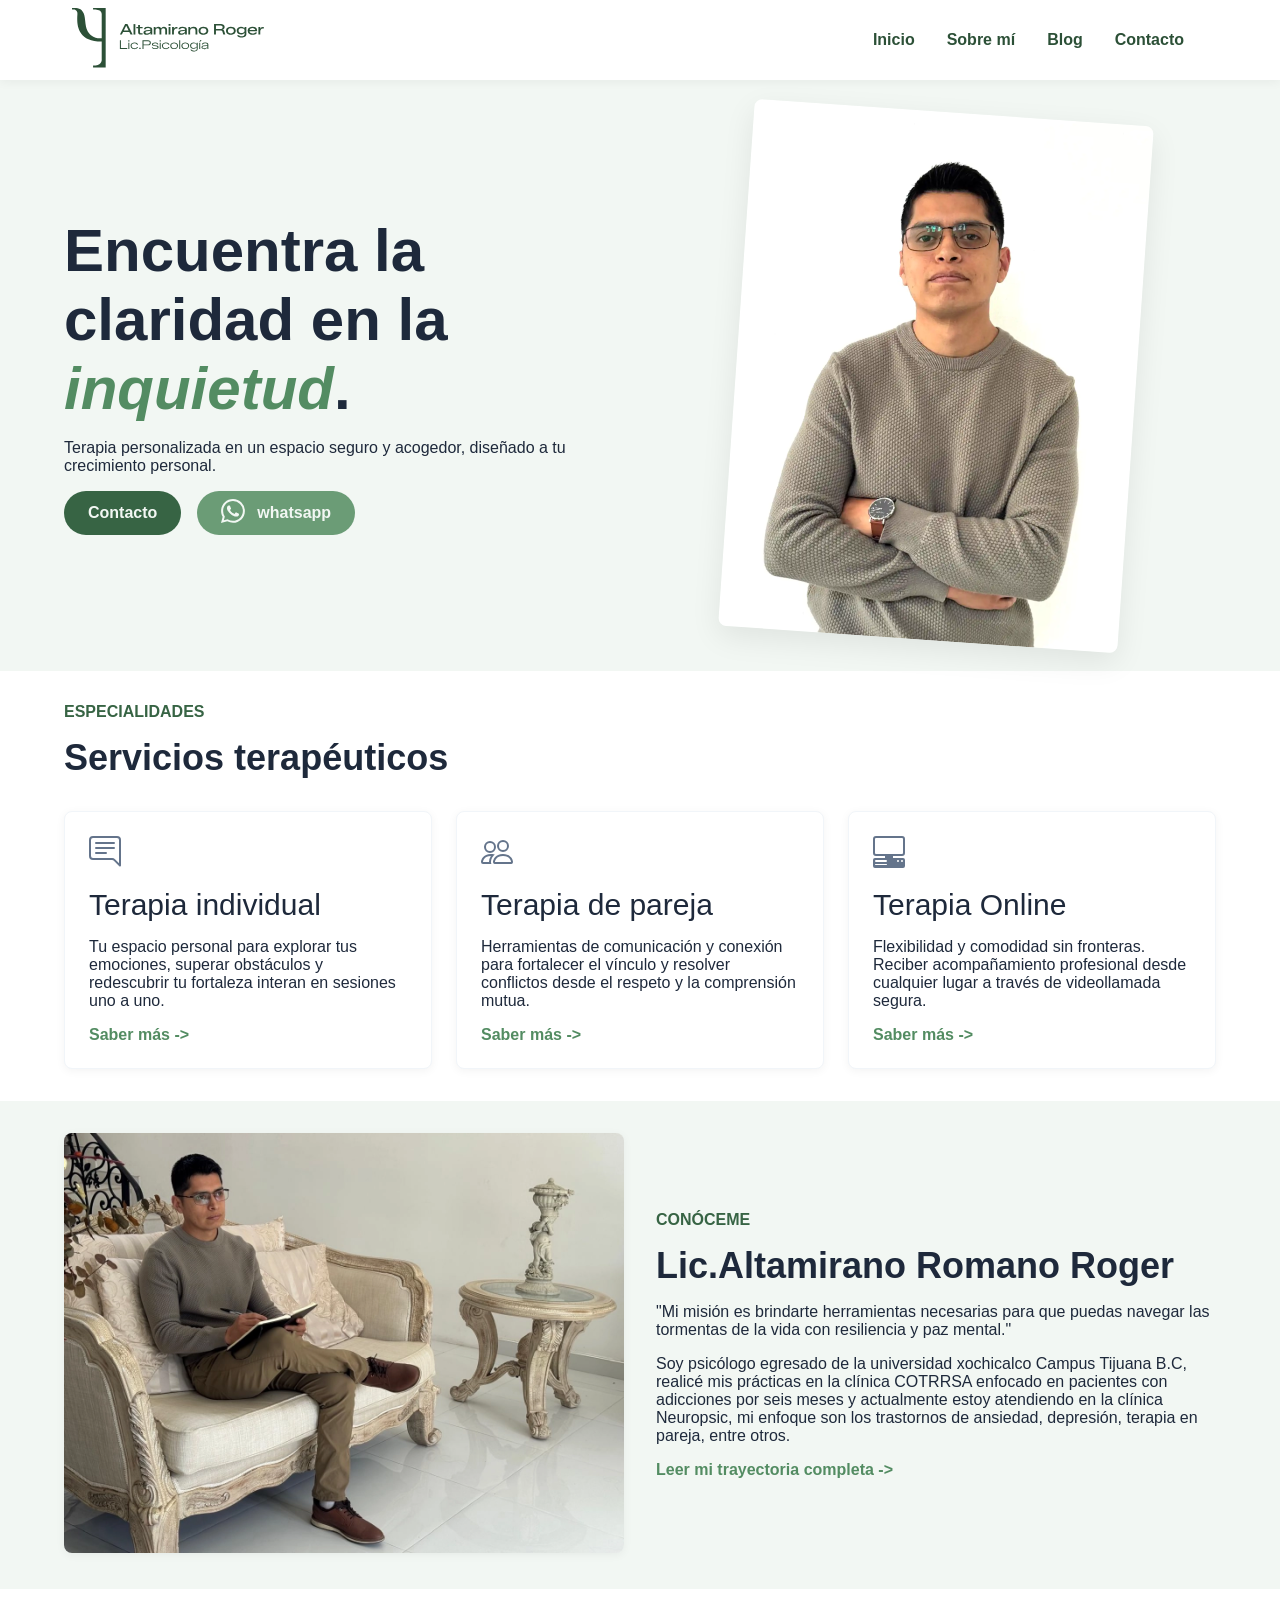
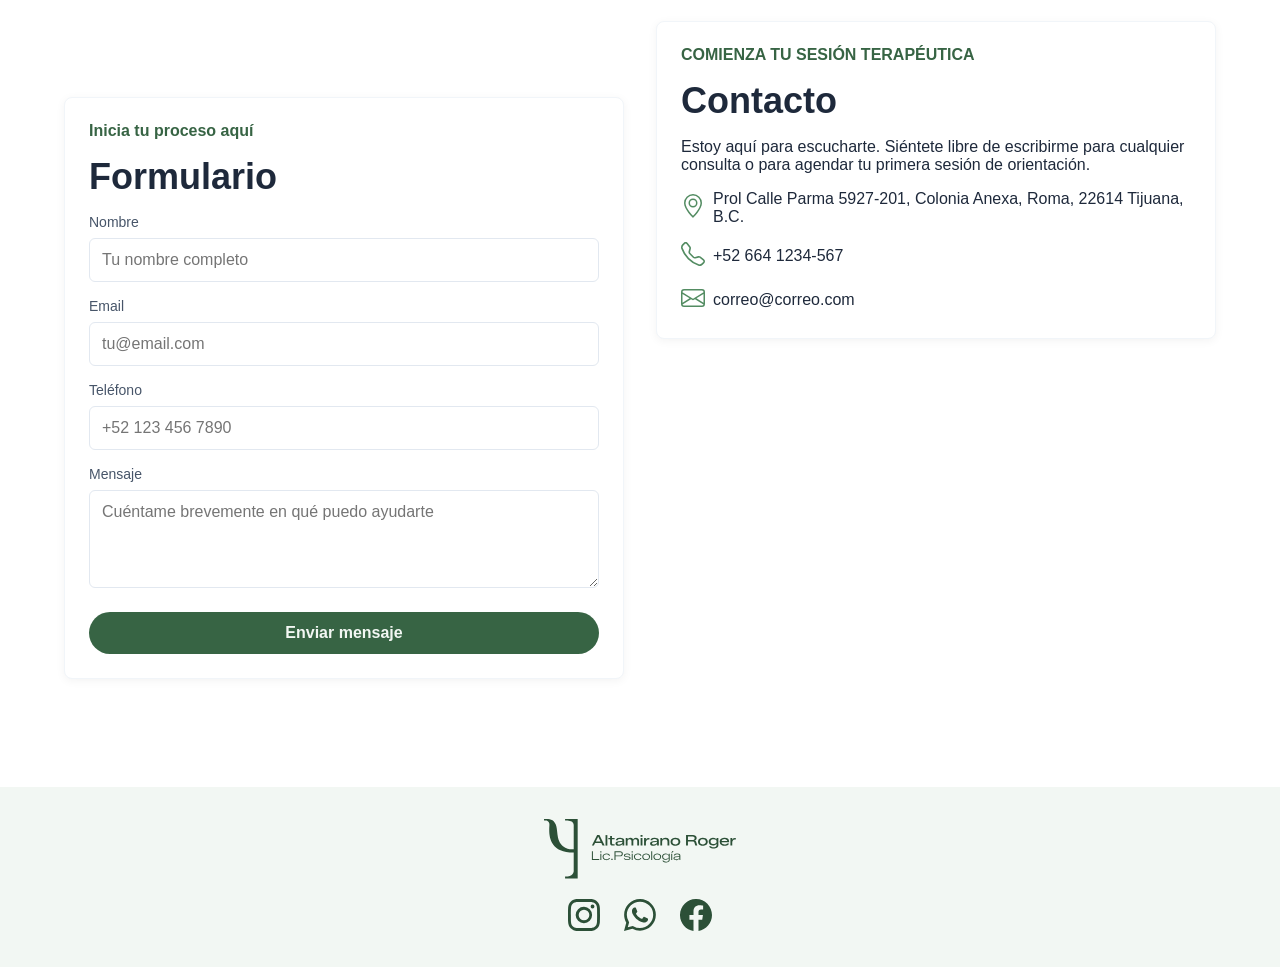
<file: index.html>
<!doctype html>
<html lang="en">
  <head>
    <meta charset="UTF-8" />
    <meta name="viewport" content="width=device-width, initial-scale=1.0" />
    <link rel="stylesheet" href="styles.css" />
    <title>Inicio</title>
  </head>
  <body>
    <header>
      <nav class="nav__container">
        <a href="#"
          ><div class="logo color__primary-700">
            <svg
              xmlns="http://www.w3.org/2000/svg"
              xml:space="preserve"
              style="
                fill-rule: evenodd;
                clip-rule: evenodd;
                stroke-linejoin: round;
                stroke-miterlimit: 2;
              "
              viewBox="0 0 923 287"
            >
              <path
                d="m.005 0 .357-.714h.156L.875 0H.731L.414-.654h.043L.138 0zm.179-.172v-.099h.5v.099z"
                style="fill: currentColor; fill-rule: nonzero"
                transform="translate(229.87 127.754)scale(70.48756)"
              />
              <path
                d="M.055-.714H.18V0H.055z"
                style="fill: currentColor; fill-rule: nonzero"
                transform="translate(291.865 127.754)scale(70.48756)"
              />
              <path
                d="M.3 0a.18.18 0 0 1-.122-.039.14.14 0 0 1-.044-.111v-.502h.125v.484q0 .041.023.061.022.02.058.02h.099v.088zM.012-.427v-.087H.15v.087zm.231 0v-.087h.196v.087z"
                style="fill: currentColor; fill-rule: nonzero"
                transform="translate(308.427 127.754)scale(70.48756)"
              />
              <path
                d="M.247.013a.27.27 0 0 1-.157-.04.13.13 0 0 1-.056-.112q0-.043.022-.075a.16.16 0 0 1 .065-.051.3.3 0 0 1 .107-.026l.227-.025a.1.1 0 0 0 .039-.013.04.04 0 0 0 .013-.03V-.36a.06.06 0 0 0-.019-.044.13.13 0 0 0-.054-.028.3.3 0 0 0-.084-.009.3.3 0 0 0-.115.018q-.042.018-.05.055H.06a.15.15 0 0 1 .044-.087.23.23 0 0 1 .099-.054.6.6 0 0 1 .15-.019q.093 0 .155.021a.2.2 0 0 1 .093.061.16.16 0 0 1 .031.102v.345h-.12V-.16l.013.016a.24.24 0 0 1-.062.086.3.3 0 0 1-.094.054.4.4 0 0 1-.122.018Zm.041-.089a.26.26 0 0 0 .155-.048.2.2 0 0 0 .047-.052.13.13 0 0 0 .017-.063v-.059l.021.03a.2.2 0 0 1-.039.015l-.064.011-.182.023a.1.1 0 0 0-.059.021.06.06 0 0 0-.019.044q0 .037.031.057a.2.2 0 0 0 .093.019Z"
                style="fill: currentColor; fill-rule: nonzero"
                transform="translate(341.221 127.754)scale(70.48756)"
              />
              <path
                d="M.054 0v-.514h.125v.136l-.013-.01A.2.2 0 0 1 .218-.47.2.2 0 0 1 .29-.514a.26.26 0 0 1 .171.002.2.2 0 0 1 .068.047.2.2 0 0 1 .039.082L.549-.384a.2.2 0 0 1 .048-.084.2.2 0 0 1 .075-.045.3.3 0 0 1 .087-.014q.062 0 .108.026a.17.17 0 0 1 .071.075.3.3 0 0 1 .025.12v.307H.839V-.29a.2.2 0 0 0-.015-.081.1.1 0 0 0-.042-.046.13.13 0 0 0-.064-.015.14.14 0 0 0-.075.019.13.13 0 0 0-.053.054.2.2 0 0 0-.019.083v.278H.446v-.291q0-.075-.033-.109a.12.12 0 0 0-.088-.034.14.14 0 0 0-.075.019.13.13 0 0 0-.053.054.2.2 0 0 0-.02.083v.278H.052Z"
                style="fill: currentColor; fill-rule: nonzero"
                transform="translate(389.108 127.754)scale(70.48756)"
              />
              <path
                d="M.056 0v-.514h.125V0zM.052-.597v-.117h.134v.117z"
                style="fill: currentColor; fill-rule: nonzero"
                transform="translate(460.49 127.754)scale(70.48756)"
              />
              <path
                d="M.054 0v-.514h.125v.175l-.01-.004a.3.3 0 0 1 .04-.101.16.16 0 0 1 .066-.054.2.2 0 0 1 .089-.017h.057v.107H.358a.18.18 0 0 0-.157.095.2.2 0 0 0-.022.096v.216H.054Z"
                style="fill: currentColor; fill-rule: nonzero"
                transform="translate(477.262 127.754)scale(70.48756)"
              />
              <path
                d="M.247.013a.27.27 0 0 1-.157-.04.13.13 0 0 1-.056-.112q0-.043.022-.075a.16.16 0 0 1 .065-.051.3.3 0 0 1 .107-.026l.227-.025a.1.1 0 0 0 .039-.013.04.04 0 0 0 .013-.03V-.36a.06.06 0 0 0-.019-.044.13.13 0 0 0-.054-.028.3.3 0 0 0-.084-.009.3.3 0 0 0-.115.018q-.042.018-.05.055H.06a.15.15 0 0 1 .044-.087.23.23 0 0 1 .099-.054.6.6 0 0 1 .15-.019q.093 0 .155.021a.2.2 0 0 1 .093.061.16.16 0 0 1 .031.102v.345h-.12V-.16l.013.016a.24.24 0 0 1-.062.086.3.3 0 0 1-.094.054.4.4 0 0 1-.122.018Zm.041-.089a.26.26 0 0 0 .155-.048.2.2 0 0 0 .047-.052.13.13 0 0 0 .017-.063v-.059l.021.03a.2.2 0 0 1-.039.015l-.064.011-.182.023a.1.1 0 0 0-.059.021.06.06 0 0 0-.019.044q0 .037.031.057a.2.2 0 0 0 .093.019Z"
                style="fill: currentColor; fill-rule: nonzero"
                transform="translate(507.588 127.754)scale(70.48756)"
              />
              <path
                d="M.054 0v-.514h.125v.149L.167-.381a.2.2 0 0 1 .057-.083.2.2 0 0 1 .086-.048.3.3 0 0 1 .108-.016q.06 0 .106.016.047.015.078.047a.2.2 0 0 1 .049.076q.017.045.017.104V0H.543v-.26a.2.2 0 0 0-.019-.093.13.13 0 0 0-.057-.06.2.2 0 0 0-.097-.021.2.2 0 0 0-.103.023.17.17 0 0 0-.091.155V0H.051Z"
                style="fill: currentColor; fill-rule: nonzero"
                transform="translate(555.474 127.754)scale(70.48756)"
              />
              <path
                d="M.365.014A.4.4 0 0 1 .188-.02a.26.26 0 0 1-.115-.095.25.25 0 0 1-.04-.143q0-.049.015-.091a.2.2 0 0 1 .043-.075.3.3 0 0 1 .069-.057.3.3 0 0 1 .092-.036.5.5 0 0 1 .291.021q.075.033.115.094a.25.25 0 0 1 .04.143.3.3 0 0 1-.015.091.2.2 0 0 1-.043.075.3.3 0 0 1-.069.057A.4.4 0 0 1 .478 0a.5.5 0 0 1-.114.012Zm0-.092a.3.3 0 0 0 .074-.009.17.17 0 0 0 .098-.064A.2.2 0 0 0 .561-.2a.2.2 0 0 0 .008-.057.2.2 0 0 0-.022-.091.16.16 0 0 0-.067-.064.24.24 0 0 0-.114-.023.3.3 0 0 0-.073.009.2.2 0 0 0-.098.063.17.17 0 0 0-.033.106q0 .05.023.091a.16.16 0 0 0 .068.065.24.24 0 0 0 .113.024Z"
                style="fill: currentColor; fill-rule: nonzero"
                transform="translate(606.094 127.754)scale(70.48756)"
              />
              <path
                d="M.07 0v-.714h.49q.07 0 .122.023a.2.2 0 0 1 .081.066.2.2 0 0 1 .029.106.2.2 0 0 1-.019.088.16.16 0 0 1-.057.064.2.2 0 0 1-.095.032v-.009a.2.2 0 0 1 .08.018.1.1 0 0 1 .045.043.3.3 0 0 1 .028.071l.061.213H.7L.644-.198a.13.13 0 0 0-.035-.064Q.585-.283.539-.283H.198v.284h-.13ZM.2-.385h.334a.2.2 0 0 0 .063-.012.1.1 0 0 0 .043-.038.13.13 0 0 0 .015-.066q0-.056-.034-.083a.14.14 0 0 0-.087-.027H.2v.227Z"
                style="fill: currentColor; fill-rule: nonzero"
                transform="translate(677.995 127.754)scale(70.48756)"
              />
              <path
                d="M.365.014A.4.4 0 0 1 .188-.02a.26.26 0 0 1-.115-.095.25.25 0 0 1-.04-.143q0-.049.015-.091a.2.2 0 0 1 .043-.075.3.3 0 0 1 .069-.057.3.3 0 0 1 .092-.036.5.5 0 0 1 .291.021q.075.033.115.094a.25.25 0 0 1 .04.143.3.3 0 0 1-.015.091.2.2 0 0 1-.043.075.3.3 0 0 1-.069.057A.4.4 0 0 1 .478 0a.5.5 0 0 1-.114.012Zm0-.092a.3.3 0 0 0 .074-.009.17.17 0 0 0 .098-.064A.2.2 0 0 0 .561-.2a.2.2 0 0 0 .008-.057.2.2 0 0 0-.022-.091.16.16 0 0 0-.067-.064.24.24 0 0 0-.114-.023.3.3 0 0 0-.073.009.2.2 0 0 0-.098.063.17.17 0 0 0-.033.106q0 .05.023.091a.16.16 0 0 0 .068.065.24.24 0 0 0 .113.024Z"
                style="fill: currentColor; fill-rule: nonzero"
                transform="translate(738.075 127.754)scale(70.48756)"
              />
              <path
                d="M.371.204a.5.5 0 0 1-.15-.019A.3.3 0 0 1 .115.13.16.16 0 0 1 .064.04h.127A.1.1 0 0 0 .253.1a.3.3 0 0 0 .12.018.3.3 0 0 0 .103-.017.15.15 0 0 0 .068-.048.12.12 0 0 0 .024-.075v-.14l.013.021a.2.2 0 0 1-.062.07.3.3 0 0 1-.089.044.38.38 0 0 1-.253-.016.25.25 0 0 1-.105-.089.25.25 0 0 1-.039-.14q0-.049.014-.089a.23.23 0 0 1 .104-.125.35.35 0 0 1 .278-.03q.05.015.089.043a.2.2 0 0 1 .062.071l-.013.02v-.134h.125v.491a.2.2 0 0 1-.027.102.2.2 0 0 1-.072.071.3.3 0 0 1-.103.041.5.5 0 0 1-.12.013Zm-.01-.308A.3.3 0 0 0 .43-.112a.2.2 0 0 0 .058-.022.15.15 0 0 0 .072-.081.2.2 0 0 0 .01-.056.15.15 0 0 0-.027-.088.2.2 0 0 0-.074-.058.3.3 0 0 0-.176-.012.2.2 0 0 0-.097.056.2.2 0 0 0-.026.046.2.2 0 0 0-.009.056q0 .05.024.088a.16.16 0 0 0 .069.058q.045.02.106.02Z"
                style="fill: currentColor; fill-rule: nonzero"
                transform="translate(789.573 127.754)scale(70.48756)"
              />
              <path
                d="M.361.014A.4.4 0 0 1 .186-.02a.25.25 0 0 1-.154-.238q0-.049.015-.091A.2.2 0 0 1 .09-.424a.3.3 0 0 1 .16-.093.5.5 0 0 1 .244.005q.06.018.102.054.043.037.064.094a.4.4 0 0 1 .02.136H.111v-.077h.441a.2.2 0 0 0-.02-.058.1.1 0 0 0-.04-.042.2.2 0 0 0-.057-.026.3.3 0 0 0-.073-.009.3.3 0 0 0-.073.009.2.2 0 0 0-.058.025.2.2 0 0 0-.041.038.2.2 0 0 0-.034.11q0 .052.023.094a.16.16 0 0 0 .07.065.25.25 0 0 0 .114.024.3.3 0 0 0 .111-.018.14.14 0 0 0 .065-.052h.13a.2.2 0 0 1-.052.081.3.3 0 0 1-.1.057.5.5 0 0 1-.157.021Z"
                style="fill: currentColor; fill-rule: nonzero"
                transform="translate(842.27 127.754)scale(70.48756)"
              />
              <path
                d="M.054 0v-.514h.125v.175l-.01-.004a.3.3 0 0 1 .04-.101.16.16 0 0 1 .066-.054.2.2 0 0 1 .089-.017h.057v.107H.358a.18.18 0 0 0-.157.095.2.2 0 0 0-.022.096v.216H.054Z"
                style="fill: currentColor; fill-rule: nonzero"
                transform="translate(892.481 127.754)scale(70.48756)"
              />
              <path
                d="M.078 0v-.714h.084v.645h.524V0z"
                style="fill: currentColor; fill-rule: nonzero"
                transform="translate(225.674 196.883)scale(58.03385)"
              />
              <path
                d="M.063 0v-.514h.081V0zM.057-.613v-.101h.094v.101z"
                style="fill: currentColor; fill-rule: nonzero"
                transform="translate(267.202 196.883)scale(58.03385)"
              />
              <path
                d="M.358.014A.4.4 0 0 1 .19-.019a.26.26 0 0 1-.152-.239q0-.05.014-.091a.2.2 0 0 1 .043-.075.3.3 0 0 1 .067-.056.3.3 0 0 1 .089-.035.46.46 0 0 1 .251.011.3.3 0 0 1 .103.063.17.17 0 0 1 .05.089H.569A.2.2 0 0 0 .53-.406a.2.2 0 0 0-.069-.041.3.3 0 0 0-.102-.016.3.3 0 0 0-.084.01.3.3 0 0 0-.066.028.18.18 0 0 0-.086.168q0 .06.027.106a.2.2 0 0 0 .079.074.3.3 0 0 0 .13.027.26.26 0 0 0 .138-.032.2.2 0 0 0 .072-.078h.086a.2.2 0 0 1-.052.091.3.3 0 0 1-.102.062.4.4 0 0 1-.143.022Z"
                style="fill: currentColor; fill-rule: nonzero"
                transform="translate(279.26 196.883)scale(58.03385)"
              />
              <path
                d="M.076-.109h.11V0h-.11z"
                style="fill: currentColor; fill-rule: nonzero"
                transform="translate(319.049 196.883)scale(58.03385)"
              />
              <path
                d="M.078 0v-.714H.54q.05 0 .091.013a.2.2 0 0 1 .073.04q.031.027.048.066a.2.2 0 0 1 .017.091.2.2 0 0 1-.017.091.2.2 0 0 1-.121.104.3.3 0 0 1-.091.013H.163v.297zm.085-.366h.365q.049 0 .083-.017a.1.1 0 0 0 .051-.048.15.15 0 0 0 .018-.074.14.14 0 0 0-.039-.103.16.16 0 0 0-.112-.038H.164v.28Z"
                style="fill: currentColor; fill-rule: nonzero"
                transform="translate(334.256 196.883)scale(58.03385)"
              />
              <path
                d="M.32.014A.5.5 0 0 1 .191 0a.3.3 0 0 1-.086-.038.2.2 0 0 1-.049-.053.2.2 0 0 1-.019-.059h.084q.006.022.025.045a.15.15 0 0 0 .061.039.3.3 0 0 0 .113.016.4.4 0 0 0 .11-.012.12.12 0 0 0 .059-.033.07.07 0 0 0 .018-.045.06.06 0 0 0-.022-.047Q.463-.21.401-.217L.225-.242a.3.3 0 0 1-.132-.045.1.1 0 0 1-.042-.09q0-.032.016-.059a.2.2 0 0 1 .048-.048.3.3 0 0 1 .081-.032.5.5 0 0 1 .115-.012q.084 0 .141.019t.087.053.038.078H.493a.1.1 0 0 0-.025-.043.14.14 0 0 0-.056-.032.3.3 0 0 0-.1-.012.4.4 0 0 0-.098.011.13.13 0 0 0-.058.029.06.06 0 0 0-.019.043q0 .03.025.048a.2.2 0 0 0 .075.024l.169.023a.4.4 0 0 1 .1.024q.042.017.066.045a.1.1 0 0 1 .023.073.12.12 0 0 1-.019.069.15.15 0 0 1-.055.049.3.3 0 0 1-.086.03.6.6 0 0 1-.113.01Z"
                style="fill: currentColor; fill-rule: nonzero"
                transform="translate(381.53 196.883)scale(58.03385)"
              />
              <path
                d="M.063 0v-.514h.081V0zM.057-.613v-.101h.094v.101z"
                style="fill: currentColor; fill-rule: nonzero"
                transform="translate(418.04 196.883)scale(58.03385)"
              />
              <path
                d="M.358.014A.4.4 0 0 1 .19-.019a.26.26 0 0 1-.152-.239q0-.05.014-.091a.2.2 0 0 1 .043-.075.3.3 0 0 1 .067-.056.3.3 0 0 1 .089-.035.46.46 0 0 1 .251.011.3.3 0 0 1 .103.063.17.17 0 0 1 .05.089H.569A.2.2 0 0 0 .53-.406a.2.2 0 0 0-.069-.041.3.3 0 0 0-.102-.016.3.3 0 0 0-.084.01.3.3 0 0 0-.066.028.18.18 0 0 0-.086.168q0 .06.027.106a.2.2 0 0 0 .079.074.3.3 0 0 0 .13.027.26.26 0 0 0 .138-.032.2.2 0 0 0 .072-.078h.086a.2.2 0 0 1-.052.091.3.3 0 0 1-.102.062.4.4 0 0 1-.143.022Z"
                style="fill: currentColor; fill-rule: nonzero"
                transform="translate(430.1 196.883)scale(58.03385)"
              />
              <path
                d="M.359.014A.4.4 0 0 1 .19-.019a.26.26 0 0 1-.113-.095.26.26 0 0 1-.04-.144q0-.05.015-.091a.2.2 0 0 1 .043-.075.3.3 0 0 1 .067-.056.3.3 0 0 1 .089-.035.46.46 0 0 1 .276.021.26.26 0 0 1 .112.093q.04.06.04.144a.25.25 0 0 1-.124.224.3.3 0 0 1-.089.035.5.5 0 0 1-.108.012Zm0-.064a.3.3 0 0 0 .084-.01.2.2 0 0 0 .066-.029.2.2 0 0 0 .076-.102.2.2 0 0 0 .01-.067.19.19 0 0 0-.105-.179.3.3 0 0 0-.13-.027.3.3 0 0 0-.084.01.3.3 0 0 0-.066.028.18.18 0 0 0-.086.168q0 .059.027.106a.2.2 0 0 0 .079.074.3.3 0 0 0 .129.027Z"
                style="fill: currentColor; fill-rule: nonzero"
                transform="translate(470.236 196.883)scale(58.03385)"
              />
              <path
                d="M.062-.714h.081V0H.062z"
                style="fill: currentColor; fill-rule: nonzero"
                transform="translate(511.851 196.883)scale(58.03385)"
              />
              <path
                d="M.359.014A.4.4 0 0 1 .19-.019a.26.26 0 0 1-.113-.095.26.26 0 0 1-.04-.144q0-.05.015-.091a.2.2 0 0 1 .043-.075.3.3 0 0 1 .067-.056.3.3 0 0 1 .089-.035.46.46 0 0 1 .276.021.26.26 0 0 1 .112.093q.04.06.04.144a.25.25 0 0 1-.124.224.3.3 0 0 1-.089.035.5.5 0 0 1-.108.012Zm0-.064a.3.3 0 0 0 .084-.01.2.2 0 0 0 .066-.029.2.2 0 0 0 .076-.102.2.2 0 0 0 .01-.067.19.19 0 0 0-.105-.179.3.3 0 0 0-.13-.027.3.3 0 0 0-.084.01.3.3 0 0 0-.066.028.18.18 0 0 0-.086.168q0 .059.027.106a.2.2 0 0 0 .079.074.3.3 0 0 0 .129.027Z"
                style="fill: currentColor; fill-rule: nonzero"
                transform="translate(523.79 196.883)scale(58.03385)"
              />
              <path
                d="M.362.204A.5.5 0 0 1 .217.185a.23.23 0 0 1-.1-.054.17.17 0 0 1-.049-.087h.086a.13.13 0 0 0 .072.074.4.4 0 0 0 .139.023A.3.3 0 0 0 .486.12a.2.2 0 0 0 .08-.058.14.14 0 0 0 .028-.086v-.145l.01.011a.2.2 0 0 1-.068.081.3.3 0 0 1-.094.047.4.4 0 0 1-.257-.017.24.24 0 0 1-.145-.226q0-.046.014-.087A.24.24 0 0 1 .16-.484.3.3 0 0 1 .335-.53q.056 0 .107.015.052.015.094.046a.2.2 0 0 1 .068.081l-.01.011v-.138h.08v.497a.2.2 0 0 1-.026.096.2.2 0 0 1-.069.069.3.3 0 0 1-.1.042.5.5 0 0 1-.118.014ZM.351-.077a.3.3 0 0 0 .145-.035.2.2 0 0 0 .086-.095.2.2 0 0 0 .012-.065.17.17 0 0 0-.032-.102.2.2 0 0 0-.087-.067.3.3 0 0 0-.124-.024.3.3 0 0 0-.077.009.2.2 0 0 0-.063.025.18.18 0 0 0-.087.159.18.18 0 0 0 .107.17.3.3 0 0 0 .121.024Z"
                style="fill: currentColor; fill-rule: nonzero"
                transform="translate(565.406 196.883)scale(58.03385)"
              />
              <path
                d="M.063 0v-.514h.081V0zm.001-.597.103-.137h.095l-.118.137z"
                style="fill: currentColor; fill-rule: nonzero"
                transform="translate(608.036 196.883)scale(58.03385)"
              />
              <path
                d="M.252.013a.26.26 0 0 1-.157-.04.13.13 0 0 1-.055-.112q0-.04.021-.071a.2.2 0 0 1 .06-.05.3.3 0 0 1 .096-.025l.255-.029q.03-.003.043-.015a.04.04 0 0 0 .014-.033v-.001a.08.08 0 0 0-.02-.052.13.13 0 0 0-.06-.036.3.3 0 0 0-.104-.013.3.3 0 0 0-.137.026q-.047.025-.056.066H.07a.14.14 0 0 1 .038-.08A.2.2 0 0 1 .2-.506a.5.5 0 0 1 .145-.02q.093 0 .151.021a.17.17 0 0 1 .086.06.16.16 0 0 1 .028.091v.355H.531v-.17l.008.011a.27.27 0 0 1-.16.153.4.4 0 0 1-.125.02Zm.022-.065a.3.3 0 0 0 .179-.057.2.2 0 0 0 .055-.062.15.15 0 0 0 .02-.074v-.053l.015.021-.039.013-.063.011-.221.028a.14.14 0 0 0-.071.026.07.07 0 0 0-.024.054q0 .046.038.07a.2.2 0 0 0 .111.023"
                style="fill: currentColor; fill-rule: nonzero"
                transform="translate(620.095 196.883)scale(58.03385)"
              />
              <path
                d="M161.822 0h-60.6v7.137s41.527-4.643 41.527 22.061v116.146s-69.123 8.984-77.863-70.077c-2.629-23.784-3.49-38.256-8.449-49.314C44.31-1.089 24.468.043 0-.001v7.137s25.954-4.484 25.954 18.817S6.542 161.565 142.749 161.565v84.352s4.711 31.145-41.527 31.145v9.084h60.6"
                style="fill: currentColor"
              />
            </svg></div
        ></a>
        <button href="#" class="menu__btn" id="menuBtn">☰</button>

        <ul class="nav__links" id="navLinks">
          <li><a href="index.html">Inicio</a></li>
          <li><a href="about.html">Sobre mí</a></li>
          <li><a href="blog.html">Blog</a></li>
          <li><a href="contact.html">Contacto</a></li>
        </ul>
      </nav>
    </header>
    <a class="btn__absolute" href="https://www.whatsapp.com/?lang=es">
      <div class="icon-md">
        <svg
          xmlns="http://www.w3.org/2000/svg"
          fill="currentColor"
          class="bi bi-whatsapp"
          viewBox="0 0 16 16"
        >
          <path
            d="M13.601 2.326A7.85 7.85 0 0 0 7.994 0C3.627 0 .068 3.558.064 7.926c0 1.399.366 2.76 1.057 3.965L0 16l4.204-1.102a7.9 7.9 0 0 0 3.79.965h.004c4.368 0 7.926-3.558 7.93-7.93A7.9 7.9 0 0 0 13.6 2.326zM7.994 14.521a6.6 6.6 0 0 1-3.356-.92l-.24-.144-2.494.654.666-2.433-.156-.251a6.56 6.56 0 0 1-1.007-3.505c0-3.626 2.957-6.584 6.591-6.584a6.56 6.56 0 0 1 4.66 1.931 6.56 6.56 0 0 1 1.928 4.66c-.004 3.639-2.961 6.592-6.592 6.592m3.615-4.934c-.197-.099-1.17-.578-1.353-.646-.182-.065-.315-.099-.445.099-.133.197-.513.646-.627.775-.114.133-.232.148-.43.05-.197-.1-.836-.308-1.592-.985-.59-.525-.985-1.175-1.103-1.372-.114-.198-.011-.304.088-.403.087-.088.197-.232.296-.346.1-.114.133-.198.198-.33.065-.134.034-.248-.015-.347-.05-.099-.445-1.076-.612-1.47-.16-.389-.323-.335-.445-.34-.114-.007-.247-.007-.38-.007a.73.73 0 0 0-.529.247c-.182.198-.691.677-.691 1.654s.71 1.916.81 2.049c.098.133 1.394 2.132 3.383 2.992.47.205.84.326 1.129.418.475.152.904.129 1.246.08.38-.058 1.171-.48 1.338-.943.164-.464.164-.86.114-.943-.049-.084-.182-.133-.38-.232"
          />
        </svg>
      </div>
    </a>
    <section class="hero section">
      <div class="container">
        <div class="content">
          <h1>
            Encuentra la claridad en la
            <span class="color__primary-500 cursive">inquietud</span>.
          </h1>
          <p>
            Terapia personalizada en un espacio seguro y acogedor, diseñado a tu
            crecimiento personal.
          </p>
          <div class="btn__content">
            <button href="#" class="btn__primary">Contacto</button>
            <button href="#" class="btn__secondary justify__content">
              <div class="icon-sm">
                <svg
                  xmlns="http://www.w3.org/2000/svg"
                  fill="currentColor"
                  class="bi bi-whatsapp"
                  viewBox="0 0 16 16"
                >
                  <path
                    d="M13.601 2.326A7.85 7.85 0 0 0 7.994 0C3.627 0 .068 3.558.064 7.926c0 1.399.366 2.76 1.057 3.965L0 16l4.204-1.102a7.9 7.9 0 0 0 3.79.965h.004c4.368 0 7.926-3.558 7.93-7.93A7.9 7.9 0 0 0 13.6 2.326zM7.994 14.521a6.6 6.6 0 0 1-3.356-.92l-.24-.144-2.494.654.666-2.433-.156-.251a6.56 6.56 0 0 1-1.007-3.505c0-3.626 2.957-6.584 6.591-6.584a6.56 6.56 0 0 1 4.66 1.931 6.56 6.56 0 0 1 1.928 4.66c-.004 3.639-2.961 6.592-6.592 6.592m3.615-4.934c-.197-.099-1.17-.578-1.353-.646-.182-.065-.315-.099-.445.099-.133.197-.513.646-.627.775-.114.133-.232.148-.43.05-.197-.1-.836-.308-1.592-.985-.59-.525-.985-1.175-1.103-1.372-.114-.198-.011-.304.088-.403.087-.088.197-.232.296-.346.1-.114.133-.198.198-.33.065-.134.034-.248-.015-.347-.05-.099-.445-1.076-.612-1.47-.16-.389-.323-.335-.445-.34-.114-.007-.247-.007-.38-.007a.73.73 0 0 0-.529.247c-.182.198-.691.677-.691 1.654s.71 1.916.81 2.049c.098.133 1.394 2.132 3.383 2.992.47.205.84.326 1.129.418.475.152.904.129 1.246.08.38-.058 1.171-.48 1.338-.943.164-.464.164-.86.114-.943-.049-.084-.182-.133-.38-.232"
                  />
                </svg>
              </div>
              <p class="bold">whatsapp</p>
            </button>
          </div>
        </div>

        <div class="hero__image">
          <img
            src="assets/fotoperfil.webp"
            loading="lazy"
            alt="psicólogo Altamirano Romano Roger"
          />
        </div>
      </div>
    </section>
    <section class="services section">
      <div class="container-v">
        <div class="content">
          <p class="color__primary-600 bold">ESPECIALIDADES</p>
          <h3>Servicios terapéuticos</h3>
        </div>
        <div class="columns-3">
          <div class="card">
            <div class="content">
              <div class="icon-md color__neutral-500">
                <svg
                  xmlns="http://www.w3.org/2000/svg"
                  fill="currentColor"
                  class="bi bi-chat-right-text"
                  viewBox="0 0 16 16"
                >
                  <path
                    d="M2 1a1 1 0 0 0-1 1v8a1 1 0 0 0 1 1h9.586a2 2 0 0 1 1.414.586l2 2V2a1 1 0 0 0-1-1zm12-1a2 2 0 0 1 2 2v12.793a.5.5 0 0 1-.854.353l-2.853-2.853a1 1 0 0 0-.707-.293H2a2 2 0 0 1-2-2V2a2 2 0 0 1 2-2z"
                  />
                  <path
                    d="M3 3.5a.5.5 0 0 1 .5-.5h9a.5.5 0 0 1 0 1h-9a.5.5 0 0 1-.5-.5M3 6a.5.5 0 0 1 .5-.5h9a.5.5 0 0 1 0 1h-9A.5.5 0 0 1 3 6m0 2.5a.5.5 0 0 1 .5-.5h5a.5.5 0 0 1 0 1h-5a.5.5 0 0 1-.5-.5"
                  />
                </svg>
              </div>
              <h4>Terapia individual</h4>
            </div>
            <p>
              Tu espacio personal para explorar tus emociones, superar
              obstáculos y redescubrir tu fortaleza interan en sesiones uno a
              uno.
            </p>
            <a>Saber más -></a>
          </div>
          <div class="card">
            <div class="content">
              <div class="icon-md color__neutral-500">
                <svg
                  fill="currentColor"
                  class="bi bi-people"
                  viewBox="0 0 16 16"
                >
                  <path
                    d="M15 14s1 0 1-1-1-4-5-4-5 3-5 4 1 1 1 1zm-7.978-1L7 12.996c.001-.264.167-1.03.76-1.72C8.312 10.629 9.282 10 11 10c1.717 0 2.687.63 3.24 1.276.593.69.758 1.457.76 1.72l-.008.002-.014.002zM11 7a2 2 0 1 0 0-4 2 2 0 0 0 0 4m3-2a3 3 0 1 1-6 0 3 3 0 0 1 6 0M6.936 9.28a6 6 0 0 0-1.23-.247A7 7 0 0 0 5 9c-4 0-5 3-5 4q0 1 1 1h4.216A2.24 2.24 0 0 1 5 13c0-1.01.377-2.042 1.09-2.904.243-.294.526-.569.846-.816M4.92 10A5.5 5.5 0 0 0 4 13H1c0-.26.164-1.03.76-1.724.545-.636 1.492-1.256 3.16-1.275ZM1.5 5.5a3 3 0 1 1 6 0 3 3 0 0 1-6 0m3-2a2 2 0 1 0 0 4 2 2 0 0 0 0-4"
                  />
                </svg>
              </div>
              <h4>Terapia de pareja</h4>
            </div>
            <p>
              Herramientas de comunicación y conexión para fortalecer el vínculo
              y resolver conflictos desde el respeto y la comprensión mutua.
            </p>
            <a>Saber más -></a>
          </div>
          <div class="card">
            <div class="content">
              <div class="icon-md color__neutral-500">
                <svg
                  xmlns="http://www.w3.org/2000/svg"
                  fill="currentColor"
                  class="bi bi-pc-display-horizontal"
                  viewBox="0 0 16 16"
                >
                  <path
                    d="M1.5 0A1.5 1.5 0 0 0 0 1.5v7A1.5 1.5 0 0 0 1.5 10H6v1H1a1 1 0 0 0-1 1v3a1 1 0 0 0 1 1h14a1 1 0 0 0 1-1v-3a1 1 0 0 0-1-1h-5v-1h4.5A1.5 1.5 0 0 0 16 8.5v-7A1.5 1.5 0 0 0 14.5 0zm0 1h13a.5.5 0 0 1 .5.5v7a.5.5 0 0 1-.5.5h-13a.5.5 0 0 1-.5-.5v-7a.5.5 0 0 1 .5-.5M12 12.5a.5.5 0 1 1 1 0 .5.5 0 0 1-1 0m2 0a.5.5 0 1 1 1 0 .5.5 0 0 1-1 0M1.5 12h5a.5.5 0 0 1 0 1h-5a.5.5 0 0 1 0-1M1 14.25a.25.25 0 0 1 .25-.25h5.5a.25.25 0 1 1 0 .5h-5.5a.25.25 0 0 1-.25-.25"
                  />
                </svg>
              </div>
              <h4>Terapia Online</h4>
            </div>
            <p>
              Flexibilidad y comodidad sin fronteras. Reciber acompañamiento
              profesional desde cualquier lugar a través de videollamada segura.
            </p>
            <a>Saber más -></a>
          </div>
        </div>
      </div>
    </section>
    <section class="about section">
      <div class="container">
        <div class="image">
          <img
            src="assets/heroimage.webp"
            loading="lazy"
            alt="Psicólogo Altamirano Romano Roger dando una terapia"
          />
        </div>
        <div class="content">
          <p class="bold color__primary-600">CONÓCEME</p>
          <h3>Lic.Altamirano Romano Roger</h3>
          <p>
            "Mi misión es brindarte herramientas necesarias para que puedas
            navegar las tormentas de la vida con resiliencia y paz mental."
          </p>
          <p>
            Soy psicólogo egresado de la universidad xochicalco Campus Tijuana
            B.C, realicé mis prácticas en la clínica COTRRSA enfocado en
            pacientes con adicciones por seis meses y actualmente estoy
            atendiendo en la clínica Neuropsic, mi enfoque son los trastornos de
            ansiedad, depresión, terapia en pareja, entre otros.
          </p>
          <a href="#">Leer mi trayectoria completa -></a>
        </div>
      </div>
    </section>
    <section class="contacts section">
      <div class="container">
        <form class="form card">
          <p class="bold color__primary-600">Inicia tu proceso aquí</p>
          <h3>Formulario</h3>
          <div class="form__group">
            <label>Nombre</label>
            <input type="text" placeholder="Tu nombre completo" />
          </div>

          <div class="form__group">
            <label>Email</label>
            <input type="email" placeholder="tu@email.com" />
          </div>

          <div class="form__group">
            <label>Teléfono</label>
            <input type="tel" placeholder="+52 123 456 7890" />
          </div>

          <div class="form__group">
            <label>Mensaje</label>
            <textarea
              rows="4"
              placeholder="Cuéntame brevemente en qué puedo ayudarte"
            ></textarea>
          </div>

          <button class="btn__primary">Enviar mensaje</button>
        </form>
        <div class="content">
          <div class="card">
            <p class="bold color__primary-600">
              COMIENZA TU SESIÓN TERAPÉUTICA
            </p>
            <h3>Contacto</h3>
            <p>
              Estoy aquí para escucharte. Siéntete libre de escribirme para
              cualquier consulta o para agendar tu primera sesión de
              orientación.
            </p>
            <div class="text__decoration">
              <div class="icon-sm color__primary-500">
                <svg
                  xmlns="http://www.w3.org/2000/svg"
                  fill="currentColor"
                  class="bi bi-geo-alt"
                  viewBox="0 0 16 16"
                >
                  <path
                    d="M12.166 8.94c-.524 1.062-1.234 2.12-1.96 3.07A32 32 0 0 1 8 14.58a32 32 0 0 1-2.206-2.57c-.726-.95-1.436-2.008-1.96-3.07C3.304 7.867 3 6.862 3 6a5 5 0 0 1 10 0c0 .862-.305 1.867-.834 2.94M8 16s6-5.686 6-10A6 6 0 0 0 2 6c0 4.314 6 10 6 10"
                  />
                  <path
                    d="M8 8a2 2 0 1 1 0-4 2 2 0 0 1 0 4m0 1a3 3 0 1 0 0-6 3 3 0 0 0 0 6"
                  />
                </svg>
              </div>
              <p>
                Prol Calle Parma 5927-201, Colonia Anexa, Roma, 22614 Tijuana,
                B.C.
              </p>
            </div>
            <div class="text__decoration">
              <div class="icon-sm color__primary-500">
                <svg
                  xmlns="http://www.w3.org/2000/svg"
                  fill="currentColor"
                  class="bi bi-telephone"
                  viewBox="0 0 16 16"
                >
                  <path
                    d="M3.654 1.328a.678.678 0 0 0-1.015-.063L1.605 2.3c-.483.484-.661 1.169-.45 1.77a17.6 17.6 0 0 0 4.168 6.608 17.6 17.6 0 0 0 6.608 4.168c.601.211 1.286.033 1.77-.45l1.034-1.034a.678.678 0 0 0-.063-1.015l-2.307-1.794a.68.68 0 0 0-.58-.122l-2.19.547a1.75 1.75 0 0 1-1.657-.459L5.482 8.062a1.75 1.75 0 0 1-.46-1.657l.548-2.19a.68.68 0 0 0-.122-.58zM1.884.511a1.745 1.745 0 0 1 2.612.163L6.29 2.98c.329.423.445.974.315 1.494l-.547 2.19a.68.68 0 0 0 .178.643l2.457 2.457a.68.68 0 0 0 .644.178l2.189-.547a1.75 1.75 0 0 1 1.494.315l2.306 1.794c.829.645.905 1.87.163 2.611l-1.034 1.034c-.74.74-1.846 1.065-2.877.702a18.6 18.6 0 0 1-7.01-4.42 18.6 18.6 0 0 1-4.42-7.009c-.362-1.03-.037-2.137.703-2.877z"
                  />
                </svg>
              </div>
              <p>+52 664 1234-567</p>
            </div>
            <div class="text__decoration">
              <div class="icon-sm color__primary-500">
                <svg
                  xmlns="http://www.w3.org/2000/svg"
                  fill="currentColor"
                  class="bi bi-envelope"
                  viewBox="0 0 16 16"
                >
                  <path
                    d="M0 4a2 2 0 0 1 2-2h12a2 2 0 0 1 2 2v8a2 2 0 0 1-2 2H2a2 2 0 0 1-2-2zm2-1a1 1 0 0 0-1 1v.217l7 4.2 7-4.2V4a1 1 0 0 0-1-1zm13 2.383-4.708 2.825L15 11.105zm-.034 6.876-5.64-3.471L8 9.583l-1.326-.795-5.64 3.47A1 1 0 0 0 2 13h12a1 1 0 0 0 .966-.741M1 11.105l4.708-2.897L1 5.383z"
                  />
                </svg>
              </div>
              <p>correo@correo.com</p>
            </div>
          </div>
          <iframe
            class="map"
            src="https://www.google.com/maps/embed?pb=!1m18!1m12!1m3!1d3363.9414615789906!2d-117.06288748758212!3d32.52771037365933!2m3!1f0!2f0!3f0!3m2!1i1024!2i768!4f13.1!3m3!1m2!1s0x80d949ac4457be41%3A0xdc8d1da6bc6dee7d!2sCentro%20Neuropsic%20M%C3%A9xico!5e0!3m2!1ses-419!2smx!4v1774136555473!5m2!1ses-419!2smx"
            style="border: 0"
            allowfullscreen=""
            loading="lazy"
            referrerpolicy="no-referrer-when-downgrade"
          ></iframe>
        </div>
      </div>
    </section>
    <footer class="footer section">
      <div class="content">
        <a href="#"
          ><div class="logo color__primary-700">
            <svg
              xmlns="http://www.w3.org/2000/svg"
              xml:space="preserve"
              style="
                fill-rule: evenodd;
                clip-rule: evenodd;
                stroke-linejoin: round;
                stroke-miterlimit: 2;
              "
              viewBox="0 0 923 287"
            >
              <path
                d="m.005 0 .357-.714h.156L.875 0H.731L.414-.654h.043L.138 0zm.179-.172v-.099h.5v.099z"
                style="fill: currentColor; fill-rule: nonzero"
                transform="translate(229.87 127.754)scale(70.48756)"
              />
              <path
                d="M.055-.714H.18V0H.055z"
                style="fill: currentColor; fill-rule: nonzero"
                transform="translate(291.865 127.754)scale(70.48756)"
              />
              <path
                d="M.3 0a.18.18 0 0 1-.122-.039.14.14 0 0 1-.044-.111v-.502h.125v.484q0 .041.023.061.022.02.058.02h.099v.088zM.012-.427v-.087H.15v.087zm.231 0v-.087h.196v.087z"
                style="fill: currentColor; fill-rule: nonzero"
                transform="translate(308.427 127.754)scale(70.48756)"
              />
              <path
                d="M.247.013a.27.27 0 0 1-.157-.04.13.13 0 0 1-.056-.112q0-.043.022-.075a.16.16 0 0 1 .065-.051.3.3 0 0 1 .107-.026l.227-.025a.1.1 0 0 0 .039-.013.04.04 0 0 0 .013-.03V-.36a.06.06 0 0 0-.019-.044.13.13 0 0 0-.054-.028.3.3 0 0 0-.084-.009.3.3 0 0 0-.115.018q-.042.018-.05.055H.06a.15.15 0 0 1 .044-.087.23.23 0 0 1 .099-.054.6.6 0 0 1 .15-.019q.093 0 .155.021a.2.2 0 0 1 .093.061.16.16 0 0 1 .031.102v.345h-.12V-.16l.013.016a.24.24 0 0 1-.062.086.3.3 0 0 1-.094.054.4.4 0 0 1-.122.018Zm.041-.089a.26.26 0 0 0 .155-.048.2.2 0 0 0 .047-.052.13.13 0 0 0 .017-.063v-.059l.021.03a.2.2 0 0 1-.039.015l-.064.011-.182.023a.1.1 0 0 0-.059.021.06.06 0 0 0-.019.044q0 .037.031.057a.2.2 0 0 0 .093.019Z"
                style="fill: currentColor; fill-rule: nonzero"
                transform="translate(341.221 127.754)scale(70.48756)"
              />
              <path
                d="M.054 0v-.514h.125v.136l-.013-.01A.2.2 0 0 1 .218-.47.2.2 0 0 1 .29-.514a.26.26 0 0 1 .171.002.2.2 0 0 1 .068.047.2.2 0 0 1 .039.082L.549-.384a.2.2 0 0 1 .048-.084.2.2 0 0 1 .075-.045.3.3 0 0 1 .087-.014q.062 0 .108.026a.17.17 0 0 1 .071.075.3.3 0 0 1 .025.12v.307H.839V-.29a.2.2 0 0 0-.015-.081.1.1 0 0 0-.042-.046.13.13 0 0 0-.064-.015.14.14 0 0 0-.075.019.13.13 0 0 0-.053.054.2.2 0 0 0-.019.083v.278H.446v-.291q0-.075-.033-.109a.12.12 0 0 0-.088-.034.14.14 0 0 0-.075.019.13.13 0 0 0-.053.054.2.2 0 0 0-.02.083v.278H.052Z"
                style="fill: currentColor; fill-rule: nonzero"
                transform="translate(389.108 127.754)scale(70.48756)"
              />
              <path
                d="M.056 0v-.514h.125V0zM.052-.597v-.117h.134v.117z"
                style="fill: currentColor; fill-rule: nonzero"
                transform="translate(460.49 127.754)scale(70.48756)"
              />
              <path
                d="M.054 0v-.514h.125v.175l-.01-.004a.3.3 0 0 1 .04-.101.16.16 0 0 1 .066-.054.2.2 0 0 1 .089-.017h.057v.107H.358a.18.18 0 0 0-.157.095.2.2 0 0 0-.022.096v.216H.054Z"
                style="fill: currentColor; fill-rule: nonzero"
                transform="translate(477.262 127.754)scale(70.48756)"
              />
              <path
                d="M.247.013a.27.27 0 0 1-.157-.04.13.13 0 0 1-.056-.112q0-.043.022-.075a.16.16 0 0 1 .065-.051.3.3 0 0 1 .107-.026l.227-.025a.1.1 0 0 0 .039-.013.04.04 0 0 0 .013-.03V-.36a.06.06 0 0 0-.019-.044.13.13 0 0 0-.054-.028.3.3 0 0 0-.084-.009.3.3 0 0 0-.115.018q-.042.018-.05.055H.06a.15.15 0 0 1 .044-.087.23.23 0 0 1 .099-.054.6.6 0 0 1 .15-.019q.093 0 .155.021a.2.2 0 0 1 .093.061.16.16 0 0 1 .031.102v.345h-.12V-.16l.013.016a.24.24 0 0 1-.062.086.3.3 0 0 1-.094.054.4.4 0 0 1-.122.018Zm.041-.089a.26.26 0 0 0 .155-.048.2.2 0 0 0 .047-.052.13.13 0 0 0 .017-.063v-.059l.021.03a.2.2 0 0 1-.039.015l-.064.011-.182.023a.1.1 0 0 0-.059.021.06.06 0 0 0-.019.044q0 .037.031.057a.2.2 0 0 0 .093.019Z"
                style="fill: currentColor; fill-rule: nonzero"
                transform="translate(507.588 127.754)scale(70.48756)"
              />
              <path
                d="M.054 0v-.514h.125v.149L.167-.381a.2.2 0 0 1 .057-.083.2.2 0 0 1 .086-.048.3.3 0 0 1 .108-.016q.06 0 .106.016.047.015.078.047a.2.2 0 0 1 .049.076q.017.045.017.104V0H.543v-.26a.2.2 0 0 0-.019-.093.13.13 0 0 0-.057-.06.2.2 0 0 0-.097-.021.2.2 0 0 0-.103.023.17.17 0 0 0-.091.155V0H.051Z"
                style="fill: currentColor; fill-rule: nonzero"
                transform="translate(555.474 127.754)scale(70.48756)"
              />
              <path
                d="M.365.014A.4.4 0 0 1 .188-.02a.26.26 0 0 1-.115-.095.25.25 0 0 1-.04-.143q0-.049.015-.091a.2.2 0 0 1 .043-.075.3.3 0 0 1 .069-.057.3.3 0 0 1 .092-.036.5.5 0 0 1 .291.021q.075.033.115.094a.25.25 0 0 1 .04.143.3.3 0 0 1-.015.091.2.2 0 0 1-.043.075.3.3 0 0 1-.069.057A.4.4 0 0 1 .478 0a.5.5 0 0 1-.114.012Zm0-.092a.3.3 0 0 0 .074-.009.17.17 0 0 0 .098-.064A.2.2 0 0 0 .561-.2a.2.2 0 0 0 .008-.057.2.2 0 0 0-.022-.091.16.16 0 0 0-.067-.064.24.24 0 0 0-.114-.023.3.3 0 0 0-.073.009.2.2 0 0 0-.098.063.17.17 0 0 0-.033.106q0 .05.023.091a.16.16 0 0 0 .068.065.24.24 0 0 0 .113.024Z"
                style="fill: currentColor; fill-rule: nonzero"
                transform="translate(606.094 127.754)scale(70.48756)"
              />
              <path
                d="M.07 0v-.714h.49q.07 0 .122.023a.2.2 0 0 1 .081.066.2.2 0 0 1 .029.106.2.2 0 0 1-.019.088.16.16 0 0 1-.057.064.2.2 0 0 1-.095.032v-.009a.2.2 0 0 1 .08.018.1.1 0 0 1 .045.043.3.3 0 0 1 .028.071l.061.213H.7L.644-.198a.13.13 0 0 0-.035-.064Q.585-.283.539-.283H.198v.284h-.13ZM.2-.385h.334a.2.2 0 0 0 .063-.012.1.1 0 0 0 .043-.038.13.13 0 0 0 .015-.066q0-.056-.034-.083a.14.14 0 0 0-.087-.027H.2v.227Z"
                style="fill: currentColor; fill-rule: nonzero"
                transform="translate(677.995 127.754)scale(70.48756)"
              />
              <path
                d="M.365.014A.4.4 0 0 1 .188-.02a.26.26 0 0 1-.115-.095.25.25 0 0 1-.04-.143q0-.049.015-.091a.2.2 0 0 1 .043-.075.3.3 0 0 1 .069-.057.3.3 0 0 1 .092-.036.5.5 0 0 1 .291.021q.075.033.115.094a.25.25 0 0 1 .04.143.3.3 0 0 1-.015.091.2.2 0 0 1-.043.075.3.3 0 0 1-.069.057A.4.4 0 0 1 .478 0a.5.5 0 0 1-.114.012Zm0-.092a.3.3 0 0 0 .074-.009.17.17 0 0 0 .098-.064A.2.2 0 0 0 .561-.2a.2.2 0 0 0 .008-.057.2.2 0 0 0-.022-.091.16.16 0 0 0-.067-.064.24.24 0 0 0-.114-.023.3.3 0 0 0-.073.009.2.2 0 0 0-.098.063.17.17 0 0 0-.033.106q0 .05.023.091a.16.16 0 0 0 .068.065.24.24 0 0 0 .113.024Z"
                style="fill: currentColor; fill-rule: nonzero"
                transform="translate(738.075 127.754)scale(70.48756)"
              />
              <path
                d="M.371.204a.5.5 0 0 1-.15-.019A.3.3 0 0 1 .115.13.16.16 0 0 1 .064.04h.127A.1.1 0 0 0 .253.1a.3.3 0 0 0 .12.018.3.3 0 0 0 .103-.017.15.15 0 0 0 .068-.048.12.12 0 0 0 .024-.075v-.14l.013.021a.2.2 0 0 1-.062.07.3.3 0 0 1-.089.044.38.38 0 0 1-.253-.016.25.25 0 0 1-.105-.089.25.25 0 0 1-.039-.14q0-.049.014-.089a.23.23 0 0 1 .104-.125.35.35 0 0 1 .278-.03q.05.015.089.043a.2.2 0 0 1 .062.071l-.013.02v-.134h.125v.491a.2.2 0 0 1-.027.102.2.2 0 0 1-.072.071.3.3 0 0 1-.103.041.5.5 0 0 1-.12.013Zm-.01-.308A.3.3 0 0 0 .43-.112a.2.2 0 0 0 .058-.022.15.15 0 0 0 .072-.081.2.2 0 0 0 .01-.056.15.15 0 0 0-.027-.088.2.2 0 0 0-.074-.058.3.3 0 0 0-.176-.012.2.2 0 0 0-.097.056.2.2 0 0 0-.026.046.2.2 0 0 0-.009.056q0 .05.024.088a.16.16 0 0 0 .069.058q.045.02.106.02Z"
                style="fill: currentColor; fill-rule: nonzero"
                transform="translate(789.573 127.754)scale(70.48756)"
              />
              <path
                d="M.361.014A.4.4 0 0 1 .186-.02a.25.25 0 0 1-.154-.238q0-.049.015-.091A.2.2 0 0 1 .09-.424a.3.3 0 0 1 .16-.093.5.5 0 0 1 .244.005q.06.018.102.054.043.037.064.094a.4.4 0 0 1 .02.136H.111v-.077h.441a.2.2 0 0 0-.02-.058.1.1 0 0 0-.04-.042.2.2 0 0 0-.057-.026.3.3 0 0 0-.073-.009.3.3 0 0 0-.073.009.2.2 0 0 0-.058.025.2.2 0 0 0-.041.038.2.2 0 0 0-.034.11q0 .052.023.094a.16.16 0 0 0 .07.065.25.25 0 0 0 .114.024.3.3 0 0 0 .111-.018.14.14 0 0 0 .065-.052h.13a.2.2 0 0 1-.052.081.3.3 0 0 1-.1.057.5.5 0 0 1-.157.021Z"
                style="fill: currentColor; fill-rule: nonzero"
                transform="translate(842.27 127.754)scale(70.48756)"
              />
              <path
                d="M.054 0v-.514h.125v.175l-.01-.004a.3.3 0 0 1 .04-.101.16.16 0 0 1 .066-.054.2.2 0 0 1 .089-.017h.057v.107H.358a.18.18 0 0 0-.157.095.2.2 0 0 0-.022.096v.216H.054Z"
                style="fill: currentColor; fill-rule: nonzero"
                transform="translate(892.481 127.754)scale(70.48756)"
              />
              <path
                d="M.078 0v-.714h.084v.645h.524V0z"
                style="fill: currentColor; fill-rule: nonzero"
                transform="translate(225.674 196.883)scale(58.03385)"
              />
              <path
                d="M.063 0v-.514h.081V0zM.057-.613v-.101h.094v.101z"
                style="fill: currentColor; fill-rule: nonzero"
                transform="translate(267.202 196.883)scale(58.03385)"
              />
              <path
                d="M.358.014A.4.4 0 0 1 .19-.019a.26.26 0 0 1-.152-.239q0-.05.014-.091a.2.2 0 0 1 .043-.075.3.3 0 0 1 .067-.056.3.3 0 0 1 .089-.035.46.46 0 0 1 .251.011.3.3 0 0 1 .103.063.17.17 0 0 1 .05.089H.569A.2.2 0 0 0 .53-.406a.2.2 0 0 0-.069-.041.3.3 0 0 0-.102-.016.3.3 0 0 0-.084.01.3.3 0 0 0-.066.028.18.18 0 0 0-.086.168q0 .06.027.106a.2.2 0 0 0 .079.074.3.3 0 0 0 .13.027.26.26 0 0 0 .138-.032.2.2 0 0 0 .072-.078h.086a.2.2 0 0 1-.052.091.3.3 0 0 1-.102.062.4.4 0 0 1-.143.022Z"
                style="fill: currentColor; fill-rule: nonzero"
                transform="translate(279.26 196.883)scale(58.03385)"
              />
              <path
                d="M.076-.109h.11V0h-.11z"
                style="fill: currentColor; fill-rule: nonzero"
                transform="translate(319.049 196.883)scale(58.03385)"
              />
              <path
                d="M.078 0v-.714H.54q.05 0 .091.013a.2.2 0 0 1 .073.04q.031.027.048.066a.2.2 0 0 1 .017.091.2.2 0 0 1-.017.091.2.2 0 0 1-.121.104.3.3 0 0 1-.091.013H.163v.297zm.085-.366h.365q.049 0 .083-.017a.1.1 0 0 0 .051-.048.15.15 0 0 0 .018-.074.14.14 0 0 0-.039-.103.16.16 0 0 0-.112-.038H.164v.28Z"
                style="fill: currentColor; fill-rule: nonzero"
                transform="translate(334.256 196.883)scale(58.03385)"
              />
              <path
                d="M.32.014A.5.5 0 0 1 .191 0a.3.3 0 0 1-.086-.038.2.2 0 0 1-.049-.053.2.2 0 0 1-.019-.059h.084q.006.022.025.045a.15.15 0 0 0 .061.039.3.3 0 0 0 .113.016.4.4 0 0 0 .11-.012.12.12 0 0 0 .059-.033.07.07 0 0 0 .018-.045.06.06 0 0 0-.022-.047Q.463-.21.401-.217L.225-.242a.3.3 0 0 1-.132-.045.1.1 0 0 1-.042-.09q0-.032.016-.059a.2.2 0 0 1 .048-.048.3.3 0 0 1 .081-.032.5.5 0 0 1 .115-.012q.084 0 .141.019t.087.053.038.078H.493a.1.1 0 0 0-.025-.043.14.14 0 0 0-.056-.032.3.3 0 0 0-.1-.012.4.4 0 0 0-.098.011.13.13 0 0 0-.058.029.06.06 0 0 0-.019.043q0 .03.025.048a.2.2 0 0 0 .075.024l.169.023a.4.4 0 0 1 .1.024q.042.017.066.045a.1.1 0 0 1 .023.073.12.12 0 0 1-.019.069.15.15 0 0 1-.055.049.3.3 0 0 1-.086.03.6.6 0 0 1-.113.01Z"
                style="fill: currentColor; fill-rule: nonzero"
                transform="translate(381.53 196.883)scale(58.03385)"
              />
              <path
                d="M.063 0v-.514h.081V0zM.057-.613v-.101h.094v.101z"
                style="fill: currentColor; fill-rule: nonzero"
                transform="translate(418.04 196.883)scale(58.03385)"
              />
              <path
                d="M.358.014A.4.4 0 0 1 .19-.019a.26.26 0 0 1-.152-.239q0-.05.014-.091a.2.2 0 0 1 .043-.075.3.3 0 0 1 .067-.056.3.3 0 0 1 .089-.035.46.46 0 0 1 .251.011.3.3 0 0 1 .103.063.17.17 0 0 1 .05.089H.569A.2.2 0 0 0 .53-.406a.2.2 0 0 0-.069-.041.3.3 0 0 0-.102-.016.3.3 0 0 0-.084.01.3.3 0 0 0-.066.028.18.18 0 0 0-.086.168q0 .06.027.106a.2.2 0 0 0 .079.074.3.3 0 0 0 .13.027.26.26 0 0 0 .138-.032.2.2 0 0 0 .072-.078h.086a.2.2 0 0 1-.052.091.3.3 0 0 1-.102.062.4.4 0 0 1-.143.022Z"
                style="fill: currentColor; fill-rule: nonzero"
                transform="translate(430.1 196.883)scale(58.03385)"
              />
              <path
                d="M.359.014A.4.4 0 0 1 .19-.019a.26.26 0 0 1-.113-.095.26.26 0 0 1-.04-.144q0-.05.015-.091a.2.2 0 0 1 .043-.075.3.3 0 0 1 .067-.056.3.3 0 0 1 .089-.035.46.46 0 0 1 .276.021.26.26 0 0 1 .112.093q.04.06.04.144a.25.25 0 0 1-.124.224.3.3 0 0 1-.089.035.5.5 0 0 1-.108.012Zm0-.064a.3.3 0 0 0 .084-.01.2.2 0 0 0 .066-.029.2.2 0 0 0 .076-.102.2.2 0 0 0 .01-.067.19.19 0 0 0-.105-.179.3.3 0 0 0-.13-.027.3.3 0 0 0-.084.01.3.3 0 0 0-.066.028.18.18 0 0 0-.086.168q0 .059.027.106a.2.2 0 0 0 .079.074.3.3 0 0 0 .129.027Z"
                style="fill: currentColor; fill-rule: nonzero"
                transform="translate(470.236 196.883)scale(58.03385)"
              />
              <path
                d="M.062-.714h.081V0H.062z"
                style="fill: currentColor; fill-rule: nonzero"
                transform="translate(511.851 196.883)scale(58.03385)"
              />
              <path
                d="M.359.014A.4.4 0 0 1 .19-.019a.26.26 0 0 1-.113-.095.26.26 0 0 1-.04-.144q0-.05.015-.091a.2.2 0 0 1 .043-.075.3.3 0 0 1 .067-.056.3.3 0 0 1 .089-.035.46.46 0 0 1 .276.021.26.26 0 0 1 .112.093q.04.06.04.144a.25.25 0 0 1-.124.224.3.3 0 0 1-.089.035.5.5 0 0 1-.108.012Zm0-.064a.3.3 0 0 0 .084-.01.2.2 0 0 0 .066-.029.2.2 0 0 0 .076-.102.2.2 0 0 0 .01-.067.19.19 0 0 0-.105-.179.3.3 0 0 0-.13-.027.3.3 0 0 0-.084.01.3.3 0 0 0-.066.028.18.18 0 0 0-.086.168q0 .059.027.106a.2.2 0 0 0 .079.074.3.3 0 0 0 .129.027Z"
                style="fill: currentColor; fill-rule: nonzero"
                transform="translate(523.79 196.883)scale(58.03385)"
              />
              <path
                d="M.362.204A.5.5 0 0 1 .217.185a.23.23 0 0 1-.1-.054.17.17 0 0 1-.049-.087h.086a.13.13 0 0 0 .072.074.4.4 0 0 0 .139.023A.3.3 0 0 0 .486.12a.2.2 0 0 0 .08-.058.14.14 0 0 0 .028-.086v-.145l.01.011a.2.2 0 0 1-.068.081.3.3 0 0 1-.094.047.4.4 0 0 1-.257-.017.24.24 0 0 1-.145-.226q0-.046.014-.087A.24.24 0 0 1 .16-.484.3.3 0 0 1 .335-.53q.056 0 .107.015.052.015.094.046a.2.2 0 0 1 .068.081l-.01.011v-.138h.08v.497a.2.2 0 0 1-.026.096.2.2 0 0 1-.069.069.3.3 0 0 1-.1.042.5.5 0 0 1-.118.014ZM.351-.077a.3.3 0 0 0 .145-.035.2.2 0 0 0 .086-.095.2.2 0 0 0 .012-.065.17.17 0 0 0-.032-.102.2.2 0 0 0-.087-.067.3.3 0 0 0-.124-.024.3.3 0 0 0-.077.009.2.2 0 0 0-.063.025.18.18 0 0 0-.087.159.18.18 0 0 0 .107.17.3.3 0 0 0 .121.024Z"
                style="fill: currentColor; fill-rule: nonzero"
                transform="translate(565.406 196.883)scale(58.03385)"
              />
              <path
                d="M.063 0v-.514h.081V0zm.001-.597.103-.137h.095l-.118.137z"
                style="fill: currentColor; fill-rule: nonzero"
                transform="translate(608.036 196.883)scale(58.03385)"
              />
              <path
                d="M.252.013a.26.26 0 0 1-.157-.04.13.13 0 0 1-.055-.112q0-.04.021-.071a.2.2 0 0 1 .06-.05.3.3 0 0 1 .096-.025l.255-.029q.03-.003.043-.015a.04.04 0 0 0 .014-.033v-.001a.08.08 0 0 0-.02-.052.13.13 0 0 0-.06-.036.3.3 0 0 0-.104-.013.3.3 0 0 0-.137.026q-.047.025-.056.066H.07a.14.14 0 0 1 .038-.08A.2.2 0 0 1 .2-.506a.5.5 0 0 1 .145-.02q.093 0 .151.021a.17.17 0 0 1 .086.06.16.16 0 0 1 .028.091v.355H.531v-.17l.008.011a.27.27 0 0 1-.16.153.4.4 0 0 1-.125.02Zm.022-.065a.3.3 0 0 0 .179-.057.2.2 0 0 0 .055-.062.15.15 0 0 0 .02-.074v-.053l.015.021-.039.013-.063.011-.221.028a.14.14 0 0 0-.071.026.07.07 0 0 0-.024.054q0 .046.038.07a.2.2 0 0 0 .111.023"
                style="fill: currentColor; fill-rule: nonzero"
                transform="translate(620.095 196.883)scale(58.03385)"
              />
              <path
                d="M161.822 0h-60.6v7.137s41.527-4.643 41.527 22.061v116.146s-69.123 8.984-77.863-70.077c-2.629-23.784-3.49-38.256-8.449-49.314C44.31-1.089 24.468.043 0-.001v7.137s25.954-4.484 25.954 18.817S6.542 161.565 142.749 161.565v84.352s4.711 31.145-41.527 31.145v9.084h60.6"
                style="fill: currentColor"
              />
            </svg></div
        ></a>
        <div class="content-icons">
          <a href="https://www.instagram.com/"
            ><div class="icon-md color__primary-700">
              <svg
                xmlns="http://www.w3.org/2000/svg"
                fill="currentColor"
                class="bi bi-instagram"
                viewBox="0 0 16 16"
              >
                <path
                  d="M8 0C5.829 0 5.556.01 4.703.048 3.85.088 3.269.222 2.76.42a3.9 3.9 0 0 0-1.417.923A3.9 3.9 0 0 0 .42 2.76C.222 3.268.087 3.85.048 4.7.01 5.555 0 5.827 0 8.001c0 2.172.01 2.444.048 3.297.04.852.174 1.433.372 1.942.205.526.478.972.923 1.417.444.445.89.719 1.416.923.51.198 1.09.333 1.942.372C5.555 15.99 5.827 16 8 16s2.444-.01 3.298-.048c.851-.04 1.434-.174 1.943-.372a3.9 3.9 0 0 0 1.416-.923c.445-.445.718-.891.923-1.417.197-.509.332-1.09.372-1.942C15.99 10.445 16 10.173 16 8s-.01-2.445-.048-3.299c-.04-.851-.175-1.433-.372-1.941a3.9 3.9 0 0 0-.923-1.417A3.9 3.9 0 0 0 13.24.42c-.51-.198-1.092-.333-1.943-.372C10.443.01 10.172 0 7.998 0zm-.717 1.442h.718c2.136 0 2.389.007 3.232.046.78.035 1.204.166 1.486.275.373.145.64.319.92.599s.453.546.598.92c.11.281.24.705.275 1.485.039.843.047 1.096.047 3.231s-.008 2.389-.047 3.232c-.035.78-.166 1.203-.275 1.485a2.5 2.5 0 0 1-.599.919c-.28.28-.546.453-.92.598-.28.11-.704.24-1.485.276-.843.038-1.096.047-3.232.047s-2.39-.009-3.233-.047c-.78-.036-1.203-.166-1.485-.276a2.5 2.5 0 0 1-.92-.598 2.5 2.5 0 0 1-.6-.92c-.109-.281-.24-.705-.275-1.485-.038-.843-.046-1.096-.046-3.233s.008-2.388.046-3.231c.036-.78.166-1.204.276-1.486.145-.373.319-.64.599-.92s.546-.453.92-.598c.282-.11.705-.24 1.485-.276.738-.034 1.024-.044 2.515-.045zm4.988 1.328a.96.96 0 1 0 0 1.92.96.96 0 0 0 0-1.92m-4.27 1.122a4.109 4.109 0 1 0 0 8.217 4.109 4.109 0 0 0 0-8.217m0 1.441a2.667 2.667 0 1 1 0 5.334 2.667 2.667 0 0 1 0-5.334"
                />
              </svg></div
          ></a>
          <a href="https://www.whatsapp.com/?lang=es"
            ><div class="icon-md color__primary-700">
              <svg
                xmlns="http://www.w3.org/2000/svg"
                fill="currentColor"
                class="bi bi-whatsapp"
                viewBox="0 0 16 16"
              >
                <path
                  d="M13.601 2.326A7.85 7.85 0 0 0 7.994 0C3.627 0 .068 3.558.064 7.926c0 1.399.366 2.76 1.057 3.965L0 16l4.204-1.102a7.9 7.9 0 0 0 3.79.965h.004c4.368 0 7.926-3.558 7.93-7.93A7.9 7.9 0 0 0 13.6 2.326zM7.994 14.521a6.6 6.6 0 0 1-3.356-.92l-.24-.144-2.494.654.666-2.433-.156-.251a6.56 6.56 0 0 1-1.007-3.505c0-3.626 2.957-6.584 6.591-6.584a6.56 6.56 0 0 1 4.66 1.931 6.56 6.56 0 0 1 1.928 4.66c-.004 3.639-2.961 6.592-6.592 6.592m3.615-4.934c-.197-.099-1.17-.578-1.353-.646-.182-.065-.315-.099-.445.099-.133.197-.513.646-.627.775-.114.133-.232.148-.43.05-.197-.1-.836-.308-1.592-.985-.59-.525-.985-1.175-1.103-1.372-.114-.198-.011-.304.088-.403.087-.088.197-.232.296-.346.1-.114.133-.198.198-.33.065-.134.034-.248-.015-.347-.05-.099-.445-1.076-.612-1.47-.16-.389-.323-.335-.445-.34-.114-.007-.247-.007-.38-.007a.73.73 0 0 0-.529.247c-.182.198-.691.677-.691 1.654s.71 1.916.81 2.049c.098.133 1.394 2.132 3.383 2.992.47.205.84.326 1.129.418.475.152.904.129 1.246.08.38-.058 1.171-.48 1.338-.943.164-.464.164-.86.114-.943-.049-.084-.182-.133-.38-.232"
                />
              </svg></div
          ></a>
          <a href="https://www.facebook.com/?locale=es_LA">
            <div class="icon-md color__primary-700">
              <svg
                xmlns="http://www.w3.org/2000/svg"
                fill="currentColor"
                class="bi bi-facebook"
                viewBox="0 0 16 16"
              >
                <path
                  d="M16 8.049c0-4.446-3.582-8.05-8-8.05C3.58 0-.002 3.603-.002 8.05c0 4.017 2.926 7.347 6.75 7.951v-5.625h-2.03V8.05H6.75V6.275c0-2.017 1.195-3.131 3.022-3.131.876 0 1.791.157 1.791.157v1.98h-1.009c-.993 0-1.303.621-1.303 1.258v1.51h2.218l-.354 2.326H9.25V16c3.824-.604 6.75-3.934 6.75-7.951"
                />
              </svg>
            </div>
          </a>
        </div>
      </div>
    </footer>
  </body>
  <script src="app.js"></script>
</html>
</file>
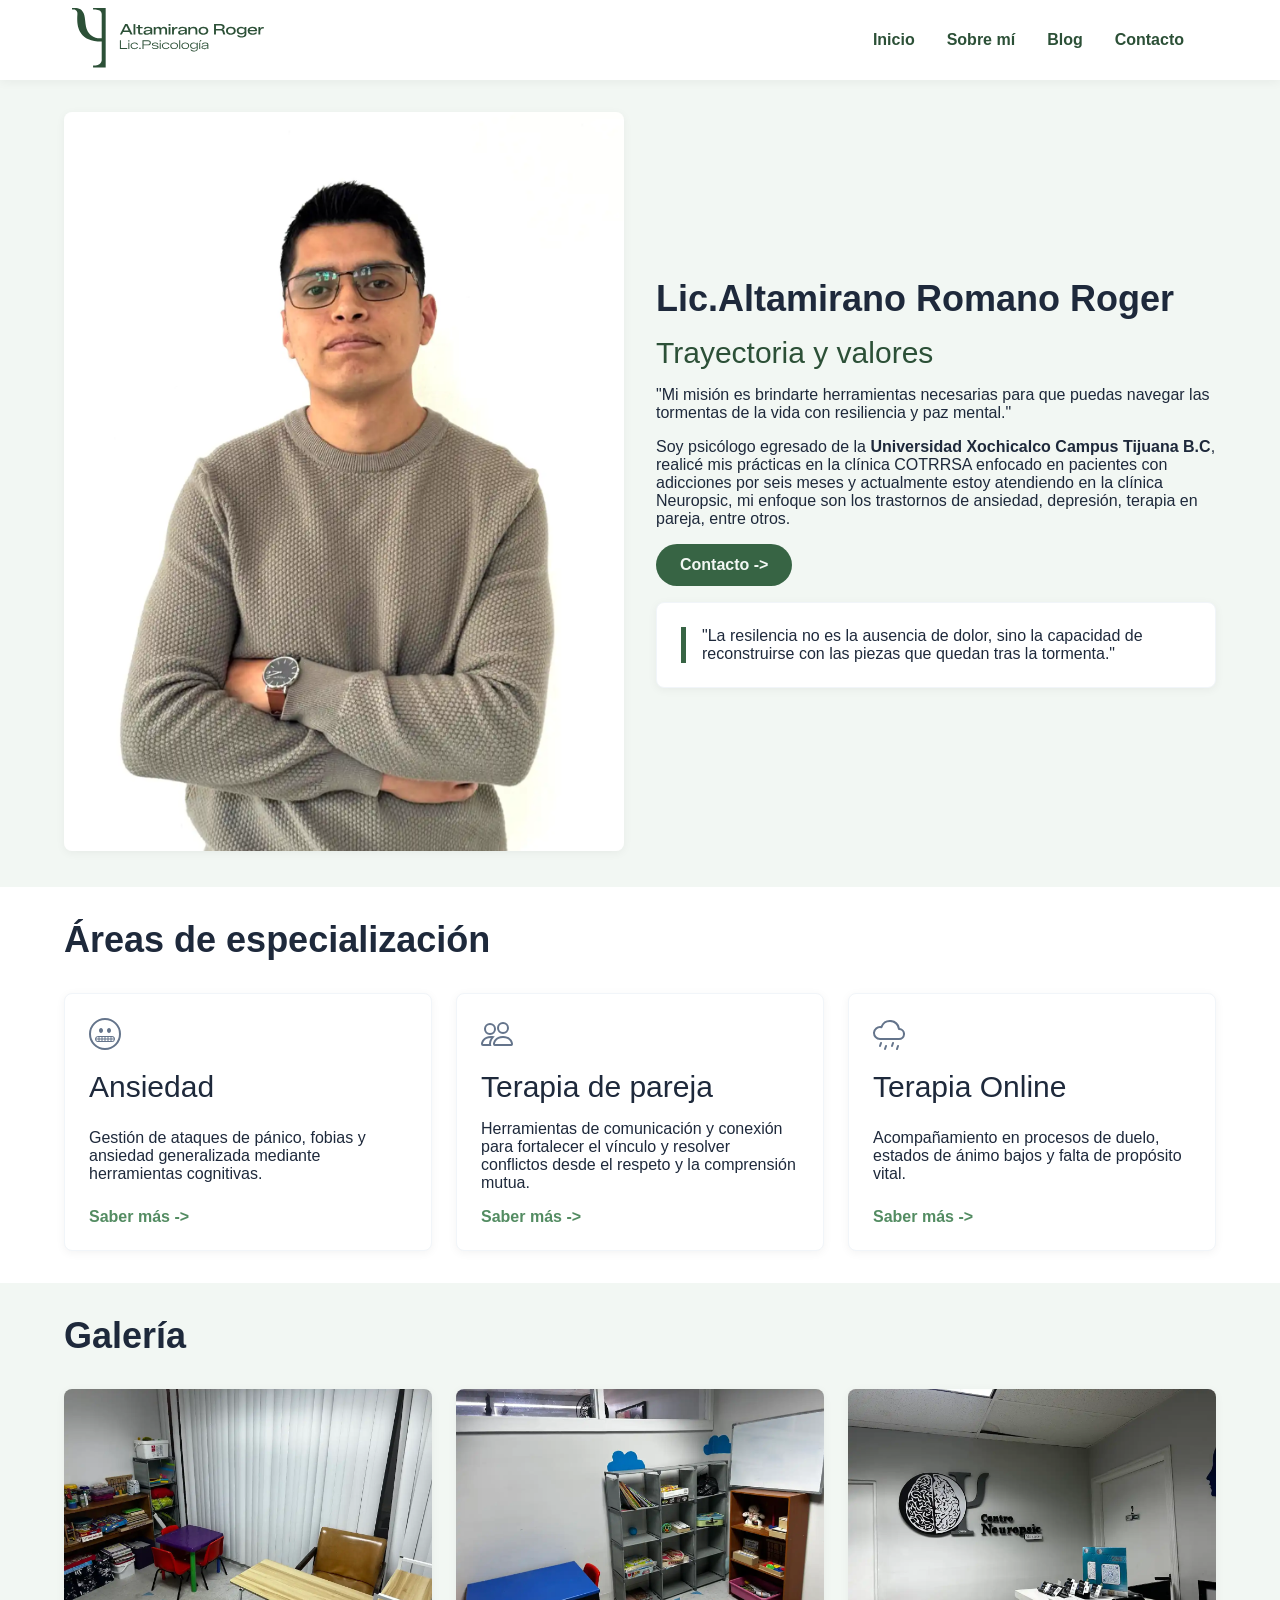
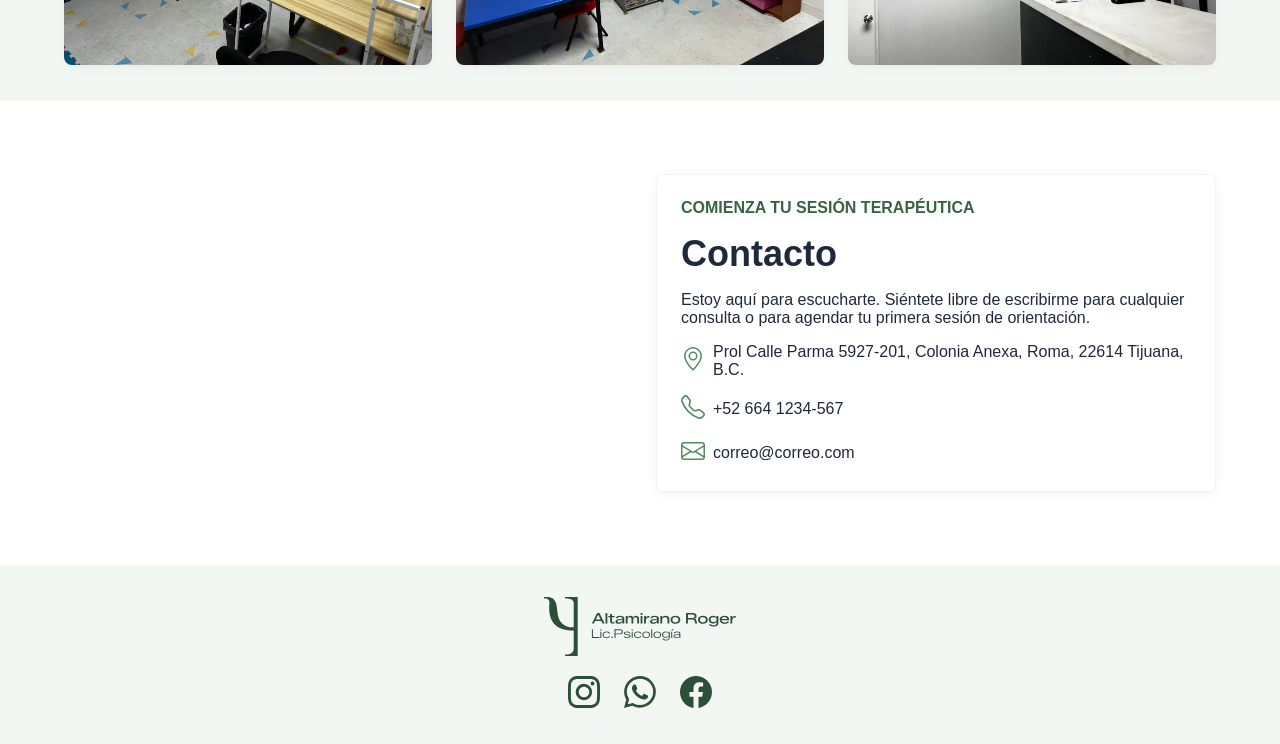
<file: about.html>
<!doctype html>
<html lang="en">
  <head>
    <meta charset="UTF-8" />
    <meta name="viewport" content="width=device-width, initial-scale=1.0" />
    <link rel="stylesheet" href="styles.css" />
    <title>Sobre mí</title>
  </head>
  <body>
    <header>
      <nav class="nav__container">
        <a href="#"
          ><div class="logo color__primary-700">
            <svg
              xmlns="http://www.w3.org/2000/svg"
              xml:space="preserve"
              style="
                fill-rule: evenodd;
                clip-rule: evenodd;
                stroke-linejoin: round;
                stroke-miterlimit: 2;
              "
              viewBox="0 0 923 287"
            >
              <path
                d="m.005 0 .357-.714h.156L.875 0H.731L.414-.654h.043L.138 0zm.179-.172v-.099h.5v.099z"
                style="fill: currentColor; fill-rule: nonzero"
                transform="translate(229.87 127.754)scale(70.48756)"
              />
              <path
                d="M.055-.714H.18V0H.055z"
                style="fill: currentColor; fill-rule: nonzero"
                transform="translate(291.865 127.754)scale(70.48756)"
              />
              <path
                d="M.3 0a.18.18 0 0 1-.122-.039.14.14 0 0 1-.044-.111v-.502h.125v.484q0 .041.023.061.022.02.058.02h.099v.088zM.012-.427v-.087H.15v.087zm.231 0v-.087h.196v.087z"
                style="fill: currentColor; fill-rule: nonzero"
                transform="translate(308.427 127.754)scale(70.48756)"
              />
              <path
                d="M.247.013a.27.27 0 0 1-.157-.04.13.13 0 0 1-.056-.112q0-.043.022-.075a.16.16 0 0 1 .065-.051.3.3 0 0 1 .107-.026l.227-.025a.1.1 0 0 0 .039-.013.04.04 0 0 0 .013-.03V-.36a.06.06 0 0 0-.019-.044.13.13 0 0 0-.054-.028.3.3 0 0 0-.084-.009.3.3 0 0 0-.115.018q-.042.018-.05.055H.06a.15.15 0 0 1 .044-.087.23.23 0 0 1 .099-.054.6.6 0 0 1 .15-.019q.093 0 .155.021a.2.2 0 0 1 .093.061.16.16 0 0 1 .031.102v.345h-.12V-.16l.013.016a.24.24 0 0 1-.062.086.3.3 0 0 1-.094.054.4.4 0 0 1-.122.018Zm.041-.089a.26.26 0 0 0 .155-.048.2.2 0 0 0 .047-.052.13.13 0 0 0 .017-.063v-.059l.021.03a.2.2 0 0 1-.039.015l-.064.011-.182.023a.1.1 0 0 0-.059.021.06.06 0 0 0-.019.044q0 .037.031.057a.2.2 0 0 0 .093.019Z"
                style="fill: currentColor; fill-rule: nonzero"
                transform="translate(341.221 127.754)scale(70.48756)"
              />
              <path
                d="M.054 0v-.514h.125v.136l-.013-.01A.2.2 0 0 1 .218-.47.2.2 0 0 1 .29-.514a.26.26 0 0 1 .171.002.2.2 0 0 1 .068.047.2.2 0 0 1 .039.082L.549-.384a.2.2 0 0 1 .048-.084.2.2 0 0 1 .075-.045.3.3 0 0 1 .087-.014q.062 0 .108.026a.17.17 0 0 1 .071.075.3.3 0 0 1 .025.12v.307H.839V-.29a.2.2 0 0 0-.015-.081.1.1 0 0 0-.042-.046.13.13 0 0 0-.064-.015.14.14 0 0 0-.075.019.13.13 0 0 0-.053.054.2.2 0 0 0-.019.083v.278H.446v-.291q0-.075-.033-.109a.12.12 0 0 0-.088-.034.14.14 0 0 0-.075.019.13.13 0 0 0-.053.054.2.2 0 0 0-.02.083v.278H.052Z"
                style="fill: currentColor; fill-rule: nonzero"
                transform="translate(389.108 127.754)scale(70.48756)"
              />
              <path
                d="M.056 0v-.514h.125V0zM.052-.597v-.117h.134v.117z"
                style="fill: currentColor; fill-rule: nonzero"
                transform="translate(460.49 127.754)scale(70.48756)"
              />
              <path
                d="M.054 0v-.514h.125v.175l-.01-.004a.3.3 0 0 1 .04-.101.16.16 0 0 1 .066-.054.2.2 0 0 1 .089-.017h.057v.107H.358a.18.18 0 0 0-.157.095.2.2 0 0 0-.022.096v.216H.054Z"
                style="fill: currentColor; fill-rule: nonzero"
                transform="translate(477.262 127.754)scale(70.48756)"
              />
              <path
                d="M.247.013a.27.27 0 0 1-.157-.04.13.13 0 0 1-.056-.112q0-.043.022-.075a.16.16 0 0 1 .065-.051.3.3 0 0 1 .107-.026l.227-.025a.1.1 0 0 0 .039-.013.04.04 0 0 0 .013-.03V-.36a.06.06 0 0 0-.019-.044.13.13 0 0 0-.054-.028.3.3 0 0 0-.084-.009.3.3 0 0 0-.115.018q-.042.018-.05.055H.06a.15.15 0 0 1 .044-.087.23.23 0 0 1 .099-.054.6.6 0 0 1 .15-.019q.093 0 .155.021a.2.2 0 0 1 .093.061.16.16 0 0 1 .031.102v.345h-.12V-.16l.013.016a.24.24 0 0 1-.062.086.3.3 0 0 1-.094.054.4.4 0 0 1-.122.018Zm.041-.089a.26.26 0 0 0 .155-.048.2.2 0 0 0 .047-.052.13.13 0 0 0 .017-.063v-.059l.021.03a.2.2 0 0 1-.039.015l-.064.011-.182.023a.1.1 0 0 0-.059.021.06.06 0 0 0-.019.044q0 .037.031.057a.2.2 0 0 0 .093.019Z"
                style="fill: currentColor; fill-rule: nonzero"
                transform="translate(507.588 127.754)scale(70.48756)"
              />
              <path
                d="M.054 0v-.514h.125v.149L.167-.381a.2.2 0 0 1 .057-.083.2.2 0 0 1 .086-.048.3.3 0 0 1 .108-.016q.06 0 .106.016.047.015.078.047a.2.2 0 0 1 .049.076q.017.045.017.104V0H.543v-.26a.2.2 0 0 0-.019-.093.13.13 0 0 0-.057-.06.2.2 0 0 0-.097-.021.2.2 0 0 0-.103.023.17.17 0 0 0-.091.155V0H.051Z"
                style="fill: currentColor; fill-rule: nonzero"
                transform="translate(555.474 127.754)scale(70.48756)"
              />
              <path
                d="M.365.014A.4.4 0 0 1 .188-.02a.26.26 0 0 1-.115-.095.25.25 0 0 1-.04-.143q0-.049.015-.091a.2.2 0 0 1 .043-.075.3.3 0 0 1 .069-.057.3.3 0 0 1 .092-.036.5.5 0 0 1 .291.021q.075.033.115.094a.25.25 0 0 1 .04.143.3.3 0 0 1-.015.091.2.2 0 0 1-.043.075.3.3 0 0 1-.069.057A.4.4 0 0 1 .478 0a.5.5 0 0 1-.114.012Zm0-.092a.3.3 0 0 0 .074-.009.17.17 0 0 0 .098-.064A.2.2 0 0 0 .561-.2a.2.2 0 0 0 .008-.057.2.2 0 0 0-.022-.091.16.16 0 0 0-.067-.064.24.24 0 0 0-.114-.023.3.3 0 0 0-.073.009.2.2 0 0 0-.098.063.17.17 0 0 0-.033.106q0 .05.023.091a.16.16 0 0 0 .068.065.24.24 0 0 0 .113.024Z"
                style="fill: currentColor; fill-rule: nonzero"
                transform="translate(606.094 127.754)scale(70.48756)"
              />
              <path
                d="M.07 0v-.714h.49q.07 0 .122.023a.2.2 0 0 1 .081.066.2.2 0 0 1 .029.106.2.2 0 0 1-.019.088.16.16 0 0 1-.057.064.2.2 0 0 1-.095.032v-.009a.2.2 0 0 1 .08.018.1.1 0 0 1 .045.043.3.3 0 0 1 .028.071l.061.213H.7L.644-.198a.13.13 0 0 0-.035-.064Q.585-.283.539-.283H.198v.284h-.13ZM.2-.385h.334a.2.2 0 0 0 .063-.012.1.1 0 0 0 .043-.038.13.13 0 0 0 .015-.066q0-.056-.034-.083a.14.14 0 0 0-.087-.027H.2v.227Z"
                style="fill: currentColor; fill-rule: nonzero"
                transform="translate(677.995 127.754)scale(70.48756)"
              />
              <path
                d="M.365.014A.4.4 0 0 1 .188-.02a.26.26 0 0 1-.115-.095.25.25 0 0 1-.04-.143q0-.049.015-.091a.2.2 0 0 1 .043-.075.3.3 0 0 1 .069-.057.3.3 0 0 1 .092-.036.5.5 0 0 1 .291.021q.075.033.115.094a.25.25 0 0 1 .04.143.3.3 0 0 1-.015.091.2.2 0 0 1-.043.075.3.3 0 0 1-.069.057A.4.4 0 0 1 .478 0a.5.5 0 0 1-.114.012Zm0-.092a.3.3 0 0 0 .074-.009.17.17 0 0 0 .098-.064A.2.2 0 0 0 .561-.2a.2.2 0 0 0 .008-.057.2.2 0 0 0-.022-.091.16.16 0 0 0-.067-.064.24.24 0 0 0-.114-.023.3.3 0 0 0-.073.009.2.2 0 0 0-.098.063.17.17 0 0 0-.033.106q0 .05.023.091a.16.16 0 0 0 .068.065.24.24 0 0 0 .113.024Z"
                style="fill: currentColor; fill-rule: nonzero"
                transform="translate(738.075 127.754)scale(70.48756)"
              />
              <path
                d="M.371.204a.5.5 0 0 1-.15-.019A.3.3 0 0 1 .115.13.16.16 0 0 1 .064.04h.127A.1.1 0 0 0 .253.1a.3.3 0 0 0 .12.018.3.3 0 0 0 .103-.017.15.15 0 0 0 .068-.048.12.12 0 0 0 .024-.075v-.14l.013.021a.2.2 0 0 1-.062.07.3.3 0 0 1-.089.044.38.38 0 0 1-.253-.016.25.25 0 0 1-.105-.089.25.25 0 0 1-.039-.14q0-.049.014-.089a.23.23 0 0 1 .104-.125.35.35 0 0 1 .278-.03q.05.015.089.043a.2.2 0 0 1 .062.071l-.013.02v-.134h.125v.491a.2.2 0 0 1-.027.102.2.2 0 0 1-.072.071.3.3 0 0 1-.103.041.5.5 0 0 1-.12.013Zm-.01-.308A.3.3 0 0 0 .43-.112a.2.2 0 0 0 .058-.022.15.15 0 0 0 .072-.081.2.2 0 0 0 .01-.056.15.15 0 0 0-.027-.088.2.2 0 0 0-.074-.058.3.3 0 0 0-.176-.012.2.2 0 0 0-.097.056.2.2 0 0 0-.026.046.2.2 0 0 0-.009.056q0 .05.024.088a.16.16 0 0 0 .069.058q.045.02.106.02Z"
                style="fill: currentColor; fill-rule: nonzero"
                transform="translate(789.573 127.754)scale(70.48756)"
              />
              <path
                d="M.361.014A.4.4 0 0 1 .186-.02a.25.25 0 0 1-.154-.238q0-.049.015-.091A.2.2 0 0 1 .09-.424a.3.3 0 0 1 .16-.093.5.5 0 0 1 .244.005q.06.018.102.054.043.037.064.094a.4.4 0 0 1 .02.136H.111v-.077h.441a.2.2 0 0 0-.02-.058.1.1 0 0 0-.04-.042.2.2 0 0 0-.057-.026.3.3 0 0 0-.073-.009.3.3 0 0 0-.073.009.2.2 0 0 0-.058.025.2.2 0 0 0-.041.038.2.2 0 0 0-.034.11q0 .052.023.094a.16.16 0 0 0 .07.065.25.25 0 0 0 .114.024.3.3 0 0 0 .111-.018.14.14 0 0 0 .065-.052h.13a.2.2 0 0 1-.052.081.3.3 0 0 1-.1.057.5.5 0 0 1-.157.021Z"
                style="fill: currentColor; fill-rule: nonzero"
                transform="translate(842.27 127.754)scale(70.48756)"
              />
              <path
                d="M.054 0v-.514h.125v.175l-.01-.004a.3.3 0 0 1 .04-.101.16.16 0 0 1 .066-.054.2.2 0 0 1 .089-.017h.057v.107H.358a.18.18 0 0 0-.157.095.2.2 0 0 0-.022.096v.216H.054Z"
                style="fill: currentColor; fill-rule: nonzero"
                transform="translate(892.481 127.754)scale(70.48756)"
              />
              <path
                d="M.078 0v-.714h.084v.645h.524V0z"
                style="fill: currentColor; fill-rule: nonzero"
                transform="translate(225.674 196.883)scale(58.03385)"
              />
              <path
                d="M.063 0v-.514h.081V0zM.057-.613v-.101h.094v.101z"
                style="fill: currentColor; fill-rule: nonzero"
                transform="translate(267.202 196.883)scale(58.03385)"
              />
              <path
                d="M.358.014A.4.4 0 0 1 .19-.019a.26.26 0 0 1-.152-.239q0-.05.014-.091a.2.2 0 0 1 .043-.075.3.3 0 0 1 .067-.056.3.3 0 0 1 .089-.035.46.46 0 0 1 .251.011.3.3 0 0 1 .103.063.17.17 0 0 1 .05.089H.569A.2.2 0 0 0 .53-.406a.2.2 0 0 0-.069-.041.3.3 0 0 0-.102-.016.3.3 0 0 0-.084.01.3.3 0 0 0-.066.028.18.18 0 0 0-.086.168q0 .06.027.106a.2.2 0 0 0 .079.074.3.3 0 0 0 .13.027.26.26 0 0 0 .138-.032.2.2 0 0 0 .072-.078h.086a.2.2 0 0 1-.052.091.3.3 0 0 1-.102.062.4.4 0 0 1-.143.022Z"
                style="fill: currentColor; fill-rule: nonzero"
                transform="translate(279.26 196.883)scale(58.03385)"
              />
              <path
                d="M.076-.109h.11V0h-.11z"
                style="fill: currentColor; fill-rule: nonzero"
                transform="translate(319.049 196.883)scale(58.03385)"
              />
              <path
                d="M.078 0v-.714H.54q.05 0 .091.013a.2.2 0 0 1 .073.04q.031.027.048.066a.2.2 0 0 1 .017.091.2.2 0 0 1-.017.091.2.2 0 0 1-.121.104.3.3 0 0 1-.091.013H.163v.297zm.085-.366h.365q.049 0 .083-.017a.1.1 0 0 0 .051-.048.15.15 0 0 0 .018-.074.14.14 0 0 0-.039-.103.16.16 0 0 0-.112-.038H.164v.28Z"
                style="fill: currentColor; fill-rule: nonzero"
                transform="translate(334.256 196.883)scale(58.03385)"
              />
              <path
                d="M.32.014A.5.5 0 0 1 .191 0a.3.3 0 0 1-.086-.038.2.2 0 0 1-.049-.053.2.2 0 0 1-.019-.059h.084q.006.022.025.045a.15.15 0 0 0 .061.039.3.3 0 0 0 .113.016.4.4 0 0 0 .11-.012.12.12 0 0 0 .059-.033.07.07 0 0 0 .018-.045.06.06 0 0 0-.022-.047Q.463-.21.401-.217L.225-.242a.3.3 0 0 1-.132-.045.1.1 0 0 1-.042-.09q0-.032.016-.059a.2.2 0 0 1 .048-.048.3.3 0 0 1 .081-.032.5.5 0 0 1 .115-.012q.084 0 .141.019t.087.053.038.078H.493a.1.1 0 0 0-.025-.043.14.14 0 0 0-.056-.032.3.3 0 0 0-.1-.012.4.4 0 0 0-.098.011.13.13 0 0 0-.058.029.06.06 0 0 0-.019.043q0 .03.025.048a.2.2 0 0 0 .075.024l.169.023a.4.4 0 0 1 .1.024q.042.017.066.045a.1.1 0 0 1 .023.073.12.12 0 0 1-.019.069.15.15 0 0 1-.055.049.3.3 0 0 1-.086.03.6.6 0 0 1-.113.01Z"
                style="fill: currentColor; fill-rule: nonzero"
                transform="translate(381.53 196.883)scale(58.03385)"
              />
              <path
                d="M.063 0v-.514h.081V0zM.057-.613v-.101h.094v.101z"
                style="fill: currentColor; fill-rule: nonzero"
                transform="translate(418.04 196.883)scale(58.03385)"
              />
              <path
                d="M.358.014A.4.4 0 0 1 .19-.019a.26.26 0 0 1-.152-.239q0-.05.014-.091a.2.2 0 0 1 .043-.075.3.3 0 0 1 .067-.056.3.3 0 0 1 .089-.035.46.46 0 0 1 .251.011.3.3 0 0 1 .103.063.17.17 0 0 1 .05.089H.569A.2.2 0 0 0 .53-.406a.2.2 0 0 0-.069-.041.3.3 0 0 0-.102-.016.3.3 0 0 0-.084.01.3.3 0 0 0-.066.028.18.18 0 0 0-.086.168q0 .06.027.106a.2.2 0 0 0 .079.074.3.3 0 0 0 .13.027.26.26 0 0 0 .138-.032.2.2 0 0 0 .072-.078h.086a.2.2 0 0 1-.052.091.3.3 0 0 1-.102.062.4.4 0 0 1-.143.022Z"
                style="fill: currentColor; fill-rule: nonzero"
                transform="translate(430.1 196.883)scale(58.03385)"
              />
              <path
                d="M.359.014A.4.4 0 0 1 .19-.019a.26.26 0 0 1-.113-.095.26.26 0 0 1-.04-.144q0-.05.015-.091a.2.2 0 0 1 .043-.075.3.3 0 0 1 .067-.056.3.3 0 0 1 .089-.035.46.46 0 0 1 .276.021.26.26 0 0 1 .112.093q.04.06.04.144a.25.25 0 0 1-.124.224.3.3 0 0 1-.089.035.5.5 0 0 1-.108.012Zm0-.064a.3.3 0 0 0 .084-.01.2.2 0 0 0 .066-.029.2.2 0 0 0 .076-.102.2.2 0 0 0 .01-.067.19.19 0 0 0-.105-.179.3.3 0 0 0-.13-.027.3.3 0 0 0-.084.01.3.3 0 0 0-.066.028.18.18 0 0 0-.086.168q0 .059.027.106a.2.2 0 0 0 .079.074.3.3 0 0 0 .129.027Z"
                style="fill: currentColor; fill-rule: nonzero"
                transform="translate(470.236 196.883)scale(58.03385)"
              />
              <path
                d="M.062-.714h.081V0H.062z"
                style="fill: currentColor; fill-rule: nonzero"
                transform="translate(511.851 196.883)scale(58.03385)"
              />
              <path
                d="M.359.014A.4.4 0 0 1 .19-.019a.26.26 0 0 1-.113-.095.26.26 0 0 1-.04-.144q0-.05.015-.091a.2.2 0 0 1 .043-.075.3.3 0 0 1 .067-.056.3.3 0 0 1 .089-.035.46.46 0 0 1 .276.021.26.26 0 0 1 .112.093q.04.06.04.144a.25.25 0 0 1-.124.224.3.3 0 0 1-.089.035.5.5 0 0 1-.108.012Zm0-.064a.3.3 0 0 0 .084-.01.2.2 0 0 0 .066-.029.2.2 0 0 0 .076-.102.2.2 0 0 0 .01-.067.19.19 0 0 0-.105-.179.3.3 0 0 0-.13-.027.3.3 0 0 0-.084.01.3.3 0 0 0-.066.028.18.18 0 0 0-.086.168q0 .059.027.106a.2.2 0 0 0 .079.074.3.3 0 0 0 .129.027Z"
                style="fill: currentColor; fill-rule: nonzero"
                transform="translate(523.79 196.883)scale(58.03385)"
              />
              <path
                d="M.362.204A.5.5 0 0 1 .217.185a.23.23 0 0 1-.1-.054.17.17 0 0 1-.049-.087h.086a.13.13 0 0 0 .072.074.4.4 0 0 0 .139.023A.3.3 0 0 0 .486.12a.2.2 0 0 0 .08-.058.14.14 0 0 0 .028-.086v-.145l.01.011a.2.2 0 0 1-.068.081.3.3 0 0 1-.094.047.4.4 0 0 1-.257-.017.24.24 0 0 1-.145-.226q0-.046.014-.087A.24.24 0 0 1 .16-.484.3.3 0 0 1 .335-.53q.056 0 .107.015.052.015.094.046a.2.2 0 0 1 .068.081l-.01.011v-.138h.08v.497a.2.2 0 0 1-.026.096.2.2 0 0 1-.069.069.3.3 0 0 1-.1.042.5.5 0 0 1-.118.014ZM.351-.077a.3.3 0 0 0 .145-.035.2.2 0 0 0 .086-.095.2.2 0 0 0 .012-.065.17.17 0 0 0-.032-.102.2.2 0 0 0-.087-.067.3.3 0 0 0-.124-.024.3.3 0 0 0-.077.009.2.2 0 0 0-.063.025.18.18 0 0 0-.087.159.18.18 0 0 0 .107.17.3.3 0 0 0 .121.024Z"
                style="fill: currentColor; fill-rule: nonzero"
                transform="translate(565.406 196.883)scale(58.03385)"
              />
              <path
                d="M.063 0v-.514h.081V0zm.001-.597.103-.137h.095l-.118.137z"
                style="fill: currentColor; fill-rule: nonzero"
                transform="translate(608.036 196.883)scale(58.03385)"
              />
              <path
                d="M.252.013a.26.26 0 0 1-.157-.04.13.13 0 0 1-.055-.112q0-.04.021-.071a.2.2 0 0 1 .06-.05.3.3 0 0 1 .096-.025l.255-.029q.03-.003.043-.015a.04.04 0 0 0 .014-.033v-.001a.08.08 0 0 0-.02-.052.13.13 0 0 0-.06-.036.3.3 0 0 0-.104-.013.3.3 0 0 0-.137.026q-.047.025-.056.066H.07a.14.14 0 0 1 .038-.08A.2.2 0 0 1 .2-.506a.5.5 0 0 1 .145-.02q.093 0 .151.021a.17.17 0 0 1 .086.06.16.16 0 0 1 .028.091v.355H.531v-.17l.008.011a.27.27 0 0 1-.16.153.4.4 0 0 1-.125.02Zm.022-.065a.3.3 0 0 0 .179-.057.2.2 0 0 0 .055-.062.15.15 0 0 0 .02-.074v-.053l.015.021-.039.013-.063.011-.221.028a.14.14 0 0 0-.071.026.07.07 0 0 0-.024.054q0 .046.038.07a.2.2 0 0 0 .111.023"
                style="fill: currentColor; fill-rule: nonzero"
                transform="translate(620.095 196.883)scale(58.03385)"
              />
              <path
                d="M161.822 0h-60.6v7.137s41.527-4.643 41.527 22.061v116.146s-69.123 8.984-77.863-70.077c-2.629-23.784-3.49-38.256-8.449-49.314C44.31-1.089 24.468.043 0-.001v7.137s25.954-4.484 25.954 18.817S6.542 161.565 142.749 161.565v84.352s4.711 31.145-41.527 31.145v9.084h60.6"
                style="fill: currentColor"
              />
            </svg></div
        ></a>
        <button href="#" class="menu__btn" id="menuBtn">☰</button>

        <ul class="nav__links" id="navLinks">
          <li><a href="index.html">Inicio</a></li>
          <li><a href="about.html">Sobre mí</a></li>
          <li><a href="blog.html">Blog</a></li>
          <li><a href="contact.html">Contacto</a></li>
        </ul>
      </nav>
    </header>
    <a class="btn__absolute" href="https://www.whatsapp.com/?lang=es">
      <div class="icon-md">
        <svg
          xmlns="http://www.w3.org/2000/svg"
          fill="currentColor"
          class="bi bi-whatsapp"
          viewBox="0 0 16 16"
        >
          <path
            d="M13.601 2.326A7.85 7.85 0 0 0 7.994 0C3.627 0 .068 3.558.064 7.926c0 1.399.366 2.76 1.057 3.965L0 16l4.204-1.102a7.9 7.9 0 0 0 3.79.965h.004c4.368 0 7.926-3.558 7.93-7.93A7.9 7.9 0 0 0 13.6 2.326zM7.994 14.521a6.6 6.6 0 0 1-3.356-.92l-.24-.144-2.494.654.666-2.433-.156-.251a6.56 6.56 0 0 1-1.007-3.505c0-3.626 2.957-6.584 6.591-6.584a6.56 6.56 0 0 1 4.66 1.931 6.56 6.56 0 0 1 1.928 4.66c-.004 3.639-2.961 6.592-6.592 6.592m3.615-4.934c-.197-.099-1.17-.578-1.353-.646-.182-.065-.315-.099-.445.099-.133.197-.513.646-.627.775-.114.133-.232.148-.43.05-.197-.1-.836-.308-1.592-.985-.59-.525-.985-1.175-1.103-1.372-.114-.198-.011-.304.088-.403.087-.088.197-.232.296-.346.1-.114.133-.198.198-.33.065-.134.034-.248-.015-.347-.05-.099-.445-1.076-.612-1.47-.16-.389-.323-.335-.445-.34-.114-.007-.247-.007-.38-.007a.73.73 0 0 0-.529.247c-.182.198-.691.677-.691 1.654s.71 1.916.81 2.049c.098.133 1.394 2.132 3.383 2.992.47.205.84.326 1.129.418.475.152.904.129 1.246.08.38-.058 1.171-.48 1.338-.943.164-.464.164-.86.114-.943-.049-.084-.182-.133-.38-.232"
          />
        </svg>
      </div>
    </a>
    <section class="about section">
      <div class="container">
        <div class="image">
          <img src="assets/fotoperfil.webp" alt="" />
        </div>
        <div class="content">
          <h3>Lic.Altamirano Romano Roger</h3>
          <h4 class="color__primary-700">Trayectoria y valores</h4>
          <p>
            "Mi misión es brindarte herramientas necesarias para que puedas
            navegar las tormentas de la vida con resiliencia y paz mental."
          </p>
          <p>
            Soy psicólogo egresado de la
            <span class="bold">Universidad Xochicalco Campus Tijuana B.C</span>,
            realicé mis prácticas en la clínica COTRRSA enfocado en pacientes
            con adicciones por seis meses y actualmente estoy atendiendo en la
            clínica Neuropsic, mi enfoque son los trastornos de ansiedad,
            depresión, terapia en pareja, entre otros.
          </p>
          <div class="btn__content">
            <button href="#" class="btn__primary">Contacto -></button>
          </div>
          <div class="card card__message">
            <div class="bar"></div>
            <p>
              "La resilencia no es la ausencia de dolor, sino la capacidad de
              reconstruirse con las piezas que quedan tras la tormenta."
            </p>
          </div>
        </div>
      </div>
    </section>

    <section class="services section">
      <div class="container-v">
        <div class="content">
          <h3>Áreas de especialización</h3>
        </div>
        <div class="columns-3">
          <div class="card">
            <div class="content">
              <div class="icon-md color__neutral-500">
                <svg
                  xmlns="http://www.w3.org/2000/svg"
                  fill="currentColor"
                  class="bi bi-emoji-grimace"
                  viewBox="0 0 16 16"
                >
                  <path
                    d="M7 6.25c0 .69-.448 1.25-1 1.25s-1-.56-1-1.25S5.448 5 6 5s1 .56 1 1.25m3 1.25c.552 0 1-.56 1-1.25S10.552 5 10 5s-1 .56-1 1.25.448 1.25 1 1.25m2.98 3.25A1.5 1.5 0 0 1 11.5 12h-7a1.5 1.5 0 0 1-1.48-1.747v-.003A1.5 1.5 0 0 1 4.5 9h7a1.5 1.5 0 0 1 1.48 1.747zm-8.48.75h.25v-.75H3.531a1 1 0 0 0 .969.75m7 0a1 1 0 0 0 .969-.75H11.25v.75zm.969-1.25a1 1 0 0 0-.969-.75h-.25v.75zM4.5 9.5a1 1 0 0 0-.969.75H4.75V9.5zm1.75 2v-.75h-1v.75zm.5 0h1v-.75h-1zm1.5 0h1v-.75h-1zm1.5 0h1v-.75h-1zm1-2h-1v.75h1zm-1.5 0h-1v.75h1zm-1.5 0h-1v.75h1zm-1.5 0h-1v.75h1z"
                  />
                  <path
                    d="M8 16A8 8 0 1 0 8 0a8 8 0 0 0 0 16m0-1A7 7 0 1 1 8 1a7 7 0 0 1 0 14"
                  />
                </svg>
              </div>
              <h4>Ansiedad</h4>
            </div>
            <p>
              Gestión de ataques de pánico, fobias y ansiedad generalizada
              mediante herramientas cognitivas.
            </p>
            <a>Saber más -></a>
          </div>
          <div class="card">
            <div class="content">
              <div class="icon-md color__neutral-500">
                <svg
                  fill="currentColor"
                  class="bi bi-people"
                  viewBox="0 0 16 16"
                >
                  <path
                    d="M15 14s1 0 1-1-1-4-5-4-5 3-5 4 1 1 1 1zm-7.978-1L7 12.996c.001-.264.167-1.03.76-1.72C8.312 10.629 9.282 10 11 10c1.717 0 2.687.63 3.24 1.276.593.69.758 1.457.76 1.72l-.008.002-.014.002zM11 7a2 2 0 1 0 0-4 2 2 0 0 0 0 4m3-2a3 3 0 1 1-6 0 3 3 0 0 1 6 0M6.936 9.28a6 6 0 0 0-1.23-.247A7 7 0 0 0 5 9c-4 0-5 3-5 4q0 1 1 1h4.216A2.24 2.24 0 0 1 5 13c0-1.01.377-2.042 1.09-2.904.243-.294.526-.569.846-.816M4.92 10A5.5 5.5 0 0 0 4 13H1c0-.26.164-1.03.76-1.724.545-.636 1.492-1.256 3.16-1.275ZM1.5 5.5a3 3 0 1 1 6 0 3 3 0 0 1-6 0m3-2a2 2 0 1 0 0 4 2 2 0 0 0 0-4"
                  />
                </svg>
              </div>
              <h4>Terapia de pareja</h4>
            </div>
            <p>
              Herramientas de comunicación y conexión para fortalecer el vínculo
              y resolver conflictos desde el respeto y la comprensión mutua.
            </p>
            <a>Saber más -></a>
          </div>
          <div class="card">
            <div class="content">
              <div class="icon-md color__neutral-500">
                <svg
                  xmlns="http://www.w3.org/2000/svg"
                  fill="currentColor"
                  class="bi bi-cloud-drizzle"
                  viewBox="0 0 16 16"
                >
                  <path
                    d="M4.158 12.025a.5.5 0 0 1 .316.633l-.5 1.5a.5.5 0 0 1-.948-.316l.5-1.5a.5.5 0 0 1 .632-.317m6 0a.5.5 0 0 1 .316.633l-.5 1.5a.5.5 0 0 1-.948-.316l.5-1.5a.5.5 0 0 1 .632-.317m-3.5 1.5a.5.5 0 0 1 .316.633l-.5 1.5a.5.5 0 0 1-.948-.316l.5-1.5a.5.5 0 0 1 .632-.317m6 0a.5.5 0 0 1 .316.633l-.5 1.5a.5.5 0 1 1-.948-.316l.5-1.5a.5.5 0 0 1 .632-.317m.747-8.498a5.001 5.001 0 0 0-9.499-1.004A3.5 3.5 0 1 0 3.5 11H13a3 3 0 0 0 .405-5.973M8.5 2a4 4 0 0 1 3.976 3.555.5.5 0 0 0 .5.445H13a2 2 0 0 1 0 4H3.5a2.5 2.5 0 1 1 .605-4.926.5.5 0 0 0 .596-.329A4 4 0 0 1 8.5 2"
                  />
                </svg>
              </div>
              <h4>Terapia Online</h4>
            </div>
            <p>
              Acompañamiento en procesos de duelo, estados de ánimo bajos y
              falta de propósito vital.
            </p>
            <a>Saber más -></a>
          </div>
        </div>
      </div>
    </section>
    <section class="gallery section">
      <div class="container-v">
        <div class="content">
          <h3>Galería</h3>
        </div>
        <div class="columns-3">
          <div class="image">
            <img src="assets/foto1.webp" alt="" />
          </div>
          <div class="image">
            <img src="assets/foto2.webp" alt="" />
          </div>
          <div class="image">
            <img src="assets/foto3.webp" alt="" />
          </div>
        </div>
      </div>
    </section>
    <section class="contacts section">
      <div class="container">
        <iframe
          class="map"
          src="https://www.google.com/maps/embed?pb=!1m18!1m12!1m3!1d3363.9414615789906!2d-117.06288748758212!3d32.52771037365933!2m3!1f0!2f0!3f0!3m2!1i1024!2i768!4f13.1!3m3!1m2!1s0x80d949ac4457be41%3A0xdc8d1da6bc6dee7d!2sCentro%20Neuropsic%20M%C3%A9xico!5e0!3m2!1ses-419!2smx!4v1774136555473!5m2!1ses-419!2smx"
          style="border: 0"
          allowfullscreen=""
          loading="lazy"
          referrerpolicy="no-referrer-when-downgrade"
        ></iframe>
        <div class="card">
          <p class="bold color__primary-600">COMIENZA TU SESIÓN TERAPÉUTICA</p>
          <h3>Contacto</h3>
          <p>
            Estoy aquí para escucharte. Siéntete libre de escribirme para
            cualquier consulta o para agendar tu primera sesión de orientación.
          </p>
          <div class="text__decoration">
            <div class="icon-sm color__primary-500">
              <svg
                xmlns="http://www.w3.org/2000/svg"
                fill="currentColor"
                class="bi bi-geo-alt"
                viewBox="0 0 16 16"
              >
                <path
                  d="M12.166 8.94c-.524 1.062-1.234 2.12-1.96 3.07A32 32 0 0 1 8 14.58a32 32 0 0 1-2.206-2.57c-.726-.95-1.436-2.008-1.96-3.07C3.304 7.867 3 6.862 3 6a5 5 0 0 1 10 0c0 .862-.305 1.867-.834 2.94M8 16s6-5.686 6-10A6 6 0 0 0 2 6c0 4.314 6 10 6 10"
                />
                <path
                  d="M8 8a2 2 0 1 1 0-4 2 2 0 0 1 0 4m0 1a3 3 0 1 0 0-6 3 3 0 0 0 0 6"
                />
              </svg>
            </div>
            <p>
              Prol Calle Parma 5927-201, Colonia Anexa, Roma, 22614 Tijuana,
              B.C.
            </p>
          </div>
          <div class="text__decoration">
            <div class="icon-sm color__primary-500">
              <svg
                xmlns="http://www.w3.org/2000/svg"
                fill="currentColor"
                class="bi bi-telephone"
                viewBox="0 0 16 16"
              >
                <path
                  d="M3.654 1.328a.678.678 0 0 0-1.015-.063L1.605 2.3c-.483.484-.661 1.169-.45 1.77a17.6 17.6 0 0 0 4.168 6.608 17.6 17.6 0 0 0 6.608 4.168c.601.211 1.286.033 1.77-.45l1.034-1.034a.678.678 0 0 0-.063-1.015l-2.307-1.794a.68.68 0 0 0-.58-.122l-2.19.547a1.75 1.75 0 0 1-1.657-.459L5.482 8.062a1.75 1.75 0 0 1-.46-1.657l.548-2.19a.68.68 0 0 0-.122-.58zM1.884.511a1.745 1.745 0 0 1 2.612.163L6.29 2.98c.329.423.445.974.315 1.494l-.547 2.19a.68.68 0 0 0 .178.643l2.457 2.457a.68.68 0 0 0 .644.178l2.189-.547a1.75 1.75 0 0 1 1.494.315l2.306 1.794c.829.645.905 1.87.163 2.611l-1.034 1.034c-.74.74-1.846 1.065-2.877.702a18.6 18.6 0 0 1-7.01-4.42 18.6 18.6 0 0 1-4.42-7.009c-.362-1.03-.037-2.137.703-2.877z"
                />
              </svg>
            </div>
            <p>+52 664 1234-567</p>
          </div>
          <div class="text__decoration">
            <div class="icon-sm color__primary-500">
              <svg
                xmlns="http://www.w3.org/2000/svg"
                fill="currentColor"
                class="bi bi-envelope"
                viewBox="0 0 16 16"
              >
                <path
                  d="M0 4a2 2 0 0 1 2-2h12a2 2 0 0 1 2 2v8a2 2 0 0 1-2 2H2a2 2 0 0 1-2-2zm2-1a1 1 0 0 0-1 1v.217l7 4.2 7-4.2V4a1 1 0 0 0-1-1zm13 2.383-4.708 2.825L15 11.105zm-.034 6.876-5.64-3.471L8 9.583l-1.326-.795-5.64 3.47A1 1 0 0 0 2 13h12a1 1 0 0 0 .966-.741M1 11.105l4.708-2.897L1 5.383z"
                />
              </svg>
            </div>
            <p>correo@correo.com</p>
          </div>
        </div>
      </div>
    </section>
    <footer class="footer section">
      <div class="content">
        <a href="#"
          ><div class="logo color__primary-700">
            <svg
              xmlns="http://www.w3.org/2000/svg"
              xml:space="preserve"
              style="
                fill-rule: evenodd;
                clip-rule: evenodd;
                stroke-linejoin: round;
                stroke-miterlimit: 2;
              "
              viewBox="0 0 923 287"
            >
              <path
                d="m.005 0 .357-.714h.156L.875 0H.731L.414-.654h.043L.138 0zm.179-.172v-.099h.5v.099z"
                style="fill: currentColor; fill-rule: nonzero"
                transform="translate(229.87 127.754)scale(70.48756)"
              />
              <path
                d="M.055-.714H.18V0H.055z"
                style="fill: currentColor; fill-rule: nonzero"
                transform="translate(291.865 127.754)scale(70.48756)"
              />
              <path
                d="M.3 0a.18.18 0 0 1-.122-.039.14.14 0 0 1-.044-.111v-.502h.125v.484q0 .041.023.061.022.02.058.02h.099v.088zM.012-.427v-.087H.15v.087zm.231 0v-.087h.196v.087z"
                style="fill: currentColor; fill-rule: nonzero"
                transform="translate(308.427 127.754)scale(70.48756)"
              />
              <path
                d="M.247.013a.27.27 0 0 1-.157-.04.13.13 0 0 1-.056-.112q0-.043.022-.075a.16.16 0 0 1 .065-.051.3.3 0 0 1 .107-.026l.227-.025a.1.1 0 0 0 .039-.013.04.04 0 0 0 .013-.03V-.36a.06.06 0 0 0-.019-.044.13.13 0 0 0-.054-.028.3.3 0 0 0-.084-.009.3.3 0 0 0-.115.018q-.042.018-.05.055H.06a.15.15 0 0 1 .044-.087.23.23 0 0 1 .099-.054.6.6 0 0 1 .15-.019q.093 0 .155.021a.2.2 0 0 1 .093.061.16.16 0 0 1 .031.102v.345h-.12V-.16l.013.016a.24.24 0 0 1-.062.086.3.3 0 0 1-.094.054.4.4 0 0 1-.122.018Zm.041-.089a.26.26 0 0 0 .155-.048.2.2 0 0 0 .047-.052.13.13 0 0 0 .017-.063v-.059l.021.03a.2.2 0 0 1-.039.015l-.064.011-.182.023a.1.1 0 0 0-.059.021.06.06 0 0 0-.019.044q0 .037.031.057a.2.2 0 0 0 .093.019Z"
                style="fill: currentColor; fill-rule: nonzero"
                transform="translate(341.221 127.754)scale(70.48756)"
              />
              <path
                d="M.054 0v-.514h.125v.136l-.013-.01A.2.2 0 0 1 .218-.47.2.2 0 0 1 .29-.514a.26.26 0 0 1 .171.002.2.2 0 0 1 .068.047.2.2 0 0 1 .039.082L.549-.384a.2.2 0 0 1 .048-.084.2.2 0 0 1 .075-.045.3.3 0 0 1 .087-.014q.062 0 .108.026a.17.17 0 0 1 .071.075.3.3 0 0 1 .025.12v.307H.839V-.29a.2.2 0 0 0-.015-.081.1.1 0 0 0-.042-.046.13.13 0 0 0-.064-.015.14.14 0 0 0-.075.019.13.13 0 0 0-.053.054.2.2 0 0 0-.019.083v.278H.446v-.291q0-.075-.033-.109a.12.12 0 0 0-.088-.034.14.14 0 0 0-.075.019.13.13 0 0 0-.053.054.2.2 0 0 0-.02.083v.278H.052Z"
                style="fill: currentColor; fill-rule: nonzero"
                transform="translate(389.108 127.754)scale(70.48756)"
              />
              <path
                d="M.056 0v-.514h.125V0zM.052-.597v-.117h.134v.117z"
                style="fill: currentColor; fill-rule: nonzero"
                transform="translate(460.49 127.754)scale(70.48756)"
              />
              <path
                d="M.054 0v-.514h.125v.175l-.01-.004a.3.3 0 0 1 .04-.101.16.16 0 0 1 .066-.054.2.2 0 0 1 .089-.017h.057v.107H.358a.18.18 0 0 0-.157.095.2.2 0 0 0-.022.096v.216H.054Z"
                style="fill: currentColor; fill-rule: nonzero"
                transform="translate(477.262 127.754)scale(70.48756)"
              />
              <path
                d="M.247.013a.27.27 0 0 1-.157-.04.13.13 0 0 1-.056-.112q0-.043.022-.075a.16.16 0 0 1 .065-.051.3.3 0 0 1 .107-.026l.227-.025a.1.1 0 0 0 .039-.013.04.04 0 0 0 .013-.03V-.36a.06.06 0 0 0-.019-.044.13.13 0 0 0-.054-.028.3.3 0 0 0-.084-.009.3.3 0 0 0-.115.018q-.042.018-.05.055H.06a.15.15 0 0 1 .044-.087.23.23 0 0 1 .099-.054.6.6 0 0 1 .15-.019q.093 0 .155.021a.2.2 0 0 1 .093.061.16.16 0 0 1 .031.102v.345h-.12V-.16l.013.016a.24.24 0 0 1-.062.086.3.3 0 0 1-.094.054.4.4 0 0 1-.122.018Zm.041-.089a.26.26 0 0 0 .155-.048.2.2 0 0 0 .047-.052.13.13 0 0 0 .017-.063v-.059l.021.03a.2.2 0 0 1-.039.015l-.064.011-.182.023a.1.1 0 0 0-.059.021.06.06 0 0 0-.019.044q0 .037.031.057a.2.2 0 0 0 .093.019Z"
                style="fill: currentColor; fill-rule: nonzero"
                transform="translate(507.588 127.754)scale(70.48756)"
              />
              <path
                d="M.054 0v-.514h.125v.149L.167-.381a.2.2 0 0 1 .057-.083.2.2 0 0 1 .086-.048.3.3 0 0 1 .108-.016q.06 0 .106.016.047.015.078.047a.2.2 0 0 1 .049.076q.017.045.017.104V0H.543v-.26a.2.2 0 0 0-.019-.093.13.13 0 0 0-.057-.06.2.2 0 0 0-.097-.021.2.2 0 0 0-.103.023.17.17 0 0 0-.091.155V0H.051Z"
                style="fill: currentColor; fill-rule: nonzero"
                transform="translate(555.474 127.754)scale(70.48756)"
              />
              <path
                d="M.365.014A.4.4 0 0 1 .188-.02a.26.26 0 0 1-.115-.095.25.25 0 0 1-.04-.143q0-.049.015-.091a.2.2 0 0 1 .043-.075.3.3 0 0 1 .069-.057.3.3 0 0 1 .092-.036.5.5 0 0 1 .291.021q.075.033.115.094a.25.25 0 0 1 .04.143.3.3 0 0 1-.015.091.2.2 0 0 1-.043.075.3.3 0 0 1-.069.057A.4.4 0 0 1 .478 0a.5.5 0 0 1-.114.012Zm0-.092a.3.3 0 0 0 .074-.009.17.17 0 0 0 .098-.064A.2.2 0 0 0 .561-.2a.2.2 0 0 0 .008-.057.2.2 0 0 0-.022-.091.16.16 0 0 0-.067-.064.24.24 0 0 0-.114-.023.3.3 0 0 0-.073.009.2.2 0 0 0-.098.063.17.17 0 0 0-.033.106q0 .05.023.091a.16.16 0 0 0 .068.065.24.24 0 0 0 .113.024Z"
                style="fill: currentColor; fill-rule: nonzero"
                transform="translate(606.094 127.754)scale(70.48756)"
              />
              <path
                d="M.07 0v-.714h.49q.07 0 .122.023a.2.2 0 0 1 .081.066.2.2 0 0 1 .029.106.2.2 0 0 1-.019.088.16.16 0 0 1-.057.064.2.2 0 0 1-.095.032v-.009a.2.2 0 0 1 .08.018.1.1 0 0 1 .045.043.3.3 0 0 1 .028.071l.061.213H.7L.644-.198a.13.13 0 0 0-.035-.064Q.585-.283.539-.283H.198v.284h-.13ZM.2-.385h.334a.2.2 0 0 0 .063-.012.1.1 0 0 0 .043-.038.13.13 0 0 0 .015-.066q0-.056-.034-.083a.14.14 0 0 0-.087-.027H.2v.227Z"
                style="fill: currentColor; fill-rule: nonzero"
                transform="translate(677.995 127.754)scale(70.48756)"
              />
              <path
                d="M.365.014A.4.4 0 0 1 .188-.02a.26.26 0 0 1-.115-.095.25.25 0 0 1-.04-.143q0-.049.015-.091a.2.2 0 0 1 .043-.075.3.3 0 0 1 .069-.057.3.3 0 0 1 .092-.036.5.5 0 0 1 .291.021q.075.033.115.094a.25.25 0 0 1 .04.143.3.3 0 0 1-.015.091.2.2 0 0 1-.043.075.3.3 0 0 1-.069.057A.4.4 0 0 1 .478 0a.5.5 0 0 1-.114.012Zm0-.092a.3.3 0 0 0 .074-.009.17.17 0 0 0 .098-.064A.2.2 0 0 0 .561-.2a.2.2 0 0 0 .008-.057.2.2 0 0 0-.022-.091.16.16 0 0 0-.067-.064.24.24 0 0 0-.114-.023.3.3 0 0 0-.073.009.2.2 0 0 0-.098.063.17.17 0 0 0-.033.106q0 .05.023.091a.16.16 0 0 0 .068.065.24.24 0 0 0 .113.024Z"
                style="fill: currentColor; fill-rule: nonzero"
                transform="translate(738.075 127.754)scale(70.48756)"
              />
              <path
                d="M.371.204a.5.5 0 0 1-.15-.019A.3.3 0 0 1 .115.13.16.16 0 0 1 .064.04h.127A.1.1 0 0 0 .253.1a.3.3 0 0 0 .12.018.3.3 0 0 0 .103-.017.15.15 0 0 0 .068-.048.12.12 0 0 0 .024-.075v-.14l.013.021a.2.2 0 0 1-.062.07.3.3 0 0 1-.089.044.38.38 0 0 1-.253-.016.25.25 0 0 1-.105-.089.25.25 0 0 1-.039-.14q0-.049.014-.089a.23.23 0 0 1 .104-.125.35.35 0 0 1 .278-.03q.05.015.089.043a.2.2 0 0 1 .062.071l-.013.02v-.134h.125v.491a.2.2 0 0 1-.027.102.2.2 0 0 1-.072.071.3.3 0 0 1-.103.041.5.5 0 0 1-.12.013Zm-.01-.308A.3.3 0 0 0 .43-.112a.2.2 0 0 0 .058-.022.15.15 0 0 0 .072-.081.2.2 0 0 0 .01-.056.15.15 0 0 0-.027-.088.2.2 0 0 0-.074-.058.3.3 0 0 0-.176-.012.2.2 0 0 0-.097.056.2.2 0 0 0-.026.046.2.2 0 0 0-.009.056q0 .05.024.088a.16.16 0 0 0 .069.058q.045.02.106.02Z"
                style="fill: currentColor; fill-rule: nonzero"
                transform="translate(789.573 127.754)scale(70.48756)"
              />
              <path
                d="M.361.014A.4.4 0 0 1 .186-.02a.25.25 0 0 1-.154-.238q0-.049.015-.091A.2.2 0 0 1 .09-.424a.3.3 0 0 1 .16-.093.5.5 0 0 1 .244.005q.06.018.102.054.043.037.064.094a.4.4 0 0 1 .02.136H.111v-.077h.441a.2.2 0 0 0-.02-.058.1.1 0 0 0-.04-.042.2.2 0 0 0-.057-.026.3.3 0 0 0-.073-.009.3.3 0 0 0-.073.009.2.2 0 0 0-.058.025.2.2 0 0 0-.041.038.2.2 0 0 0-.034.11q0 .052.023.094a.16.16 0 0 0 .07.065.25.25 0 0 0 .114.024.3.3 0 0 0 .111-.018.14.14 0 0 0 .065-.052h.13a.2.2 0 0 1-.052.081.3.3 0 0 1-.1.057.5.5 0 0 1-.157.021Z"
                style="fill: currentColor; fill-rule: nonzero"
                transform="translate(842.27 127.754)scale(70.48756)"
              />
              <path
                d="M.054 0v-.514h.125v.175l-.01-.004a.3.3 0 0 1 .04-.101.16.16 0 0 1 .066-.054.2.2 0 0 1 .089-.017h.057v.107H.358a.18.18 0 0 0-.157.095.2.2 0 0 0-.022.096v.216H.054Z"
                style="fill: currentColor; fill-rule: nonzero"
                transform="translate(892.481 127.754)scale(70.48756)"
              />
              <path
                d="M.078 0v-.714h.084v.645h.524V0z"
                style="fill: currentColor; fill-rule: nonzero"
                transform="translate(225.674 196.883)scale(58.03385)"
              />
              <path
                d="M.063 0v-.514h.081V0zM.057-.613v-.101h.094v.101z"
                style="fill: currentColor; fill-rule: nonzero"
                transform="translate(267.202 196.883)scale(58.03385)"
              />
              <path
                d="M.358.014A.4.4 0 0 1 .19-.019a.26.26 0 0 1-.152-.239q0-.05.014-.091a.2.2 0 0 1 .043-.075.3.3 0 0 1 .067-.056.3.3 0 0 1 .089-.035.46.46 0 0 1 .251.011.3.3 0 0 1 .103.063.17.17 0 0 1 .05.089H.569A.2.2 0 0 0 .53-.406a.2.2 0 0 0-.069-.041.3.3 0 0 0-.102-.016.3.3 0 0 0-.084.01.3.3 0 0 0-.066.028.18.18 0 0 0-.086.168q0 .06.027.106a.2.2 0 0 0 .079.074.3.3 0 0 0 .13.027.26.26 0 0 0 .138-.032.2.2 0 0 0 .072-.078h.086a.2.2 0 0 1-.052.091.3.3 0 0 1-.102.062.4.4 0 0 1-.143.022Z"
                style="fill: currentColor; fill-rule: nonzero"
                transform="translate(279.26 196.883)scale(58.03385)"
              />
              <path
                d="M.076-.109h.11V0h-.11z"
                style="fill: currentColor; fill-rule: nonzero"
                transform="translate(319.049 196.883)scale(58.03385)"
              />
              <path
                d="M.078 0v-.714H.54q.05 0 .091.013a.2.2 0 0 1 .073.04q.031.027.048.066a.2.2 0 0 1 .017.091.2.2 0 0 1-.017.091.2.2 0 0 1-.121.104.3.3 0 0 1-.091.013H.163v.297zm.085-.366h.365q.049 0 .083-.017a.1.1 0 0 0 .051-.048.15.15 0 0 0 .018-.074.14.14 0 0 0-.039-.103.16.16 0 0 0-.112-.038H.164v.28Z"
                style="fill: currentColor; fill-rule: nonzero"
                transform="translate(334.256 196.883)scale(58.03385)"
              />
              <path
                d="M.32.014A.5.5 0 0 1 .191 0a.3.3 0 0 1-.086-.038.2.2 0 0 1-.049-.053.2.2 0 0 1-.019-.059h.084q.006.022.025.045a.15.15 0 0 0 .061.039.3.3 0 0 0 .113.016.4.4 0 0 0 .11-.012.12.12 0 0 0 .059-.033.07.07 0 0 0 .018-.045.06.06 0 0 0-.022-.047Q.463-.21.401-.217L.225-.242a.3.3 0 0 1-.132-.045.1.1 0 0 1-.042-.09q0-.032.016-.059a.2.2 0 0 1 .048-.048.3.3 0 0 1 .081-.032.5.5 0 0 1 .115-.012q.084 0 .141.019t.087.053.038.078H.493a.1.1 0 0 0-.025-.043.14.14 0 0 0-.056-.032.3.3 0 0 0-.1-.012.4.4 0 0 0-.098.011.13.13 0 0 0-.058.029.06.06 0 0 0-.019.043q0 .03.025.048a.2.2 0 0 0 .075.024l.169.023a.4.4 0 0 1 .1.024q.042.017.066.045a.1.1 0 0 1 .023.073.12.12 0 0 1-.019.069.15.15 0 0 1-.055.049.3.3 0 0 1-.086.03.6.6 0 0 1-.113.01Z"
                style="fill: currentColor; fill-rule: nonzero"
                transform="translate(381.53 196.883)scale(58.03385)"
              />
              <path
                d="M.063 0v-.514h.081V0zM.057-.613v-.101h.094v.101z"
                style="fill: currentColor; fill-rule: nonzero"
                transform="translate(418.04 196.883)scale(58.03385)"
              />
              <path
                d="M.358.014A.4.4 0 0 1 .19-.019a.26.26 0 0 1-.152-.239q0-.05.014-.091a.2.2 0 0 1 .043-.075.3.3 0 0 1 .067-.056.3.3 0 0 1 .089-.035.46.46 0 0 1 .251.011.3.3 0 0 1 .103.063.17.17 0 0 1 .05.089H.569A.2.2 0 0 0 .53-.406a.2.2 0 0 0-.069-.041.3.3 0 0 0-.102-.016.3.3 0 0 0-.084.01.3.3 0 0 0-.066.028.18.18 0 0 0-.086.168q0 .06.027.106a.2.2 0 0 0 .079.074.3.3 0 0 0 .13.027.26.26 0 0 0 .138-.032.2.2 0 0 0 .072-.078h.086a.2.2 0 0 1-.052.091.3.3 0 0 1-.102.062.4.4 0 0 1-.143.022Z"
                style="fill: currentColor; fill-rule: nonzero"
                transform="translate(430.1 196.883)scale(58.03385)"
              />
              <path
                d="M.359.014A.4.4 0 0 1 .19-.019a.26.26 0 0 1-.113-.095.26.26 0 0 1-.04-.144q0-.05.015-.091a.2.2 0 0 1 .043-.075.3.3 0 0 1 .067-.056.3.3 0 0 1 .089-.035.46.46 0 0 1 .276.021.26.26 0 0 1 .112.093q.04.06.04.144a.25.25 0 0 1-.124.224.3.3 0 0 1-.089.035.5.5 0 0 1-.108.012Zm0-.064a.3.3 0 0 0 .084-.01.2.2 0 0 0 .066-.029.2.2 0 0 0 .076-.102.2.2 0 0 0 .01-.067.19.19 0 0 0-.105-.179.3.3 0 0 0-.13-.027.3.3 0 0 0-.084.01.3.3 0 0 0-.066.028.18.18 0 0 0-.086.168q0 .059.027.106a.2.2 0 0 0 .079.074.3.3 0 0 0 .129.027Z"
                style="fill: currentColor; fill-rule: nonzero"
                transform="translate(470.236 196.883)scale(58.03385)"
              />
              <path
                d="M.062-.714h.081V0H.062z"
                style="fill: currentColor; fill-rule: nonzero"
                transform="translate(511.851 196.883)scale(58.03385)"
              />
              <path
                d="M.359.014A.4.4 0 0 1 .19-.019a.26.26 0 0 1-.113-.095.26.26 0 0 1-.04-.144q0-.05.015-.091a.2.2 0 0 1 .043-.075.3.3 0 0 1 .067-.056.3.3 0 0 1 .089-.035.46.46 0 0 1 .276.021.26.26 0 0 1 .112.093q.04.06.04.144a.25.25 0 0 1-.124.224.3.3 0 0 1-.089.035.5.5 0 0 1-.108.012Zm0-.064a.3.3 0 0 0 .084-.01.2.2 0 0 0 .066-.029.2.2 0 0 0 .076-.102.2.2 0 0 0 .01-.067.19.19 0 0 0-.105-.179.3.3 0 0 0-.13-.027.3.3 0 0 0-.084.01.3.3 0 0 0-.066.028.18.18 0 0 0-.086.168q0 .059.027.106a.2.2 0 0 0 .079.074.3.3 0 0 0 .129.027Z"
                style="fill: currentColor; fill-rule: nonzero"
                transform="translate(523.79 196.883)scale(58.03385)"
              />
              <path
                d="M.362.204A.5.5 0 0 1 .217.185a.23.23 0 0 1-.1-.054.17.17 0 0 1-.049-.087h.086a.13.13 0 0 0 .072.074.4.4 0 0 0 .139.023A.3.3 0 0 0 .486.12a.2.2 0 0 0 .08-.058.14.14 0 0 0 .028-.086v-.145l.01.011a.2.2 0 0 1-.068.081.3.3 0 0 1-.094.047.4.4 0 0 1-.257-.017.24.24 0 0 1-.145-.226q0-.046.014-.087A.24.24 0 0 1 .16-.484.3.3 0 0 1 .335-.53q.056 0 .107.015.052.015.094.046a.2.2 0 0 1 .068.081l-.01.011v-.138h.08v.497a.2.2 0 0 1-.026.096.2.2 0 0 1-.069.069.3.3 0 0 1-.1.042.5.5 0 0 1-.118.014ZM.351-.077a.3.3 0 0 0 .145-.035.2.2 0 0 0 .086-.095.2.2 0 0 0 .012-.065.17.17 0 0 0-.032-.102.2.2 0 0 0-.087-.067.3.3 0 0 0-.124-.024.3.3 0 0 0-.077.009.2.2 0 0 0-.063.025.18.18 0 0 0-.087.159.18.18 0 0 0 .107.17.3.3 0 0 0 .121.024Z"
                style="fill: currentColor; fill-rule: nonzero"
                transform="translate(565.406 196.883)scale(58.03385)"
              />
              <path
                d="M.063 0v-.514h.081V0zm.001-.597.103-.137h.095l-.118.137z"
                style="fill: currentColor; fill-rule: nonzero"
                transform="translate(608.036 196.883)scale(58.03385)"
              />
              <path
                d="M.252.013a.26.26 0 0 1-.157-.04.13.13 0 0 1-.055-.112q0-.04.021-.071a.2.2 0 0 1 .06-.05.3.3 0 0 1 .096-.025l.255-.029q.03-.003.043-.015a.04.04 0 0 0 .014-.033v-.001a.08.08 0 0 0-.02-.052.13.13 0 0 0-.06-.036.3.3 0 0 0-.104-.013.3.3 0 0 0-.137.026q-.047.025-.056.066H.07a.14.14 0 0 1 .038-.08A.2.2 0 0 1 .2-.506a.5.5 0 0 1 .145-.02q.093 0 .151.021a.17.17 0 0 1 .086.06.16.16 0 0 1 .028.091v.355H.531v-.17l.008.011a.27.27 0 0 1-.16.153.4.4 0 0 1-.125.02Zm.022-.065a.3.3 0 0 0 .179-.057.2.2 0 0 0 .055-.062.15.15 0 0 0 .02-.074v-.053l.015.021-.039.013-.063.011-.221.028a.14.14 0 0 0-.071.026.07.07 0 0 0-.024.054q0 .046.038.07a.2.2 0 0 0 .111.023"
                style="fill: currentColor; fill-rule: nonzero"
                transform="translate(620.095 196.883)scale(58.03385)"
              />
              <path
                d="M161.822 0h-60.6v7.137s41.527-4.643 41.527 22.061v116.146s-69.123 8.984-77.863-70.077c-2.629-23.784-3.49-38.256-8.449-49.314C44.31-1.089 24.468.043 0-.001v7.137s25.954-4.484 25.954 18.817S6.542 161.565 142.749 161.565v84.352s4.711 31.145-41.527 31.145v9.084h60.6"
                style="fill: currentColor"
              />
            </svg></div
        ></a>
        <div class="content-icons">
          <a href="https://www.instagram.com/"
            ><div class="icon-md color__primary-700">
              <svg
                xmlns="http://www.w3.org/2000/svg"
                fill="currentColor"
                class="bi bi-instagram"
                viewBox="0 0 16 16"
              >
                <path
                  d="M8 0C5.829 0 5.556.01 4.703.048 3.85.088 3.269.222 2.76.42a3.9 3.9 0 0 0-1.417.923A3.9 3.9 0 0 0 .42 2.76C.222 3.268.087 3.85.048 4.7.01 5.555 0 5.827 0 8.001c0 2.172.01 2.444.048 3.297.04.852.174 1.433.372 1.942.205.526.478.972.923 1.417.444.445.89.719 1.416.923.51.198 1.09.333 1.942.372C5.555 15.99 5.827 16 8 16s2.444-.01 3.298-.048c.851-.04 1.434-.174 1.943-.372a3.9 3.9 0 0 0 1.416-.923c.445-.445.718-.891.923-1.417.197-.509.332-1.09.372-1.942C15.99 10.445 16 10.173 16 8s-.01-2.445-.048-3.299c-.04-.851-.175-1.433-.372-1.941a3.9 3.9 0 0 0-.923-1.417A3.9 3.9 0 0 0 13.24.42c-.51-.198-1.092-.333-1.943-.372C10.443.01 10.172 0 7.998 0zm-.717 1.442h.718c2.136 0 2.389.007 3.232.046.78.035 1.204.166 1.486.275.373.145.64.319.92.599s.453.546.598.92c.11.281.24.705.275 1.485.039.843.047 1.096.047 3.231s-.008 2.389-.047 3.232c-.035.78-.166 1.203-.275 1.485a2.5 2.5 0 0 1-.599.919c-.28.28-.546.453-.92.598-.28.11-.704.24-1.485.276-.843.038-1.096.047-3.232.047s-2.39-.009-3.233-.047c-.78-.036-1.203-.166-1.485-.276a2.5 2.5 0 0 1-.92-.598 2.5 2.5 0 0 1-.6-.92c-.109-.281-.24-.705-.275-1.485-.038-.843-.046-1.096-.046-3.233s.008-2.388.046-3.231c.036-.78.166-1.204.276-1.486.145-.373.319-.64.599-.92s.546-.453.92-.598c.282-.11.705-.24 1.485-.276.738-.034 1.024-.044 2.515-.045zm4.988 1.328a.96.96 0 1 0 0 1.92.96.96 0 0 0 0-1.92m-4.27 1.122a4.109 4.109 0 1 0 0 8.217 4.109 4.109 0 0 0 0-8.217m0 1.441a2.667 2.667 0 1 1 0 5.334 2.667 2.667 0 0 1 0-5.334"
                />
              </svg></div
          ></a>
          <a href="https://www.whatsapp.com/?lang=es"
            ><div class="icon-md color__primary-700">
              <svg
                xmlns="http://www.w3.org/2000/svg"
                fill="currentColor"
                class="bi bi-whatsapp"
                viewBox="0 0 16 16"
              >
                <path
                  d="M13.601 2.326A7.85 7.85 0 0 0 7.994 0C3.627 0 .068 3.558.064 7.926c0 1.399.366 2.76 1.057 3.965L0 16l4.204-1.102a7.9 7.9 0 0 0 3.79.965h.004c4.368 0 7.926-3.558 7.93-7.93A7.9 7.9 0 0 0 13.6 2.326zM7.994 14.521a6.6 6.6 0 0 1-3.356-.92l-.24-.144-2.494.654.666-2.433-.156-.251a6.56 6.56 0 0 1-1.007-3.505c0-3.626 2.957-6.584 6.591-6.584a6.56 6.56 0 0 1 4.66 1.931 6.56 6.56 0 0 1 1.928 4.66c-.004 3.639-2.961 6.592-6.592 6.592m3.615-4.934c-.197-.099-1.17-.578-1.353-.646-.182-.065-.315-.099-.445.099-.133.197-.513.646-.627.775-.114.133-.232.148-.43.05-.197-.1-.836-.308-1.592-.985-.59-.525-.985-1.175-1.103-1.372-.114-.198-.011-.304.088-.403.087-.088.197-.232.296-.346.1-.114.133-.198.198-.33.065-.134.034-.248-.015-.347-.05-.099-.445-1.076-.612-1.47-.16-.389-.323-.335-.445-.34-.114-.007-.247-.007-.38-.007a.73.73 0 0 0-.529.247c-.182.198-.691.677-.691 1.654s.71 1.916.81 2.049c.098.133 1.394 2.132 3.383 2.992.47.205.84.326 1.129.418.475.152.904.129 1.246.08.38-.058 1.171-.48 1.338-.943.164-.464.164-.86.114-.943-.049-.084-.182-.133-.38-.232"
                />
              </svg></div
          ></a>
          <a href="https://www.facebook.com/?locale=es_LA">
            <div class="icon-md color__primary-700">
              <svg
                xmlns="http://www.w3.org/2000/svg"
                fill="currentColor"
                class="bi bi-facebook"
                viewBox="0 0 16 16"
              >
                <path
                  d="M16 8.049c0-4.446-3.582-8.05-8-8.05C3.58 0-.002 3.603-.002 8.05c0 4.017 2.926 7.347 6.75 7.951v-5.625h-2.03V8.05H6.75V6.275c0-2.017 1.195-3.131 3.022-3.131.876 0 1.791.157 1.791.157v1.98h-1.009c-.993 0-1.303.621-1.303 1.258v1.51h2.218l-.354 2.326H9.25V16c3.824-.604 6.75-3.934 6.75-7.951"
                />
              </svg>
            </div>
          </a>
        </div>
      </div>
    </footer>
  </body>
  <script src="app.js"></script>
</html>
</file>
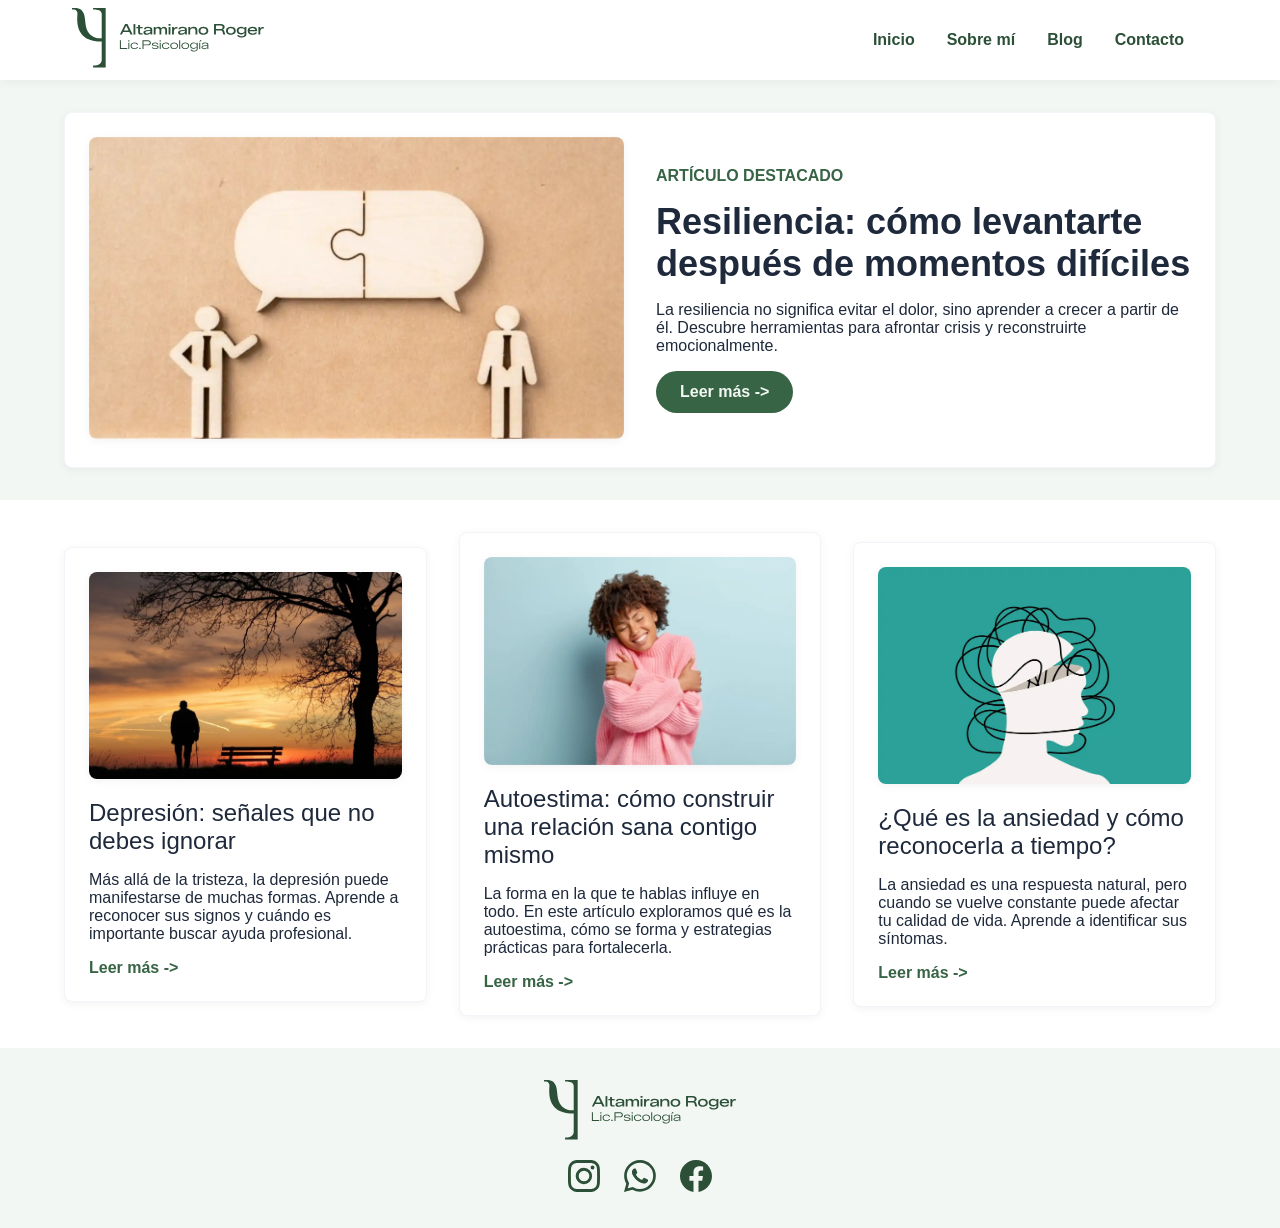
<file: blog.html>
<!doctype html>
<html lang="en">
  <head>
    <meta charset="UTF-8" />
    <meta name="viewport" content="width=device-width, initial-scale=1.0" />
    <link rel="stylesheet" href="styles.css" />
    <title>Blog</title>
  </head>
  <body>
    <header>
      <nav class="nav__container">
        <a href="#"
          ><div class="logo color__primary-700">
            <svg
              xmlns="http://www.w3.org/2000/svg"
              xml:space="preserve"
              style="
                fill-rule: evenodd;
                clip-rule: evenodd;
                stroke-linejoin: round;
                stroke-miterlimit: 2;
              "
              viewBox="0 0 923 287"
            >
              <path
                d="m.005 0 .357-.714h.156L.875 0H.731L.414-.654h.043L.138 0zm.179-.172v-.099h.5v.099z"
                style="fill: currentColor; fill-rule: nonzero"
                transform="translate(229.87 127.754)scale(70.48756)"
              />
              <path
                d="M.055-.714H.18V0H.055z"
                style="fill: currentColor; fill-rule: nonzero"
                transform="translate(291.865 127.754)scale(70.48756)"
              />
              <path
                d="M.3 0a.18.18 0 0 1-.122-.039.14.14 0 0 1-.044-.111v-.502h.125v.484q0 .041.023.061.022.02.058.02h.099v.088zM.012-.427v-.087H.15v.087zm.231 0v-.087h.196v.087z"
                style="fill: currentColor; fill-rule: nonzero"
                transform="translate(308.427 127.754)scale(70.48756)"
              />
              <path
                d="M.247.013a.27.27 0 0 1-.157-.04.13.13 0 0 1-.056-.112q0-.043.022-.075a.16.16 0 0 1 .065-.051.3.3 0 0 1 .107-.026l.227-.025a.1.1 0 0 0 .039-.013.04.04 0 0 0 .013-.03V-.36a.06.06 0 0 0-.019-.044.13.13 0 0 0-.054-.028.3.3 0 0 0-.084-.009.3.3 0 0 0-.115.018q-.042.018-.05.055H.06a.15.15 0 0 1 .044-.087.23.23 0 0 1 .099-.054.6.6 0 0 1 .15-.019q.093 0 .155.021a.2.2 0 0 1 .093.061.16.16 0 0 1 .031.102v.345h-.12V-.16l.013.016a.24.24 0 0 1-.062.086.3.3 0 0 1-.094.054.4.4 0 0 1-.122.018Zm.041-.089a.26.26 0 0 0 .155-.048.2.2 0 0 0 .047-.052.13.13 0 0 0 .017-.063v-.059l.021.03a.2.2 0 0 1-.039.015l-.064.011-.182.023a.1.1 0 0 0-.059.021.06.06 0 0 0-.019.044q0 .037.031.057a.2.2 0 0 0 .093.019Z"
                style="fill: currentColor; fill-rule: nonzero"
                transform="translate(341.221 127.754)scale(70.48756)"
              />
              <path
                d="M.054 0v-.514h.125v.136l-.013-.01A.2.2 0 0 1 .218-.47.2.2 0 0 1 .29-.514a.26.26 0 0 1 .171.002.2.2 0 0 1 .068.047.2.2 0 0 1 .039.082L.549-.384a.2.2 0 0 1 .048-.084.2.2 0 0 1 .075-.045.3.3 0 0 1 .087-.014q.062 0 .108.026a.17.17 0 0 1 .071.075.3.3 0 0 1 .025.12v.307H.839V-.29a.2.2 0 0 0-.015-.081.1.1 0 0 0-.042-.046.13.13 0 0 0-.064-.015.14.14 0 0 0-.075.019.13.13 0 0 0-.053.054.2.2 0 0 0-.019.083v.278H.446v-.291q0-.075-.033-.109a.12.12 0 0 0-.088-.034.14.14 0 0 0-.075.019.13.13 0 0 0-.053.054.2.2 0 0 0-.02.083v.278H.052Z"
                style="fill: currentColor; fill-rule: nonzero"
                transform="translate(389.108 127.754)scale(70.48756)"
              />
              <path
                d="M.056 0v-.514h.125V0zM.052-.597v-.117h.134v.117z"
                style="fill: currentColor; fill-rule: nonzero"
                transform="translate(460.49 127.754)scale(70.48756)"
              />
              <path
                d="M.054 0v-.514h.125v.175l-.01-.004a.3.3 0 0 1 .04-.101.16.16 0 0 1 .066-.054.2.2 0 0 1 .089-.017h.057v.107H.358a.18.18 0 0 0-.157.095.2.2 0 0 0-.022.096v.216H.054Z"
                style="fill: currentColor; fill-rule: nonzero"
                transform="translate(477.262 127.754)scale(70.48756)"
              />
              <path
                d="M.247.013a.27.27 0 0 1-.157-.04.13.13 0 0 1-.056-.112q0-.043.022-.075a.16.16 0 0 1 .065-.051.3.3 0 0 1 .107-.026l.227-.025a.1.1 0 0 0 .039-.013.04.04 0 0 0 .013-.03V-.36a.06.06 0 0 0-.019-.044.13.13 0 0 0-.054-.028.3.3 0 0 0-.084-.009.3.3 0 0 0-.115.018q-.042.018-.05.055H.06a.15.15 0 0 1 .044-.087.23.23 0 0 1 .099-.054.6.6 0 0 1 .15-.019q.093 0 .155.021a.2.2 0 0 1 .093.061.16.16 0 0 1 .031.102v.345h-.12V-.16l.013.016a.24.24 0 0 1-.062.086.3.3 0 0 1-.094.054.4.4 0 0 1-.122.018Zm.041-.089a.26.26 0 0 0 .155-.048.2.2 0 0 0 .047-.052.13.13 0 0 0 .017-.063v-.059l.021.03a.2.2 0 0 1-.039.015l-.064.011-.182.023a.1.1 0 0 0-.059.021.06.06 0 0 0-.019.044q0 .037.031.057a.2.2 0 0 0 .093.019Z"
                style="fill: currentColor; fill-rule: nonzero"
                transform="translate(507.588 127.754)scale(70.48756)"
              />
              <path
                d="M.054 0v-.514h.125v.149L.167-.381a.2.2 0 0 1 .057-.083.2.2 0 0 1 .086-.048.3.3 0 0 1 .108-.016q.06 0 .106.016.047.015.078.047a.2.2 0 0 1 .049.076q.017.045.017.104V0H.543v-.26a.2.2 0 0 0-.019-.093.13.13 0 0 0-.057-.06.2.2 0 0 0-.097-.021.2.2 0 0 0-.103.023.17.17 0 0 0-.091.155V0H.051Z"
                style="fill: currentColor; fill-rule: nonzero"
                transform="translate(555.474 127.754)scale(70.48756)"
              />
              <path
                d="M.365.014A.4.4 0 0 1 .188-.02a.26.26 0 0 1-.115-.095.25.25 0 0 1-.04-.143q0-.049.015-.091a.2.2 0 0 1 .043-.075.3.3 0 0 1 .069-.057.3.3 0 0 1 .092-.036.5.5 0 0 1 .291.021q.075.033.115.094a.25.25 0 0 1 .04.143.3.3 0 0 1-.015.091.2.2 0 0 1-.043.075.3.3 0 0 1-.069.057A.4.4 0 0 1 .478 0a.5.5 0 0 1-.114.012Zm0-.092a.3.3 0 0 0 .074-.009.17.17 0 0 0 .098-.064A.2.2 0 0 0 .561-.2a.2.2 0 0 0 .008-.057.2.2 0 0 0-.022-.091.16.16 0 0 0-.067-.064.24.24 0 0 0-.114-.023.3.3 0 0 0-.073.009.2.2 0 0 0-.098.063.17.17 0 0 0-.033.106q0 .05.023.091a.16.16 0 0 0 .068.065.24.24 0 0 0 .113.024Z"
                style="fill: currentColor; fill-rule: nonzero"
                transform="translate(606.094 127.754)scale(70.48756)"
              />
              <path
                d="M.07 0v-.714h.49q.07 0 .122.023a.2.2 0 0 1 .081.066.2.2 0 0 1 .029.106.2.2 0 0 1-.019.088.16.16 0 0 1-.057.064.2.2 0 0 1-.095.032v-.009a.2.2 0 0 1 .08.018.1.1 0 0 1 .045.043.3.3 0 0 1 .028.071l.061.213H.7L.644-.198a.13.13 0 0 0-.035-.064Q.585-.283.539-.283H.198v.284h-.13ZM.2-.385h.334a.2.2 0 0 0 .063-.012.1.1 0 0 0 .043-.038.13.13 0 0 0 .015-.066q0-.056-.034-.083a.14.14 0 0 0-.087-.027H.2v.227Z"
                style="fill: currentColor; fill-rule: nonzero"
                transform="translate(677.995 127.754)scale(70.48756)"
              />
              <path
                d="M.365.014A.4.4 0 0 1 .188-.02a.26.26 0 0 1-.115-.095.25.25 0 0 1-.04-.143q0-.049.015-.091a.2.2 0 0 1 .043-.075.3.3 0 0 1 .069-.057.3.3 0 0 1 .092-.036.5.5 0 0 1 .291.021q.075.033.115.094a.25.25 0 0 1 .04.143.3.3 0 0 1-.015.091.2.2 0 0 1-.043.075.3.3 0 0 1-.069.057A.4.4 0 0 1 .478 0a.5.5 0 0 1-.114.012Zm0-.092a.3.3 0 0 0 .074-.009.17.17 0 0 0 .098-.064A.2.2 0 0 0 .561-.2a.2.2 0 0 0 .008-.057.2.2 0 0 0-.022-.091.16.16 0 0 0-.067-.064.24.24 0 0 0-.114-.023.3.3 0 0 0-.073.009.2.2 0 0 0-.098.063.17.17 0 0 0-.033.106q0 .05.023.091a.16.16 0 0 0 .068.065.24.24 0 0 0 .113.024Z"
                style="fill: currentColor; fill-rule: nonzero"
                transform="translate(738.075 127.754)scale(70.48756)"
              />
              <path
                d="M.371.204a.5.5 0 0 1-.15-.019A.3.3 0 0 1 .115.13.16.16 0 0 1 .064.04h.127A.1.1 0 0 0 .253.1a.3.3 0 0 0 .12.018.3.3 0 0 0 .103-.017.15.15 0 0 0 .068-.048.12.12 0 0 0 .024-.075v-.14l.013.021a.2.2 0 0 1-.062.07.3.3 0 0 1-.089.044.38.38 0 0 1-.253-.016.25.25 0 0 1-.105-.089.25.25 0 0 1-.039-.14q0-.049.014-.089a.23.23 0 0 1 .104-.125.35.35 0 0 1 .278-.03q.05.015.089.043a.2.2 0 0 1 .062.071l-.013.02v-.134h.125v.491a.2.2 0 0 1-.027.102.2.2 0 0 1-.072.071.3.3 0 0 1-.103.041.5.5 0 0 1-.12.013Zm-.01-.308A.3.3 0 0 0 .43-.112a.2.2 0 0 0 .058-.022.15.15 0 0 0 .072-.081.2.2 0 0 0 .01-.056.15.15 0 0 0-.027-.088.2.2 0 0 0-.074-.058.3.3 0 0 0-.176-.012.2.2 0 0 0-.097.056.2.2 0 0 0-.026.046.2.2 0 0 0-.009.056q0 .05.024.088a.16.16 0 0 0 .069.058q.045.02.106.02Z"
                style="fill: currentColor; fill-rule: nonzero"
                transform="translate(789.573 127.754)scale(70.48756)"
              />
              <path
                d="M.361.014A.4.4 0 0 1 .186-.02a.25.25 0 0 1-.154-.238q0-.049.015-.091A.2.2 0 0 1 .09-.424a.3.3 0 0 1 .16-.093.5.5 0 0 1 .244.005q.06.018.102.054.043.037.064.094a.4.4 0 0 1 .02.136H.111v-.077h.441a.2.2 0 0 0-.02-.058.1.1 0 0 0-.04-.042.2.2 0 0 0-.057-.026.3.3 0 0 0-.073-.009.3.3 0 0 0-.073.009.2.2 0 0 0-.058.025.2.2 0 0 0-.041.038.2.2 0 0 0-.034.11q0 .052.023.094a.16.16 0 0 0 .07.065.25.25 0 0 0 .114.024.3.3 0 0 0 .111-.018.14.14 0 0 0 .065-.052h.13a.2.2 0 0 1-.052.081.3.3 0 0 1-.1.057.5.5 0 0 1-.157.021Z"
                style="fill: currentColor; fill-rule: nonzero"
                transform="translate(842.27 127.754)scale(70.48756)"
              />
              <path
                d="M.054 0v-.514h.125v.175l-.01-.004a.3.3 0 0 1 .04-.101.16.16 0 0 1 .066-.054.2.2 0 0 1 .089-.017h.057v.107H.358a.18.18 0 0 0-.157.095.2.2 0 0 0-.022.096v.216H.054Z"
                style="fill: currentColor; fill-rule: nonzero"
                transform="translate(892.481 127.754)scale(70.48756)"
              />
              <path
                d="M.078 0v-.714h.084v.645h.524V0z"
                style="fill: currentColor; fill-rule: nonzero"
                transform="translate(225.674 196.883)scale(58.03385)"
              />
              <path
                d="M.063 0v-.514h.081V0zM.057-.613v-.101h.094v.101z"
                style="fill: currentColor; fill-rule: nonzero"
                transform="translate(267.202 196.883)scale(58.03385)"
              />
              <path
                d="M.358.014A.4.4 0 0 1 .19-.019a.26.26 0 0 1-.152-.239q0-.05.014-.091a.2.2 0 0 1 .043-.075.3.3 0 0 1 .067-.056.3.3 0 0 1 .089-.035.46.46 0 0 1 .251.011.3.3 0 0 1 .103.063.17.17 0 0 1 .05.089H.569A.2.2 0 0 0 .53-.406a.2.2 0 0 0-.069-.041.3.3 0 0 0-.102-.016.3.3 0 0 0-.084.01.3.3 0 0 0-.066.028.18.18 0 0 0-.086.168q0 .06.027.106a.2.2 0 0 0 .079.074.3.3 0 0 0 .13.027.26.26 0 0 0 .138-.032.2.2 0 0 0 .072-.078h.086a.2.2 0 0 1-.052.091.3.3 0 0 1-.102.062.4.4 0 0 1-.143.022Z"
                style="fill: currentColor; fill-rule: nonzero"
                transform="translate(279.26 196.883)scale(58.03385)"
              />
              <path
                d="M.076-.109h.11V0h-.11z"
                style="fill: currentColor; fill-rule: nonzero"
                transform="translate(319.049 196.883)scale(58.03385)"
              />
              <path
                d="M.078 0v-.714H.54q.05 0 .091.013a.2.2 0 0 1 .073.04q.031.027.048.066a.2.2 0 0 1 .017.091.2.2 0 0 1-.017.091.2.2 0 0 1-.121.104.3.3 0 0 1-.091.013H.163v.297zm.085-.366h.365q.049 0 .083-.017a.1.1 0 0 0 .051-.048.15.15 0 0 0 .018-.074.14.14 0 0 0-.039-.103.16.16 0 0 0-.112-.038H.164v.28Z"
                style="fill: currentColor; fill-rule: nonzero"
                transform="translate(334.256 196.883)scale(58.03385)"
              />
              <path
                d="M.32.014A.5.5 0 0 1 .191 0a.3.3 0 0 1-.086-.038.2.2 0 0 1-.049-.053.2.2 0 0 1-.019-.059h.084q.006.022.025.045a.15.15 0 0 0 .061.039.3.3 0 0 0 .113.016.4.4 0 0 0 .11-.012.12.12 0 0 0 .059-.033.07.07 0 0 0 .018-.045.06.06 0 0 0-.022-.047Q.463-.21.401-.217L.225-.242a.3.3 0 0 1-.132-.045.1.1 0 0 1-.042-.09q0-.032.016-.059a.2.2 0 0 1 .048-.048.3.3 0 0 1 .081-.032.5.5 0 0 1 .115-.012q.084 0 .141.019t.087.053.038.078H.493a.1.1 0 0 0-.025-.043.14.14 0 0 0-.056-.032.3.3 0 0 0-.1-.012.4.4 0 0 0-.098.011.13.13 0 0 0-.058.029.06.06 0 0 0-.019.043q0 .03.025.048a.2.2 0 0 0 .075.024l.169.023a.4.4 0 0 1 .1.024q.042.017.066.045a.1.1 0 0 1 .023.073.12.12 0 0 1-.019.069.15.15 0 0 1-.055.049.3.3 0 0 1-.086.03.6.6 0 0 1-.113.01Z"
                style="fill: currentColor; fill-rule: nonzero"
                transform="translate(381.53 196.883)scale(58.03385)"
              />
              <path
                d="M.063 0v-.514h.081V0zM.057-.613v-.101h.094v.101z"
                style="fill: currentColor; fill-rule: nonzero"
                transform="translate(418.04 196.883)scale(58.03385)"
              />
              <path
                d="M.358.014A.4.4 0 0 1 .19-.019a.26.26 0 0 1-.152-.239q0-.05.014-.091a.2.2 0 0 1 .043-.075.3.3 0 0 1 .067-.056.3.3 0 0 1 .089-.035.46.46 0 0 1 .251.011.3.3 0 0 1 .103.063.17.17 0 0 1 .05.089H.569A.2.2 0 0 0 .53-.406a.2.2 0 0 0-.069-.041.3.3 0 0 0-.102-.016.3.3 0 0 0-.084.01.3.3 0 0 0-.066.028.18.18 0 0 0-.086.168q0 .06.027.106a.2.2 0 0 0 .079.074.3.3 0 0 0 .13.027.26.26 0 0 0 .138-.032.2.2 0 0 0 .072-.078h.086a.2.2 0 0 1-.052.091.3.3 0 0 1-.102.062.4.4 0 0 1-.143.022Z"
                style="fill: currentColor; fill-rule: nonzero"
                transform="translate(430.1 196.883)scale(58.03385)"
              />
              <path
                d="M.359.014A.4.4 0 0 1 .19-.019a.26.26 0 0 1-.113-.095.26.26 0 0 1-.04-.144q0-.05.015-.091a.2.2 0 0 1 .043-.075.3.3 0 0 1 .067-.056.3.3 0 0 1 .089-.035.46.46 0 0 1 .276.021.26.26 0 0 1 .112.093q.04.06.04.144a.25.25 0 0 1-.124.224.3.3 0 0 1-.089.035.5.5 0 0 1-.108.012Zm0-.064a.3.3 0 0 0 .084-.01.2.2 0 0 0 .066-.029.2.2 0 0 0 .076-.102.2.2 0 0 0 .01-.067.19.19 0 0 0-.105-.179.3.3 0 0 0-.13-.027.3.3 0 0 0-.084.01.3.3 0 0 0-.066.028.18.18 0 0 0-.086.168q0 .059.027.106a.2.2 0 0 0 .079.074.3.3 0 0 0 .129.027Z"
                style="fill: currentColor; fill-rule: nonzero"
                transform="translate(470.236 196.883)scale(58.03385)"
              />
              <path
                d="M.062-.714h.081V0H.062z"
                style="fill: currentColor; fill-rule: nonzero"
                transform="translate(511.851 196.883)scale(58.03385)"
              />
              <path
                d="M.359.014A.4.4 0 0 1 .19-.019a.26.26 0 0 1-.113-.095.26.26 0 0 1-.04-.144q0-.05.015-.091a.2.2 0 0 1 .043-.075.3.3 0 0 1 .067-.056.3.3 0 0 1 .089-.035.46.46 0 0 1 .276.021.26.26 0 0 1 .112.093q.04.06.04.144a.25.25 0 0 1-.124.224.3.3 0 0 1-.089.035.5.5 0 0 1-.108.012Zm0-.064a.3.3 0 0 0 .084-.01.2.2 0 0 0 .066-.029.2.2 0 0 0 .076-.102.2.2 0 0 0 .01-.067.19.19 0 0 0-.105-.179.3.3 0 0 0-.13-.027.3.3 0 0 0-.084.01.3.3 0 0 0-.066.028.18.18 0 0 0-.086.168q0 .059.027.106a.2.2 0 0 0 .079.074.3.3 0 0 0 .129.027Z"
                style="fill: currentColor; fill-rule: nonzero"
                transform="translate(523.79 196.883)scale(58.03385)"
              />
              <path
                d="M.362.204A.5.5 0 0 1 .217.185a.23.23 0 0 1-.1-.054.17.17 0 0 1-.049-.087h.086a.13.13 0 0 0 .072.074.4.4 0 0 0 .139.023A.3.3 0 0 0 .486.12a.2.2 0 0 0 .08-.058.14.14 0 0 0 .028-.086v-.145l.01.011a.2.2 0 0 1-.068.081.3.3 0 0 1-.094.047.4.4 0 0 1-.257-.017.24.24 0 0 1-.145-.226q0-.046.014-.087A.24.24 0 0 1 .16-.484.3.3 0 0 1 .335-.53q.056 0 .107.015.052.015.094.046a.2.2 0 0 1 .068.081l-.01.011v-.138h.08v.497a.2.2 0 0 1-.026.096.2.2 0 0 1-.069.069.3.3 0 0 1-.1.042.5.5 0 0 1-.118.014ZM.351-.077a.3.3 0 0 0 .145-.035.2.2 0 0 0 .086-.095.2.2 0 0 0 .012-.065.17.17 0 0 0-.032-.102.2.2 0 0 0-.087-.067.3.3 0 0 0-.124-.024.3.3 0 0 0-.077.009.2.2 0 0 0-.063.025.18.18 0 0 0-.087.159.18.18 0 0 0 .107.17.3.3 0 0 0 .121.024Z"
                style="fill: currentColor; fill-rule: nonzero"
                transform="translate(565.406 196.883)scale(58.03385)"
              />
              <path
                d="M.063 0v-.514h.081V0zm.001-.597.103-.137h.095l-.118.137z"
                style="fill: currentColor; fill-rule: nonzero"
                transform="translate(608.036 196.883)scale(58.03385)"
              />
              <path
                d="M.252.013a.26.26 0 0 1-.157-.04.13.13 0 0 1-.055-.112q0-.04.021-.071a.2.2 0 0 1 .06-.05.3.3 0 0 1 .096-.025l.255-.029q.03-.003.043-.015a.04.04 0 0 0 .014-.033v-.001a.08.08 0 0 0-.02-.052.13.13 0 0 0-.06-.036.3.3 0 0 0-.104-.013.3.3 0 0 0-.137.026q-.047.025-.056.066H.07a.14.14 0 0 1 .038-.08A.2.2 0 0 1 .2-.506a.5.5 0 0 1 .145-.02q.093 0 .151.021a.17.17 0 0 1 .086.06.16.16 0 0 1 .028.091v.355H.531v-.17l.008.011a.27.27 0 0 1-.16.153.4.4 0 0 1-.125.02Zm.022-.065a.3.3 0 0 0 .179-.057.2.2 0 0 0 .055-.062.15.15 0 0 0 .02-.074v-.053l.015.021-.039.013-.063.011-.221.028a.14.14 0 0 0-.071.026.07.07 0 0 0-.024.054q0 .046.038.07a.2.2 0 0 0 .111.023"
                style="fill: currentColor; fill-rule: nonzero"
                transform="translate(620.095 196.883)scale(58.03385)"
              />
              <path
                d="M161.822 0h-60.6v7.137s41.527-4.643 41.527 22.061v116.146s-69.123 8.984-77.863-70.077c-2.629-23.784-3.49-38.256-8.449-49.314C44.31-1.089 24.468.043 0-.001v7.137s25.954-4.484 25.954 18.817S6.542 161.565 142.749 161.565v84.352s4.711 31.145-41.527 31.145v9.084h60.6"
                style="fill: currentColor"
              />
            </svg></div
        ></a>
        <button href="#" class="menu__btn" id="menuBtn">☰</button>

        <ul class="nav__links" id="navLinks">
          <li><a href="index.html">Inicio</a></li>
          <li><a href="about.html">Sobre mí</a></li>
          <li><a href="blog.html">Blog</a></li>
          <li><a href="contact.html">Contacto</a></li>
        </ul>
      </nav>
    </header>
    <a class="btn__absolute" href="https://www.whatsapp.com/?lang=es">
      <div class="icon-md">
        <svg
          xmlns="http://www.w3.org/2000/svg"
          fill="currentColor"
          class="bi bi-whatsapp"
          viewBox="0 0 16 16"
        >
          <path
            d="M13.601 2.326A7.85 7.85 0 0 0 7.994 0C3.627 0 .068 3.558.064 7.926c0 1.399.366 2.76 1.057 3.965L0 16l4.204-1.102a7.9 7.9 0 0 0 3.79.965h.004c4.368 0 7.926-3.558 7.93-7.93A7.9 7.9 0 0 0 13.6 2.326zM7.994 14.521a6.6 6.6 0 0 1-3.356-.92l-.24-.144-2.494.654.666-2.433-.156-.251a6.56 6.56 0 0 1-1.007-3.505c0-3.626 2.957-6.584 6.591-6.584a6.56 6.56 0 0 1 4.66 1.931 6.56 6.56 0 0 1 1.928 4.66c-.004 3.639-2.961 6.592-6.592 6.592m3.615-4.934c-.197-.099-1.17-.578-1.353-.646-.182-.065-.315-.099-.445.099-.133.197-.513.646-.627.775-.114.133-.232.148-.43.05-.197-.1-.836-.308-1.592-.985-.59-.525-.985-1.175-1.103-1.372-.114-.198-.011-.304.088-.403.087-.088.197-.232.296-.346.1-.114.133-.198.198-.33.065-.134.034-.248-.015-.347-.05-.099-.445-1.076-.612-1.47-.16-.389-.323-.335-.445-.34-.114-.007-.247-.007-.38-.007a.73.73 0 0 0-.529.247c-.182.198-.691.677-.691 1.654s.71 1.916.81 2.049c.098.133 1.394 2.132 3.383 2.992.47.205.84.326 1.129.418.475.152.904.129 1.246.08.38-.058 1.171-.48 1.338-.943.164-.464.164-.86.114-.943-.049-.084-.182-.133-.38-.232"
          />
        </svg>
      </div>
    </a>
    <section class="section main__blog__section">
      <div class="container card">
        <div class="image">
          <img src="assets/asertividad.webp" alt="" />
        </div>
        <div class="content">
          <p class="bold color__primary-600">ARTÍCULO DESTACADO</p>
          <h3>Resiliencia: cómo levantarte después de momentos difíciles</h3>
          <p>
            La resiliencia no significa evitar el dolor, sino aprender a crecer
            a partir de él. Descubre herramientas para afrontar crisis y
            reconstruirte emocionalmente.
          </p>
          <div class="btn__content">
            <button href="#" class="btn__primary">Leer más -></button>
          </div>
        </div>
      </div>
    </section>
    <section class="section">
      <div class="container columns-3">
        <div class="card">
          <div class="image">
            <img src="assets/depresion.webp" alt="" />
          </div>
          <div class="content">
            <h5>Depresión: señales que no debes ignorar</h5>
            <p>
              Más allá de la tristeza, la depresión puede manifestarse de muchas
              formas. Aprende a reconocer sus signos y cuándo es importante
              buscar ayuda profesional.
            </p>
            <a class="bold color__primary-600">Leer más -></a>
          </div>
        </div>
        <div class="card">
          <div class="image">
            <img src="assets/autoestima.webp" alt="" />
          </div>
          <div class="content">
            <h5>Autoestima: cómo construir una relación sana contigo mismo</h5>
            <p>
              La forma en la que te hablas influye en todo. En este artículo
              exploramos qué es la autoestima, cómo se forma y estrategias
              prácticas para fortalecerla.
            </p>
            <a class="bold color__primary-600">Leer más -></a>
          </div>
        </div>
        <div class="card">
          <div class="image">
            <img src="assets/ansiedad.webp" alt="" />
          </div>
          <div class="content">
            <h5>¿Qué es la ansiedad y cómo reconocerla a tiempo?</h5>
            <p>
              La ansiedad es una respuesta natural, pero cuando se vuelve
              constante puede afectar tu calidad de vida. Aprende a identificar
              sus síntomas.
            </p>
            <a class="bold color__primary-600">Leer más -></a>
          </div>
        </div>
      </div>
    </section>
    <footer class="footer section">
      <div class="content">
        <a href="#"
          ><div class="logo color__primary-700">
            <svg
              xmlns="http://www.w3.org/2000/svg"
              xml:space="preserve"
              style="
                fill-rule: evenodd;
                clip-rule: evenodd;
                stroke-linejoin: round;
                stroke-miterlimit: 2;
              "
              viewBox="0 0 923 287"
            >
              <path
                d="m.005 0 .357-.714h.156L.875 0H.731L.414-.654h.043L.138 0zm.179-.172v-.099h.5v.099z"
                style="fill: currentColor; fill-rule: nonzero"
                transform="translate(229.87 127.754)scale(70.48756)"
              />
              <path
                d="M.055-.714H.18V0H.055z"
                style="fill: currentColor; fill-rule: nonzero"
                transform="translate(291.865 127.754)scale(70.48756)"
              />
              <path
                d="M.3 0a.18.18 0 0 1-.122-.039.14.14 0 0 1-.044-.111v-.502h.125v.484q0 .041.023.061.022.02.058.02h.099v.088zM.012-.427v-.087H.15v.087zm.231 0v-.087h.196v.087z"
                style="fill: currentColor; fill-rule: nonzero"
                transform="translate(308.427 127.754)scale(70.48756)"
              />
              <path
                d="M.247.013a.27.27 0 0 1-.157-.04.13.13 0 0 1-.056-.112q0-.043.022-.075a.16.16 0 0 1 .065-.051.3.3 0 0 1 .107-.026l.227-.025a.1.1 0 0 0 .039-.013.04.04 0 0 0 .013-.03V-.36a.06.06 0 0 0-.019-.044.13.13 0 0 0-.054-.028.3.3 0 0 0-.084-.009.3.3 0 0 0-.115.018q-.042.018-.05.055H.06a.15.15 0 0 1 .044-.087.23.23 0 0 1 .099-.054.6.6 0 0 1 .15-.019q.093 0 .155.021a.2.2 0 0 1 .093.061.16.16 0 0 1 .031.102v.345h-.12V-.16l.013.016a.24.24 0 0 1-.062.086.3.3 0 0 1-.094.054.4.4 0 0 1-.122.018Zm.041-.089a.26.26 0 0 0 .155-.048.2.2 0 0 0 .047-.052.13.13 0 0 0 .017-.063v-.059l.021.03a.2.2 0 0 1-.039.015l-.064.011-.182.023a.1.1 0 0 0-.059.021.06.06 0 0 0-.019.044q0 .037.031.057a.2.2 0 0 0 .093.019Z"
                style="fill: currentColor; fill-rule: nonzero"
                transform="translate(341.221 127.754)scale(70.48756)"
              />
              <path
                d="M.054 0v-.514h.125v.136l-.013-.01A.2.2 0 0 1 .218-.47.2.2 0 0 1 .29-.514a.26.26 0 0 1 .171.002.2.2 0 0 1 .068.047.2.2 0 0 1 .039.082L.549-.384a.2.2 0 0 1 .048-.084.2.2 0 0 1 .075-.045.3.3 0 0 1 .087-.014q.062 0 .108.026a.17.17 0 0 1 .071.075.3.3 0 0 1 .025.12v.307H.839V-.29a.2.2 0 0 0-.015-.081.1.1 0 0 0-.042-.046.13.13 0 0 0-.064-.015.14.14 0 0 0-.075.019.13.13 0 0 0-.053.054.2.2 0 0 0-.019.083v.278H.446v-.291q0-.075-.033-.109a.12.12 0 0 0-.088-.034.14.14 0 0 0-.075.019.13.13 0 0 0-.053.054.2.2 0 0 0-.02.083v.278H.052Z"
                style="fill: currentColor; fill-rule: nonzero"
                transform="translate(389.108 127.754)scale(70.48756)"
              />
              <path
                d="M.056 0v-.514h.125V0zM.052-.597v-.117h.134v.117z"
                style="fill: currentColor; fill-rule: nonzero"
                transform="translate(460.49 127.754)scale(70.48756)"
              />
              <path
                d="M.054 0v-.514h.125v.175l-.01-.004a.3.3 0 0 1 .04-.101.16.16 0 0 1 .066-.054.2.2 0 0 1 .089-.017h.057v.107H.358a.18.18 0 0 0-.157.095.2.2 0 0 0-.022.096v.216H.054Z"
                style="fill: currentColor; fill-rule: nonzero"
                transform="translate(477.262 127.754)scale(70.48756)"
              />
              <path
                d="M.247.013a.27.27 0 0 1-.157-.04.13.13 0 0 1-.056-.112q0-.043.022-.075a.16.16 0 0 1 .065-.051.3.3 0 0 1 .107-.026l.227-.025a.1.1 0 0 0 .039-.013.04.04 0 0 0 .013-.03V-.36a.06.06 0 0 0-.019-.044.13.13 0 0 0-.054-.028.3.3 0 0 0-.084-.009.3.3 0 0 0-.115.018q-.042.018-.05.055H.06a.15.15 0 0 1 .044-.087.23.23 0 0 1 .099-.054.6.6 0 0 1 .15-.019q.093 0 .155.021a.2.2 0 0 1 .093.061.16.16 0 0 1 .031.102v.345h-.12V-.16l.013.016a.24.24 0 0 1-.062.086.3.3 0 0 1-.094.054.4.4 0 0 1-.122.018Zm.041-.089a.26.26 0 0 0 .155-.048.2.2 0 0 0 .047-.052.13.13 0 0 0 .017-.063v-.059l.021.03a.2.2 0 0 1-.039.015l-.064.011-.182.023a.1.1 0 0 0-.059.021.06.06 0 0 0-.019.044q0 .037.031.057a.2.2 0 0 0 .093.019Z"
                style="fill: currentColor; fill-rule: nonzero"
                transform="translate(507.588 127.754)scale(70.48756)"
              />
              <path
                d="M.054 0v-.514h.125v.149L.167-.381a.2.2 0 0 1 .057-.083.2.2 0 0 1 .086-.048.3.3 0 0 1 .108-.016q.06 0 .106.016.047.015.078.047a.2.2 0 0 1 .049.076q.017.045.017.104V0H.543v-.26a.2.2 0 0 0-.019-.093.13.13 0 0 0-.057-.06.2.2 0 0 0-.097-.021.2.2 0 0 0-.103.023.17.17 0 0 0-.091.155V0H.051Z"
                style="fill: currentColor; fill-rule: nonzero"
                transform="translate(555.474 127.754)scale(70.48756)"
              />
              <path
                d="M.365.014A.4.4 0 0 1 .188-.02a.26.26 0 0 1-.115-.095.25.25 0 0 1-.04-.143q0-.049.015-.091a.2.2 0 0 1 .043-.075.3.3 0 0 1 .069-.057.3.3 0 0 1 .092-.036.5.5 0 0 1 .291.021q.075.033.115.094a.25.25 0 0 1 .04.143.3.3 0 0 1-.015.091.2.2 0 0 1-.043.075.3.3 0 0 1-.069.057A.4.4 0 0 1 .478 0a.5.5 0 0 1-.114.012Zm0-.092a.3.3 0 0 0 .074-.009.17.17 0 0 0 .098-.064A.2.2 0 0 0 .561-.2a.2.2 0 0 0 .008-.057.2.2 0 0 0-.022-.091.16.16 0 0 0-.067-.064.24.24 0 0 0-.114-.023.3.3 0 0 0-.073.009.2.2 0 0 0-.098.063.17.17 0 0 0-.033.106q0 .05.023.091a.16.16 0 0 0 .068.065.24.24 0 0 0 .113.024Z"
                style="fill: currentColor; fill-rule: nonzero"
                transform="translate(606.094 127.754)scale(70.48756)"
              />
              <path
                d="M.07 0v-.714h.49q.07 0 .122.023a.2.2 0 0 1 .081.066.2.2 0 0 1 .029.106.2.2 0 0 1-.019.088.16.16 0 0 1-.057.064.2.2 0 0 1-.095.032v-.009a.2.2 0 0 1 .08.018.1.1 0 0 1 .045.043.3.3 0 0 1 .028.071l.061.213H.7L.644-.198a.13.13 0 0 0-.035-.064Q.585-.283.539-.283H.198v.284h-.13ZM.2-.385h.334a.2.2 0 0 0 .063-.012.1.1 0 0 0 .043-.038.13.13 0 0 0 .015-.066q0-.056-.034-.083a.14.14 0 0 0-.087-.027H.2v.227Z"
                style="fill: currentColor; fill-rule: nonzero"
                transform="translate(677.995 127.754)scale(70.48756)"
              />
              <path
                d="M.365.014A.4.4 0 0 1 .188-.02a.26.26 0 0 1-.115-.095.25.25 0 0 1-.04-.143q0-.049.015-.091a.2.2 0 0 1 .043-.075.3.3 0 0 1 .069-.057.3.3 0 0 1 .092-.036.5.5 0 0 1 .291.021q.075.033.115.094a.25.25 0 0 1 .04.143.3.3 0 0 1-.015.091.2.2 0 0 1-.043.075.3.3 0 0 1-.069.057A.4.4 0 0 1 .478 0a.5.5 0 0 1-.114.012Zm0-.092a.3.3 0 0 0 .074-.009.17.17 0 0 0 .098-.064A.2.2 0 0 0 .561-.2a.2.2 0 0 0 .008-.057.2.2 0 0 0-.022-.091.16.16 0 0 0-.067-.064.24.24 0 0 0-.114-.023.3.3 0 0 0-.073.009.2.2 0 0 0-.098.063.17.17 0 0 0-.033.106q0 .05.023.091a.16.16 0 0 0 .068.065.24.24 0 0 0 .113.024Z"
                style="fill: currentColor; fill-rule: nonzero"
                transform="translate(738.075 127.754)scale(70.48756)"
              />
              <path
                d="M.371.204a.5.5 0 0 1-.15-.019A.3.3 0 0 1 .115.13.16.16 0 0 1 .064.04h.127A.1.1 0 0 0 .253.1a.3.3 0 0 0 .12.018.3.3 0 0 0 .103-.017.15.15 0 0 0 .068-.048.12.12 0 0 0 .024-.075v-.14l.013.021a.2.2 0 0 1-.062.07.3.3 0 0 1-.089.044.38.38 0 0 1-.253-.016.25.25 0 0 1-.105-.089.25.25 0 0 1-.039-.14q0-.049.014-.089a.23.23 0 0 1 .104-.125.35.35 0 0 1 .278-.03q.05.015.089.043a.2.2 0 0 1 .062.071l-.013.02v-.134h.125v.491a.2.2 0 0 1-.027.102.2.2 0 0 1-.072.071.3.3 0 0 1-.103.041.5.5 0 0 1-.12.013Zm-.01-.308A.3.3 0 0 0 .43-.112a.2.2 0 0 0 .058-.022.15.15 0 0 0 .072-.081.2.2 0 0 0 .01-.056.15.15 0 0 0-.027-.088.2.2 0 0 0-.074-.058.3.3 0 0 0-.176-.012.2.2 0 0 0-.097.056.2.2 0 0 0-.026.046.2.2 0 0 0-.009.056q0 .05.024.088a.16.16 0 0 0 .069.058q.045.02.106.02Z"
                style="fill: currentColor; fill-rule: nonzero"
                transform="translate(789.573 127.754)scale(70.48756)"
              />
              <path
                d="M.361.014A.4.4 0 0 1 .186-.02a.25.25 0 0 1-.154-.238q0-.049.015-.091A.2.2 0 0 1 .09-.424a.3.3 0 0 1 .16-.093.5.5 0 0 1 .244.005q.06.018.102.054.043.037.064.094a.4.4 0 0 1 .02.136H.111v-.077h.441a.2.2 0 0 0-.02-.058.1.1 0 0 0-.04-.042.2.2 0 0 0-.057-.026.3.3 0 0 0-.073-.009.3.3 0 0 0-.073.009.2.2 0 0 0-.058.025.2.2 0 0 0-.041.038.2.2 0 0 0-.034.11q0 .052.023.094a.16.16 0 0 0 .07.065.25.25 0 0 0 .114.024.3.3 0 0 0 .111-.018.14.14 0 0 0 .065-.052h.13a.2.2 0 0 1-.052.081.3.3 0 0 1-.1.057.5.5 0 0 1-.157.021Z"
                style="fill: currentColor; fill-rule: nonzero"
                transform="translate(842.27 127.754)scale(70.48756)"
              />
              <path
                d="M.054 0v-.514h.125v.175l-.01-.004a.3.3 0 0 1 .04-.101.16.16 0 0 1 .066-.054.2.2 0 0 1 .089-.017h.057v.107H.358a.18.18 0 0 0-.157.095.2.2 0 0 0-.022.096v.216H.054Z"
                style="fill: currentColor; fill-rule: nonzero"
                transform="translate(892.481 127.754)scale(70.48756)"
              />
              <path
                d="M.078 0v-.714h.084v.645h.524V0z"
                style="fill: currentColor; fill-rule: nonzero"
                transform="translate(225.674 196.883)scale(58.03385)"
              />
              <path
                d="M.063 0v-.514h.081V0zM.057-.613v-.101h.094v.101z"
                style="fill: currentColor; fill-rule: nonzero"
                transform="translate(267.202 196.883)scale(58.03385)"
              />
              <path
                d="M.358.014A.4.4 0 0 1 .19-.019a.26.26 0 0 1-.152-.239q0-.05.014-.091a.2.2 0 0 1 .043-.075.3.3 0 0 1 .067-.056.3.3 0 0 1 .089-.035.46.46 0 0 1 .251.011.3.3 0 0 1 .103.063.17.17 0 0 1 .05.089H.569A.2.2 0 0 0 .53-.406a.2.2 0 0 0-.069-.041.3.3 0 0 0-.102-.016.3.3 0 0 0-.084.01.3.3 0 0 0-.066.028.18.18 0 0 0-.086.168q0 .06.027.106a.2.2 0 0 0 .079.074.3.3 0 0 0 .13.027.26.26 0 0 0 .138-.032.2.2 0 0 0 .072-.078h.086a.2.2 0 0 1-.052.091.3.3 0 0 1-.102.062.4.4 0 0 1-.143.022Z"
                style="fill: currentColor; fill-rule: nonzero"
                transform="translate(279.26 196.883)scale(58.03385)"
              />
              <path
                d="M.076-.109h.11V0h-.11z"
                style="fill: currentColor; fill-rule: nonzero"
                transform="translate(319.049 196.883)scale(58.03385)"
              />
              <path
                d="M.078 0v-.714H.54q.05 0 .091.013a.2.2 0 0 1 .073.04q.031.027.048.066a.2.2 0 0 1 .017.091.2.2 0 0 1-.017.091.2.2 0 0 1-.121.104.3.3 0 0 1-.091.013H.163v.297zm.085-.366h.365q.049 0 .083-.017a.1.1 0 0 0 .051-.048.15.15 0 0 0 .018-.074.14.14 0 0 0-.039-.103.16.16 0 0 0-.112-.038H.164v.28Z"
                style="fill: currentColor; fill-rule: nonzero"
                transform="translate(334.256 196.883)scale(58.03385)"
              />
              <path
                d="M.32.014A.5.5 0 0 1 .191 0a.3.3 0 0 1-.086-.038.2.2 0 0 1-.049-.053.2.2 0 0 1-.019-.059h.084q.006.022.025.045a.15.15 0 0 0 .061.039.3.3 0 0 0 .113.016.4.4 0 0 0 .11-.012.12.12 0 0 0 .059-.033.07.07 0 0 0 .018-.045.06.06 0 0 0-.022-.047Q.463-.21.401-.217L.225-.242a.3.3 0 0 1-.132-.045.1.1 0 0 1-.042-.09q0-.032.016-.059a.2.2 0 0 1 .048-.048.3.3 0 0 1 .081-.032.5.5 0 0 1 .115-.012q.084 0 .141.019t.087.053.038.078H.493a.1.1 0 0 0-.025-.043.14.14 0 0 0-.056-.032.3.3 0 0 0-.1-.012.4.4 0 0 0-.098.011.13.13 0 0 0-.058.029.06.06 0 0 0-.019.043q0 .03.025.048a.2.2 0 0 0 .075.024l.169.023a.4.4 0 0 1 .1.024q.042.017.066.045a.1.1 0 0 1 .023.073.12.12 0 0 1-.019.069.15.15 0 0 1-.055.049.3.3 0 0 1-.086.03.6.6 0 0 1-.113.01Z"
                style="fill: currentColor; fill-rule: nonzero"
                transform="translate(381.53 196.883)scale(58.03385)"
              />
              <path
                d="M.063 0v-.514h.081V0zM.057-.613v-.101h.094v.101z"
                style="fill: currentColor; fill-rule: nonzero"
                transform="translate(418.04 196.883)scale(58.03385)"
              />
              <path
                d="M.358.014A.4.4 0 0 1 .19-.019a.26.26 0 0 1-.152-.239q0-.05.014-.091a.2.2 0 0 1 .043-.075.3.3 0 0 1 .067-.056.3.3 0 0 1 .089-.035.46.46 0 0 1 .251.011.3.3 0 0 1 .103.063.17.17 0 0 1 .05.089H.569A.2.2 0 0 0 .53-.406a.2.2 0 0 0-.069-.041.3.3 0 0 0-.102-.016.3.3 0 0 0-.084.01.3.3 0 0 0-.066.028.18.18 0 0 0-.086.168q0 .06.027.106a.2.2 0 0 0 .079.074.3.3 0 0 0 .13.027.26.26 0 0 0 .138-.032.2.2 0 0 0 .072-.078h.086a.2.2 0 0 1-.052.091.3.3 0 0 1-.102.062.4.4 0 0 1-.143.022Z"
                style="fill: currentColor; fill-rule: nonzero"
                transform="translate(430.1 196.883)scale(58.03385)"
              />
              <path
                d="M.359.014A.4.4 0 0 1 .19-.019a.26.26 0 0 1-.113-.095.26.26 0 0 1-.04-.144q0-.05.015-.091a.2.2 0 0 1 .043-.075.3.3 0 0 1 .067-.056.3.3 0 0 1 .089-.035.46.46 0 0 1 .276.021.26.26 0 0 1 .112.093q.04.06.04.144a.25.25 0 0 1-.124.224.3.3 0 0 1-.089.035.5.5 0 0 1-.108.012Zm0-.064a.3.3 0 0 0 .084-.01.2.2 0 0 0 .066-.029.2.2 0 0 0 .076-.102.2.2 0 0 0 .01-.067.19.19 0 0 0-.105-.179.3.3 0 0 0-.13-.027.3.3 0 0 0-.084.01.3.3 0 0 0-.066.028.18.18 0 0 0-.086.168q0 .059.027.106a.2.2 0 0 0 .079.074.3.3 0 0 0 .129.027Z"
                style="fill: currentColor; fill-rule: nonzero"
                transform="translate(470.236 196.883)scale(58.03385)"
              />
              <path
                d="M.062-.714h.081V0H.062z"
                style="fill: currentColor; fill-rule: nonzero"
                transform="translate(511.851 196.883)scale(58.03385)"
              />
              <path
                d="M.359.014A.4.4 0 0 1 .19-.019a.26.26 0 0 1-.113-.095.26.26 0 0 1-.04-.144q0-.05.015-.091a.2.2 0 0 1 .043-.075.3.3 0 0 1 .067-.056.3.3 0 0 1 .089-.035.46.46 0 0 1 .276.021.26.26 0 0 1 .112.093q.04.06.04.144a.25.25 0 0 1-.124.224.3.3 0 0 1-.089.035.5.5 0 0 1-.108.012Zm0-.064a.3.3 0 0 0 .084-.01.2.2 0 0 0 .066-.029.2.2 0 0 0 .076-.102.2.2 0 0 0 .01-.067.19.19 0 0 0-.105-.179.3.3 0 0 0-.13-.027.3.3 0 0 0-.084.01.3.3 0 0 0-.066.028.18.18 0 0 0-.086.168q0 .059.027.106a.2.2 0 0 0 .079.074.3.3 0 0 0 .129.027Z"
                style="fill: currentColor; fill-rule: nonzero"
                transform="translate(523.79 196.883)scale(58.03385)"
              />
              <path
                d="M.362.204A.5.5 0 0 1 .217.185a.23.23 0 0 1-.1-.054.17.17 0 0 1-.049-.087h.086a.13.13 0 0 0 .072.074.4.4 0 0 0 .139.023A.3.3 0 0 0 .486.12a.2.2 0 0 0 .08-.058.14.14 0 0 0 .028-.086v-.145l.01.011a.2.2 0 0 1-.068.081.3.3 0 0 1-.094.047.4.4 0 0 1-.257-.017.24.24 0 0 1-.145-.226q0-.046.014-.087A.24.24 0 0 1 .16-.484.3.3 0 0 1 .335-.53q.056 0 .107.015.052.015.094.046a.2.2 0 0 1 .068.081l-.01.011v-.138h.08v.497a.2.2 0 0 1-.026.096.2.2 0 0 1-.069.069.3.3 0 0 1-.1.042.5.5 0 0 1-.118.014ZM.351-.077a.3.3 0 0 0 .145-.035.2.2 0 0 0 .086-.095.2.2 0 0 0 .012-.065.17.17 0 0 0-.032-.102.2.2 0 0 0-.087-.067.3.3 0 0 0-.124-.024.3.3 0 0 0-.077.009.2.2 0 0 0-.063.025.18.18 0 0 0-.087.159.18.18 0 0 0 .107.17.3.3 0 0 0 .121.024Z"
                style="fill: currentColor; fill-rule: nonzero"
                transform="translate(565.406 196.883)scale(58.03385)"
              />
              <path
                d="M.063 0v-.514h.081V0zm.001-.597.103-.137h.095l-.118.137z"
                style="fill: currentColor; fill-rule: nonzero"
                transform="translate(608.036 196.883)scale(58.03385)"
              />
              <path
                d="M.252.013a.26.26 0 0 1-.157-.04.13.13 0 0 1-.055-.112q0-.04.021-.071a.2.2 0 0 1 .06-.05.3.3 0 0 1 .096-.025l.255-.029q.03-.003.043-.015a.04.04 0 0 0 .014-.033v-.001a.08.08 0 0 0-.02-.052.13.13 0 0 0-.06-.036.3.3 0 0 0-.104-.013.3.3 0 0 0-.137.026q-.047.025-.056.066H.07a.14.14 0 0 1 .038-.08A.2.2 0 0 1 .2-.506a.5.5 0 0 1 .145-.02q.093 0 .151.021a.17.17 0 0 1 .086.06.16.16 0 0 1 .028.091v.355H.531v-.17l.008.011a.27.27 0 0 1-.16.153.4.4 0 0 1-.125.02Zm.022-.065a.3.3 0 0 0 .179-.057.2.2 0 0 0 .055-.062.15.15 0 0 0 .02-.074v-.053l.015.021-.039.013-.063.011-.221.028a.14.14 0 0 0-.071.026.07.07 0 0 0-.024.054q0 .046.038.07a.2.2 0 0 0 .111.023"
                style="fill: currentColor; fill-rule: nonzero"
                transform="translate(620.095 196.883)scale(58.03385)"
              />
              <path
                d="M161.822 0h-60.6v7.137s41.527-4.643 41.527 22.061v116.146s-69.123 8.984-77.863-70.077c-2.629-23.784-3.49-38.256-8.449-49.314C44.31-1.089 24.468.043 0-.001v7.137s25.954-4.484 25.954 18.817S6.542 161.565 142.749 161.565v84.352s4.711 31.145-41.527 31.145v9.084h60.6"
                style="fill: currentColor"
              />
            </svg></div
        ></a>
        <div class="content-icons">
          <a href="https://www.instagram.com/"
            ><div class="icon-md color__primary-700">
              <svg
                xmlns="http://www.w3.org/2000/svg"
                fill="currentColor"
                class="bi bi-instagram"
                viewBox="0 0 16 16"
              >
                <path
                  d="M8 0C5.829 0 5.556.01 4.703.048 3.85.088 3.269.222 2.76.42a3.9 3.9 0 0 0-1.417.923A3.9 3.9 0 0 0 .42 2.76C.222 3.268.087 3.85.048 4.7.01 5.555 0 5.827 0 8.001c0 2.172.01 2.444.048 3.297.04.852.174 1.433.372 1.942.205.526.478.972.923 1.417.444.445.89.719 1.416.923.51.198 1.09.333 1.942.372C5.555 15.99 5.827 16 8 16s2.444-.01 3.298-.048c.851-.04 1.434-.174 1.943-.372a3.9 3.9 0 0 0 1.416-.923c.445-.445.718-.891.923-1.417.197-.509.332-1.09.372-1.942C15.99 10.445 16 10.173 16 8s-.01-2.445-.048-3.299c-.04-.851-.175-1.433-.372-1.941a3.9 3.9 0 0 0-.923-1.417A3.9 3.9 0 0 0 13.24.42c-.51-.198-1.092-.333-1.943-.372C10.443.01 10.172 0 7.998 0zm-.717 1.442h.718c2.136 0 2.389.007 3.232.046.78.035 1.204.166 1.486.275.373.145.64.319.92.599s.453.546.598.92c.11.281.24.705.275 1.485.039.843.047 1.096.047 3.231s-.008 2.389-.047 3.232c-.035.78-.166 1.203-.275 1.485a2.5 2.5 0 0 1-.599.919c-.28.28-.546.453-.92.598-.28.11-.704.24-1.485.276-.843.038-1.096.047-3.232.047s-2.39-.009-3.233-.047c-.78-.036-1.203-.166-1.485-.276a2.5 2.5 0 0 1-.92-.598 2.5 2.5 0 0 1-.6-.92c-.109-.281-.24-.705-.275-1.485-.038-.843-.046-1.096-.046-3.233s.008-2.388.046-3.231c.036-.78.166-1.204.276-1.486.145-.373.319-.64.599-.92s.546-.453.92-.598c.282-.11.705-.24 1.485-.276.738-.034 1.024-.044 2.515-.045zm4.988 1.328a.96.96 0 1 0 0 1.92.96.96 0 0 0 0-1.92m-4.27 1.122a4.109 4.109 0 1 0 0 8.217 4.109 4.109 0 0 0 0-8.217m0 1.441a2.667 2.667 0 1 1 0 5.334 2.667 2.667 0 0 1 0-5.334"
                />
              </svg></div
          ></a>
          <a href="https://www.whatsapp.com/?lang=es"
            ><div class="icon-md color__primary-700">
              <svg
                xmlns="http://www.w3.org/2000/svg"
                fill="currentColor"
                class="bi bi-whatsapp"
                viewBox="0 0 16 16"
              >
                <path
                  d="M13.601 2.326A7.85 7.85 0 0 0 7.994 0C3.627 0 .068 3.558.064 7.926c0 1.399.366 2.76 1.057 3.965L0 16l4.204-1.102a7.9 7.9 0 0 0 3.79.965h.004c4.368 0 7.926-3.558 7.93-7.93A7.9 7.9 0 0 0 13.6 2.326zM7.994 14.521a6.6 6.6 0 0 1-3.356-.92l-.24-.144-2.494.654.666-2.433-.156-.251a6.56 6.56 0 0 1-1.007-3.505c0-3.626 2.957-6.584 6.591-6.584a6.56 6.56 0 0 1 4.66 1.931 6.56 6.56 0 0 1 1.928 4.66c-.004 3.639-2.961 6.592-6.592 6.592m3.615-4.934c-.197-.099-1.17-.578-1.353-.646-.182-.065-.315-.099-.445.099-.133.197-.513.646-.627.775-.114.133-.232.148-.43.05-.197-.1-.836-.308-1.592-.985-.59-.525-.985-1.175-1.103-1.372-.114-.198-.011-.304.088-.403.087-.088.197-.232.296-.346.1-.114.133-.198.198-.33.065-.134.034-.248-.015-.347-.05-.099-.445-1.076-.612-1.47-.16-.389-.323-.335-.445-.34-.114-.007-.247-.007-.38-.007a.73.73 0 0 0-.529.247c-.182.198-.691.677-.691 1.654s.71 1.916.81 2.049c.098.133 1.394 2.132 3.383 2.992.47.205.84.326 1.129.418.475.152.904.129 1.246.08.38-.058 1.171-.48 1.338-.943.164-.464.164-.86.114-.943-.049-.084-.182-.133-.38-.232"
                />
              </svg></div
          ></a>
          <a href="https://www.facebook.com/?locale=es_LA">
            <div class="icon-md color__primary-700">
              <svg
                xmlns="http://www.w3.org/2000/svg"
                fill="currentColor"
                class="bi bi-facebook"
                viewBox="0 0 16 16"
              >
                <path
                  d="M16 8.049c0-4.446-3.582-8.05-8-8.05C3.58 0-.002 3.603-.002 8.05c0 4.017 2.926 7.347 6.75 7.951v-5.625h-2.03V8.05H6.75V6.275c0-2.017 1.195-3.131 3.022-3.131.876 0 1.791.157 1.791.157v1.98h-1.009c-.993 0-1.303.621-1.303 1.258v1.51h2.218l-.354 2.326H9.25V16c3.824-.604 6.75-3.934 6.75-7.951"
                />
              </svg>
            </div>
          </a>
        </div>
      </div>
    </footer>
  </body>
  <script src="app.js"></script>
</html>
</file>
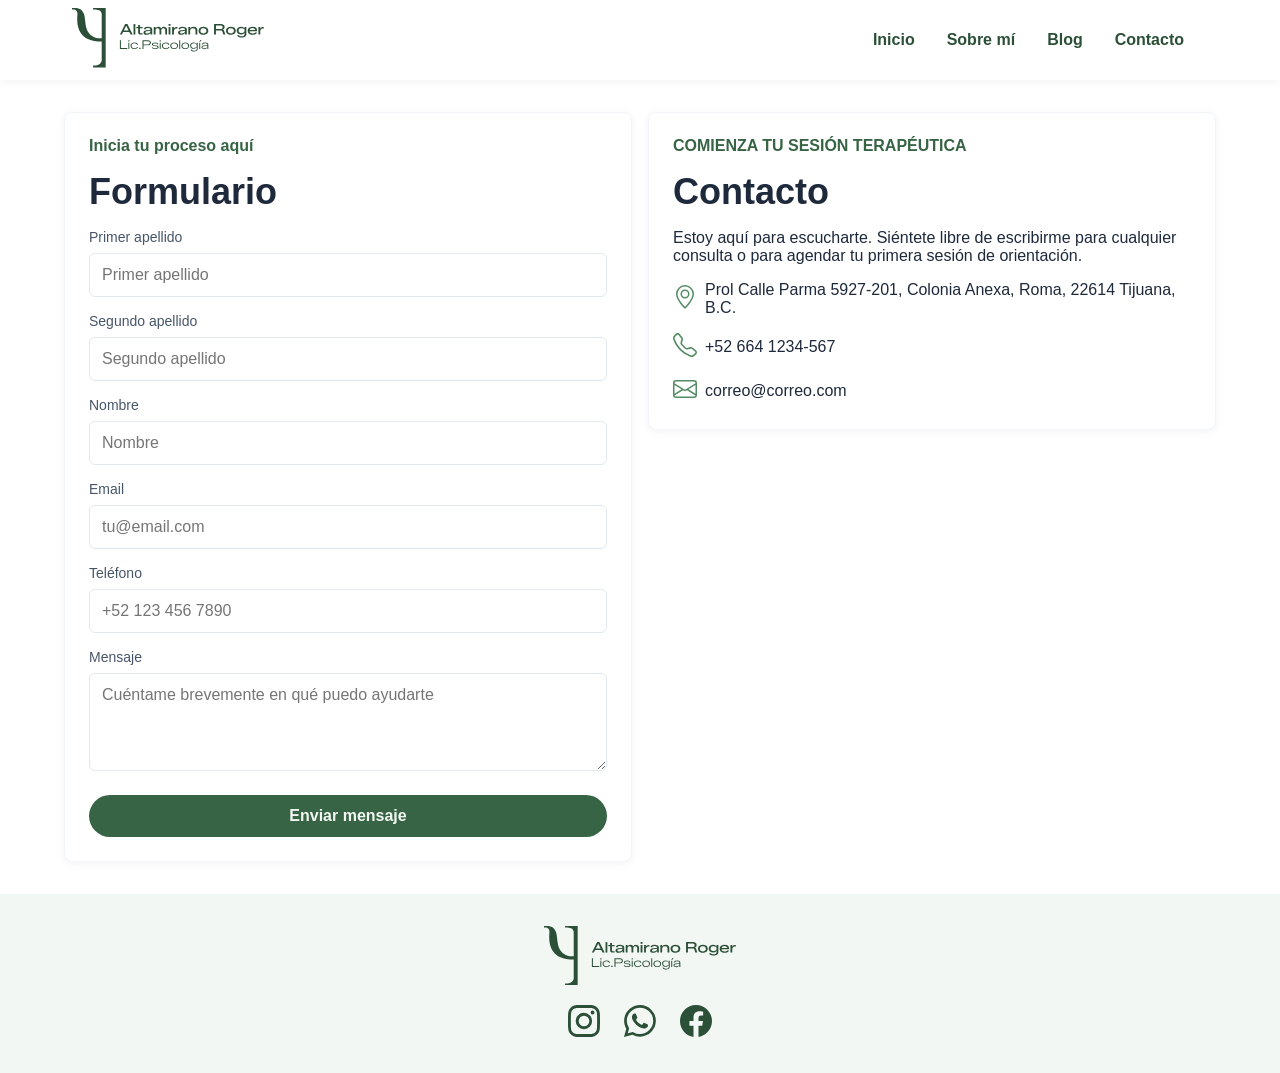
<file: contact.html>
<!doctype html>
<html lang="en">
  <head>
    <meta charset="UTF-8" />
    <meta name="viewport" content="width=device-width, initial-scale=1.0" />
    <link rel="stylesheet" href="styles.css" />
    <title>Formulario</title>
  </head>
  <body>
    <header>
      <nav class="nav__container">
        <a href="#"
          ><div class="logo color__primary-700">
            <svg
              xmlns="http://www.w3.org/2000/svg"
              xml:space="preserve"
              style="
                fill-rule: evenodd;
                clip-rule: evenodd;
                stroke-linejoin: round;
                stroke-miterlimit: 2;
              "
              viewBox="0 0 923 287"
            >
              <path
                d="m.005 0 .357-.714h.156L.875 0H.731L.414-.654h.043L.138 0zm.179-.172v-.099h.5v.099z"
                style="fill: currentColor; fill-rule: nonzero"
                transform="translate(229.87 127.754)scale(70.48756)"
              />
              <path
                d="M.055-.714H.18V0H.055z"
                style="fill: currentColor; fill-rule: nonzero"
                transform="translate(291.865 127.754)scale(70.48756)"
              />
              <path
                d="M.3 0a.18.18 0 0 1-.122-.039.14.14 0 0 1-.044-.111v-.502h.125v.484q0 .041.023.061.022.02.058.02h.099v.088zM.012-.427v-.087H.15v.087zm.231 0v-.087h.196v.087z"
                style="fill: currentColor; fill-rule: nonzero"
                transform="translate(308.427 127.754)scale(70.48756)"
              />
              <path
                d="M.247.013a.27.27 0 0 1-.157-.04.13.13 0 0 1-.056-.112q0-.043.022-.075a.16.16 0 0 1 .065-.051.3.3 0 0 1 .107-.026l.227-.025a.1.1 0 0 0 .039-.013.04.04 0 0 0 .013-.03V-.36a.06.06 0 0 0-.019-.044.13.13 0 0 0-.054-.028.3.3 0 0 0-.084-.009.3.3 0 0 0-.115.018q-.042.018-.05.055H.06a.15.15 0 0 1 .044-.087.23.23 0 0 1 .099-.054.6.6 0 0 1 .15-.019q.093 0 .155.021a.2.2 0 0 1 .093.061.16.16 0 0 1 .031.102v.345h-.12V-.16l.013.016a.24.24 0 0 1-.062.086.3.3 0 0 1-.094.054.4.4 0 0 1-.122.018Zm.041-.089a.26.26 0 0 0 .155-.048.2.2 0 0 0 .047-.052.13.13 0 0 0 .017-.063v-.059l.021.03a.2.2 0 0 1-.039.015l-.064.011-.182.023a.1.1 0 0 0-.059.021.06.06 0 0 0-.019.044q0 .037.031.057a.2.2 0 0 0 .093.019Z"
                style="fill: currentColor; fill-rule: nonzero"
                transform="translate(341.221 127.754)scale(70.48756)"
              />
              <path
                d="M.054 0v-.514h.125v.136l-.013-.01A.2.2 0 0 1 .218-.47.2.2 0 0 1 .29-.514a.26.26 0 0 1 .171.002.2.2 0 0 1 .068.047.2.2 0 0 1 .039.082L.549-.384a.2.2 0 0 1 .048-.084.2.2 0 0 1 .075-.045.3.3 0 0 1 .087-.014q.062 0 .108.026a.17.17 0 0 1 .071.075.3.3 0 0 1 .025.12v.307H.839V-.29a.2.2 0 0 0-.015-.081.1.1 0 0 0-.042-.046.13.13 0 0 0-.064-.015.14.14 0 0 0-.075.019.13.13 0 0 0-.053.054.2.2 0 0 0-.019.083v.278H.446v-.291q0-.075-.033-.109a.12.12 0 0 0-.088-.034.14.14 0 0 0-.075.019.13.13 0 0 0-.053.054.2.2 0 0 0-.02.083v.278H.052Z"
                style="fill: currentColor; fill-rule: nonzero"
                transform="translate(389.108 127.754)scale(70.48756)"
              />
              <path
                d="M.056 0v-.514h.125V0zM.052-.597v-.117h.134v.117z"
                style="fill: currentColor; fill-rule: nonzero"
                transform="translate(460.49 127.754)scale(70.48756)"
              />
              <path
                d="M.054 0v-.514h.125v.175l-.01-.004a.3.3 0 0 1 .04-.101.16.16 0 0 1 .066-.054.2.2 0 0 1 .089-.017h.057v.107H.358a.18.18 0 0 0-.157.095.2.2 0 0 0-.022.096v.216H.054Z"
                style="fill: currentColor; fill-rule: nonzero"
                transform="translate(477.262 127.754)scale(70.48756)"
              />
              <path
                d="M.247.013a.27.27 0 0 1-.157-.04.13.13 0 0 1-.056-.112q0-.043.022-.075a.16.16 0 0 1 .065-.051.3.3 0 0 1 .107-.026l.227-.025a.1.1 0 0 0 .039-.013.04.04 0 0 0 .013-.03V-.36a.06.06 0 0 0-.019-.044.13.13 0 0 0-.054-.028.3.3 0 0 0-.084-.009.3.3 0 0 0-.115.018q-.042.018-.05.055H.06a.15.15 0 0 1 .044-.087.23.23 0 0 1 .099-.054.6.6 0 0 1 .15-.019q.093 0 .155.021a.2.2 0 0 1 .093.061.16.16 0 0 1 .031.102v.345h-.12V-.16l.013.016a.24.24 0 0 1-.062.086.3.3 0 0 1-.094.054.4.4 0 0 1-.122.018Zm.041-.089a.26.26 0 0 0 .155-.048.2.2 0 0 0 .047-.052.13.13 0 0 0 .017-.063v-.059l.021.03a.2.2 0 0 1-.039.015l-.064.011-.182.023a.1.1 0 0 0-.059.021.06.06 0 0 0-.019.044q0 .037.031.057a.2.2 0 0 0 .093.019Z"
                style="fill: currentColor; fill-rule: nonzero"
                transform="translate(507.588 127.754)scale(70.48756)"
              />
              <path
                d="M.054 0v-.514h.125v.149L.167-.381a.2.2 0 0 1 .057-.083.2.2 0 0 1 .086-.048.3.3 0 0 1 .108-.016q.06 0 .106.016.047.015.078.047a.2.2 0 0 1 .049.076q.017.045.017.104V0H.543v-.26a.2.2 0 0 0-.019-.093.13.13 0 0 0-.057-.06.2.2 0 0 0-.097-.021.2.2 0 0 0-.103.023.17.17 0 0 0-.091.155V0H.051Z"
                style="fill: currentColor; fill-rule: nonzero"
                transform="translate(555.474 127.754)scale(70.48756)"
              />
              <path
                d="M.365.014A.4.4 0 0 1 .188-.02a.26.26 0 0 1-.115-.095.25.25 0 0 1-.04-.143q0-.049.015-.091a.2.2 0 0 1 .043-.075.3.3 0 0 1 .069-.057.3.3 0 0 1 .092-.036.5.5 0 0 1 .291.021q.075.033.115.094a.25.25 0 0 1 .04.143.3.3 0 0 1-.015.091.2.2 0 0 1-.043.075.3.3 0 0 1-.069.057A.4.4 0 0 1 .478 0a.5.5 0 0 1-.114.012Zm0-.092a.3.3 0 0 0 .074-.009.17.17 0 0 0 .098-.064A.2.2 0 0 0 .561-.2a.2.2 0 0 0 .008-.057.2.2 0 0 0-.022-.091.16.16 0 0 0-.067-.064.24.24 0 0 0-.114-.023.3.3 0 0 0-.073.009.2.2 0 0 0-.098.063.17.17 0 0 0-.033.106q0 .05.023.091a.16.16 0 0 0 .068.065.24.24 0 0 0 .113.024Z"
                style="fill: currentColor; fill-rule: nonzero"
                transform="translate(606.094 127.754)scale(70.48756)"
              />
              <path
                d="M.07 0v-.714h.49q.07 0 .122.023a.2.2 0 0 1 .081.066.2.2 0 0 1 .029.106.2.2 0 0 1-.019.088.16.16 0 0 1-.057.064.2.2 0 0 1-.095.032v-.009a.2.2 0 0 1 .08.018.1.1 0 0 1 .045.043.3.3 0 0 1 .028.071l.061.213H.7L.644-.198a.13.13 0 0 0-.035-.064Q.585-.283.539-.283H.198v.284h-.13ZM.2-.385h.334a.2.2 0 0 0 .063-.012.1.1 0 0 0 .043-.038.13.13 0 0 0 .015-.066q0-.056-.034-.083a.14.14 0 0 0-.087-.027H.2v.227Z"
                style="fill: currentColor; fill-rule: nonzero"
                transform="translate(677.995 127.754)scale(70.48756)"
              />
              <path
                d="M.365.014A.4.4 0 0 1 .188-.02a.26.26 0 0 1-.115-.095.25.25 0 0 1-.04-.143q0-.049.015-.091a.2.2 0 0 1 .043-.075.3.3 0 0 1 .069-.057.3.3 0 0 1 .092-.036.5.5 0 0 1 .291.021q.075.033.115.094a.25.25 0 0 1 .04.143.3.3 0 0 1-.015.091.2.2 0 0 1-.043.075.3.3 0 0 1-.069.057A.4.4 0 0 1 .478 0a.5.5 0 0 1-.114.012Zm0-.092a.3.3 0 0 0 .074-.009.17.17 0 0 0 .098-.064A.2.2 0 0 0 .561-.2a.2.2 0 0 0 .008-.057.2.2 0 0 0-.022-.091.16.16 0 0 0-.067-.064.24.24 0 0 0-.114-.023.3.3 0 0 0-.073.009.2.2 0 0 0-.098.063.17.17 0 0 0-.033.106q0 .05.023.091a.16.16 0 0 0 .068.065.24.24 0 0 0 .113.024Z"
                style="fill: currentColor; fill-rule: nonzero"
                transform="translate(738.075 127.754)scale(70.48756)"
              />
              <path
                d="M.371.204a.5.5 0 0 1-.15-.019A.3.3 0 0 1 .115.13.16.16 0 0 1 .064.04h.127A.1.1 0 0 0 .253.1a.3.3 0 0 0 .12.018.3.3 0 0 0 .103-.017.15.15 0 0 0 .068-.048.12.12 0 0 0 .024-.075v-.14l.013.021a.2.2 0 0 1-.062.07.3.3 0 0 1-.089.044.38.38 0 0 1-.253-.016.25.25 0 0 1-.105-.089.25.25 0 0 1-.039-.14q0-.049.014-.089a.23.23 0 0 1 .104-.125.35.35 0 0 1 .278-.03q.05.015.089.043a.2.2 0 0 1 .062.071l-.013.02v-.134h.125v.491a.2.2 0 0 1-.027.102.2.2 0 0 1-.072.071.3.3 0 0 1-.103.041.5.5 0 0 1-.12.013Zm-.01-.308A.3.3 0 0 0 .43-.112a.2.2 0 0 0 .058-.022.15.15 0 0 0 .072-.081.2.2 0 0 0 .01-.056.15.15 0 0 0-.027-.088.2.2 0 0 0-.074-.058.3.3 0 0 0-.176-.012.2.2 0 0 0-.097.056.2.2 0 0 0-.026.046.2.2 0 0 0-.009.056q0 .05.024.088a.16.16 0 0 0 .069.058q.045.02.106.02Z"
                style="fill: currentColor; fill-rule: nonzero"
                transform="translate(789.573 127.754)scale(70.48756)"
              />
              <path
                d="M.361.014A.4.4 0 0 1 .186-.02a.25.25 0 0 1-.154-.238q0-.049.015-.091A.2.2 0 0 1 .09-.424a.3.3 0 0 1 .16-.093.5.5 0 0 1 .244.005q.06.018.102.054.043.037.064.094a.4.4 0 0 1 .02.136H.111v-.077h.441a.2.2 0 0 0-.02-.058.1.1 0 0 0-.04-.042.2.2 0 0 0-.057-.026.3.3 0 0 0-.073-.009.3.3 0 0 0-.073.009.2.2 0 0 0-.058.025.2.2 0 0 0-.041.038.2.2 0 0 0-.034.11q0 .052.023.094a.16.16 0 0 0 .07.065.25.25 0 0 0 .114.024.3.3 0 0 0 .111-.018.14.14 0 0 0 .065-.052h.13a.2.2 0 0 1-.052.081.3.3 0 0 1-.1.057.5.5 0 0 1-.157.021Z"
                style="fill: currentColor; fill-rule: nonzero"
                transform="translate(842.27 127.754)scale(70.48756)"
              />
              <path
                d="M.054 0v-.514h.125v.175l-.01-.004a.3.3 0 0 1 .04-.101.16.16 0 0 1 .066-.054.2.2 0 0 1 .089-.017h.057v.107H.358a.18.18 0 0 0-.157.095.2.2 0 0 0-.022.096v.216H.054Z"
                style="fill: currentColor; fill-rule: nonzero"
                transform="translate(892.481 127.754)scale(70.48756)"
              />
              <path
                d="M.078 0v-.714h.084v.645h.524V0z"
                style="fill: currentColor; fill-rule: nonzero"
                transform="translate(225.674 196.883)scale(58.03385)"
              />
              <path
                d="M.063 0v-.514h.081V0zM.057-.613v-.101h.094v.101z"
                style="fill: currentColor; fill-rule: nonzero"
                transform="translate(267.202 196.883)scale(58.03385)"
              />
              <path
                d="M.358.014A.4.4 0 0 1 .19-.019a.26.26 0 0 1-.152-.239q0-.05.014-.091a.2.2 0 0 1 .043-.075.3.3 0 0 1 .067-.056.3.3 0 0 1 .089-.035.46.46 0 0 1 .251.011.3.3 0 0 1 .103.063.17.17 0 0 1 .05.089H.569A.2.2 0 0 0 .53-.406a.2.2 0 0 0-.069-.041.3.3 0 0 0-.102-.016.3.3 0 0 0-.084.01.3.3 0 0 0-.066.028.18.18 0 0 0-.086.168q0 .06.027.106a.2.2 0 0 0 .079.074.3.3 0 0 0 .13.027.26.26 0 0 0 .138-.032.2.2 0 0 0 .072-.078h.086a.2.2 0 0 1-.052.091.3.3 0 0 1-.102.062.4.4 0 0 1-.143.022Z"
                style="fill: currentColor; fill-rule: nonzero"
                transform="translate(279.26 196.883)scale(58.03385)"
              />
              <path
                d="M.076-.109h.11V0h-.11z"
                style="fill: currentColor; fill-rule: nonzero"
                transform="translate(319.049 196.883)scale(58.03385)"
              />
              <path
                d="M.078 0v-.714H.54q.05 0 .091.013a.2.2 0 0 1 .073.04q.031.027.048.066a.2.2 0 0 1 .017.091.2.2 0 0 1-.017.091.2.2 0 0 1-.121.104.3.3 0 0 1-.091.013H.163v.297zm.085-.366h.365q.049 0 .083-.017a.1.1 0 0 0 .051-.048.15.15 0 0 0 .018-.074.14.14 0 0 0-.039-.103.16.16 0 0 0-.112-.038H.164v.28Z"
                style="fill: currentColor; fill-rule: nonzero"
                transform="translate(334.256 196.883)scale(58.03385)"
              />
              <path
                d="M.32.014A.5.5 0 0 1 .191 0a.3.3 0 0 1-.086-.038.2.2 0 0 1-.049-.053.2.2 0 0 1-.019-.059h.084q.006.022.025.045a.15.15 0 0 0 .061.039.3.3 0 0 0 .113.016.4.4 0 0 0 .11-.012.12.12 0 0 0 .059-.033.07.07 0 0 0 .018-.045.06.06 0 0 0-.022-.047Q.463-.21.401-.217L.225-.242a.3.3 0 0 1-.132-.045.1.1 0 0 1-.042-.09q0-.032.016-.059a.2.2 0 0 1 .048-.048.3.3 0 0 1 .081-.032.5.5 0 0 1 .115-.012q.084 0 .141.019t.087.053.038.078H.493a.1.1 0 0 0-.025-.043.14.14 0 0 0-.056-.032.3.3 0 0 0-.1-.012.4.4 0 0 0-.098.011.13.13 0 0 0-.058.029.06.06 0 0 0-.019.043q0 .03.025.048a.2.2 0 0 0 .075.024l.169.023a.4.4 0 0 1 .1.024q.042.017.066.045a.1.1 0 0 1 .023.073.12.12 0 0 1-.019.069.15.15 0 0 1-.055.049.3.3 0 0 1-.086.03.6.6 0 0 1-.113.01Z"
                style="fill: currentColor; fill-rule: nonzero"
                transform="translate(381.53 196.883)scale(58.03385)"
              />
              <path
                d="M.063 0v-.514h.081V0zM.057-.613v-.101h.094v.101z"
                style="fill: currentColor; fill-rule: nonzero"
                transform="translate(418.04 196.883)scale(58.03385)"
              />
              <path
                d="M.358.014A.4.4 0 0 1 .19-.019a.26.26 0 0 1-.152-.239q0-.05.014-.091a.2.2 0 0 1 .043-.075.3.3 0 0 1 .067-.056.3.3 0 0 1 .089-.035.46.46 0 0 1 .251.011.3.3 0 0 1 .103.063.17.17 0 0 1 .05.089H.569A.2.2 0 0 0 .53-.406a.2.2 0 0 0-.069-.041.3.3 0 0 0-.102-.016.3.3 0 0 0-.084.01.3.3 0 0 0-.066.028.18.18 0 0 0-.086.168q0 .06.027.106a.2.2 0 0 0 .079.074.3.3 0 0 0 .13.027.26.26 0 0 0 .138-.032.2.2 0 0 0 .072-.078h.086a.2.2 0 0 1-.052.091.3.3 0 0 1-.102.062.4.4 0 0 1-.143.022Z"
                style="fill: currentColor; fill-rule: nonzero"
                transform="translate(430.1 196.883)scale(58.03385)"
              />
              <path
                d="M.359.014A.4.4 0 0 1 .19-.019a.26.26 0 0 1-.113-.095.26.26 0 0 1-.04-.144q0-.05.015-.091a.2.2 0 0 1 .043-.075.3.3 0 0 1 .067-.056.3.3 0 0 1 .089-.035.46.46 0 0 1 .276.021.26.26 0 0 1 .112.093q.04.06.04.144a.25.25 0 0 1-.124.224.3.3 0 0 1-.089.035.5.5 0 0 1-.108.012Zm0-.064a.3.3 0 0 0 .084-.01.2.2 0 0 0 .066-.029.2.2 0 0 0 .076-.102.2.2 0 0 0 .01-.067.19.19 0 0 0-.105-.179.3.3 0 0 0-.13-.027.3.3 0 0 0-.084.01.3.3 0 0 0-.066.028.18.18 0 0 0-.086.168q0 .059.027.106a.2.2 0 0 0 .079.074.3.3 0 0 0 .129.027Z"
                style="fill: currentColor; fill-rule: nonzero"
                transform="translate(470.236 196.883)scale(58.03385)"
              />
              <path
                d="M.062-.714h.081V0H.062z"
                style="fill: currentColor; fill-rule: nonzero"
                transform="translate(511.851 196.883)scale(58.03385)"
              />
              <path
                d="M.359.014A.4.4 0 0 1 .19-.019a.26.26 0 0 1-.113-.095.26.26 0 0 1-.04-.144q0-.05.015-.091a.2.2 0 0 1 .043-.075.3.3 0 0 1 .067-.056.3.3 0 0 1 .089-.035.46.46 0 0 1 .276.021.26.26 0 0 1 .112.093q.04.06.04.144a.25.25 0 0 1-.124.224.3.3 0 0 1-.089.035.5.5 0 0 1-.108.012Zm0-.064a.3.3 0 0 0 .084-.01.2.2 0 0 0 .066-.029.2.2 0 0 0 .076-.102.2.2 0 0 0 .01-.067.19.19 0 0 0-.105-.179.3.3 0 0 0-.13-.027.3.3 0 0 0-.084.01.3.3 0 0 0-.066.028.18.18 0 0 0-.086.168q0 .059.027.106a.2.2 0 0 0 .079.074.3.3 0 0 0 .129.027Z"
                style="fill: currentColor; fill-rule: nonzero"
                transform="translate(523.79 196.883)scale(58.03385)"
              />
              <path
                d="M.362.204A.5.5 0 0 1 .217.185a.23.23 0 0 1-.1-.054.17.17 0 0 1-.049-.087h.086a.13.13 0 0 0 .072.074.4.4 0 0 0 .139.023A.3.3 0 0 0 .486.12a.2.2 0 0 0 .08-.058.14.14 0 0 0 .028-.086v-.145l.01.011a.2.2 0 0 1-.068.081.3.3 0 0 1-.094.047.4.4 0 0 1-.257-.017.24.24 0 0 1-.145-.226q0-.046.014-.087A.24.24 0 0 1 .16-.484.3.3 0 0 1 .335-.53q.056 0 .107.015.052.015.094.046a.2.2 0 0 1 .068.081l-.01.011v-.138h.08v.497a.2.2 0 0 1-.026.096.2.2 0 0 1-.069.069.3.3 0 0 1-.1.042.5.5 0 0 1-.118.014ZM.351-.077a.3.3 0 0 0 .145-.035.2.2 0 0 0 .086-.095.2.2 0 0 0 .012-.065.17.17 0 0 0-.032-.102.2.2 0 0 0-.087-.067.3.3 0 0 0-.124-.024.3.3 0 0 0-.077.009.2.2 0 0 0-.063.025.18.18 0 0 0-.087.159.18.18 0 0 0 .107.17.3.3 0 0 0 .121.024Z"
                style="fill: currentColor; fill-rule: nonzero"
                transform="translate(565.406 196.883)scale(58.03385)"
              />
              <path
                d="M.063 0v-.514h.081V0zm.001-.597.103-.137h.095l-.118.137z"
                style="fill: currentColor; fill-rule: nonzero"
                transform="translate(608.036 196.883)scale(58.03385)"
              />
              <path
                d="M.252.013a.26.26 0 0 1-.157-.04.13.13 0 0 1-.055-.112q0-.04.021-.071a.2.2 0 0 1 .06-.05.3.3 0 0 1 .096-.025l.255-.029q.03-.003.043-.015a.04.04 0 0 0 .014-.033v-.001a.08.08 0 0 0-.02-.052.13.13 0 0 0-.06-.036.3.3 0 0 0-.104-.013.3.3 0 0 0-.137.026q-.047.025-.056.066H.07a.14.14 0 0 1 .038-.08A.2.2 0 0 1 .2-.506a.5.5 0 0 1 .145-.02q.093 0 .151.021a.17.17 0 0 1 .086.06.16.16 0 0 1 .028.091v.355H.531v-.17l.008.011a.27.27 0 0 1-.16.153.4.4 0 0 1-.125.02Zm.022-.065a.3.3 0 0 0 .179-.057.2.2 0 0 0 .055-.062.15.15 0 0 0 .02-.074v-.053l.015.021-.039.013-.063.011-.221.028a.14.14 0 0 0-.071.026.07.07 0 0 0-.024.054q0 .046.038.07a.2.2 0 0 0 .111.023"
                style="fill: currentColor; fill-rule: nonzero"
                transform="translate(620.095 196.883)scale(58.03385)"
              />
              <path
                d="M161.822 0h-60.6v7.137s41.527-4.643 41.527 22.061v116.146s-69.123 8.984-77.863-70.077c-2.629-23.784-3.49-38.256-8.449-49.314C44.31-1.089 24.468.043 0-.001v7.137s25.954-4.484 25.954 18.817S6.542 161.565 142.749 161.565v84.352s4.711 31.145-41.527 31.145v9.084h60.6"
                style="fill: currentColor"
              />
            </svg></div
        ></a>
        <button href="#" class="menu__btn" id="menuBtn">☰</button>

        <ul class="nav__links" id="navLinks">
          <li><a href="index.html">Inicio</a></li>
          <li><a href="about.html">Sobre mí</a></li>
          <li><a href="blog.html">Blog</a></li>
          <li><a href="contact.html">Contacto</a></li>
        </ul>
      </nav>
    </header>
    <a class="btn__absolute" href="https://www.whatsapp.com/?lang=es">
      <div class="icon-md">
        <svg
          xmlns="http://www.w3.org/2000/svg"
          fill="currentColor"
          class="bi bi-whatsapp"
          viewBox="0 0 16 16"
        >
          <path
            d="M13.601 2.326A7.85 7.85 0 0 0 7.994 0C3.627 0 .068 3.558.064 7.926c0 1.399.366 2.76 1.057 3.965L0 16l4.204-1.102a7.9 7.9 0 0 0 3.79.965h.004c4.368 0 7.926-3.558 7.93-7.93A7.9 7.9 0 0 0 13.6 2.326zM7.994 14.521a6.6 6.6 0 0 1-3.356-.92l-.24-.144-2.494.654.666-2.433-.156-.251a6.56 6.56 0 0 1-1.007-3.505c0-3.626 2.957-6.584 6.591-6.584a6.56 6.56 0 0 1 4.66 1.931 6.56 6.56 0 0 1 1.928 4.66c-.004 3.639-2.961 6.592-6.592 6.592m3.615-4.934c-.197-.099-1.17-.578-1.353-.646-.182-.065-.315-.099-.445.099-.133.197-.513.646-.627.775-.114.133-.232.148-.43.05-.197-.1-.836-.308-1.592-.985-.59-.525-.985-1.175-1.103-1.372-.114-.198-.011-.304.088-.403.087-.088.197-.232.296-.346.1-.114.133-.198.198-.33.065-.134.034-.248-.015-.347-.05-.099-.445-1.076-.612-1.47-.16-.389-.323-.335-.445-.34-.114-.007-.247-.007-.38-.007a.73.73 0 0 0-.529.247c-.182.198-.691.677-.691 1.654s.71 1.916.81 2.049c.098.133 1.394 2.132 3.383 2.992.47.205.84.326 1.129.418.475.152.904.129 1.246.08.38-.058 1.171-.48 1.338-.943.164-.464.164-.86.114-.943-.049-.084-.182-.133-.38-.232"
          />
        </svg>
      </div>
    </a>
    <section class="section">
      <div class="contact">
        <form class="form card">
          <p class="bold color__primary-600">Inicia tu proceso aquí</p>
          <h3>Formulario</h3>
          <div class="form__group">
            <label>Primer apellido</label>
            <input type="text" placeholder="Primer apellido" />
          </div>

          <div class="form__group">
            <label>Segundo apellido</label>
            <input type="text" placeholder="Segundo apellido" />
          </div>

          <div class="form__group">
            <label>Nombre</label>
            <input type="text" placeholder="Nombre" />
          </div>

          <div class="form__group">
            <label>Email</label>
            <input type="email" placeholder="tu@email.com" />
          </div>

          <div class="form__group">
            <label>Teléfono</label>
            <input type="tel" placeholder="+52 123 456 7890" />
          </div>

          <div class="form__group">
            <label>Mensaje</label>
            <textarea
              rows="4"
              placeholder="Cuéntame brevemente en qué puedo ayudarte"
            ></textarea>
          </div>

          <button class="btn__primary">Enviar mensaje</button>
        </form>
        <div class="content">
          <div class="card form">
            <p class="bold color__primary-600">
              COMIENZA TU SESIÓN TERAPÉUTICA
            </p>
            <h3>Contacto</h3>
            <p>
              Estoy aquí para escucharte. Siéntete libre de escribirme para
              cualquier consulta o para agendar tu primera sesión de
              orientación.
            </p>
            <div class="text__decoration">
              <div class="icon-sm color__primary-500">
                <svg
                  xmlns="http://www.w3.org/2000/svg"
                  fill="currentColor"
                  class="bi bi-geo-alt"
                  viewBox="0 0 16 16"
                >
                  <path
                    d="M12.166 8.94c-.524 1.062-1.234 2.12-1.96 3.07A32 32 0 0 1 8 14.58a32 32 0 0 1-2.206-2.57c-.726-.95-1.436-2.008-1.96-3.07C3.304 7.867 3 6.862 3 6a5 5 0 0 1 10 0c0 .862-.305 1.867-.834 2.94M8 16s6-5.686 6-10A6 6 0 0 0 2 6c0 4.314 6 10 6 10"
                  />
                  <path
                    d="M8 8a2 2 0 1 1 0-4 2 2 0 0 1 0 4m0 1a3 3 0 1 0 0-6 3 3 0 0 0 0 6"
                  />
                </svg>
              </div>
              <p>
                Prol Calle Parma 5927-201, Colonia Anexa, Roma, 22614 Tijuana,
                B.C.
              </p>
            </div>
            <div class="text__decoration">
              <div class="icon-sm color__primary-500">
                <svg
                  xmlns="http://www.w3.org/2000/svg"
                  fill="currentColor"
                  class="bi bi-telephone"
                  viewBox="0 0 16 16"
                >
                  <path
                    d="M3.654 1.328a.678.678 0 0 0-1.015-.063L1.605 2.3c-.483.484-.661 1.169-.45 1.77a17.6 17.6 0 0 0 4.168 6.608 17.6 17.6 0 0 0 6.608 4.168c.601.211 1.286.033 1.77-.45l1.034-1.034a.678.678 0 0 0-.063-1.015l-2.307-1.794a.68.68 0 0 0-.58-.122l-2.19.547a1.75 1.75 0 0 1-1.657-.459L5.482 8.062a1.75 1.75 0 0 1-.46-1.657l.548-2.19a.68.68 0 0 0-.122-.58zM1.884.511a1.745 1.745 0 0 1 2.612.163L6.29 2.98c.329.423.445.974.315 1.494l-.547 2.19a.68.68 0 0 0 .178.643l2.457 2.457a.68.68 0 0 0 .644.178l2.189-.547a1.75 1.75 0 0 1 1.494.315l2.306 1.794c.829.645.905 1.87.163 2.611l-1.034 1.034c-.74.74-1.846 1.065-2.877.702a18.6 18.6 0 0 1-7.01-4.42 18.6 18.6 0 0 1-4.42-7.009c-.362-1.03-.037-2.137.703-2.877z"
                  />
                </svg>
              </div>
              <p>+52 664 1234-567</p>
            </div>
            <div class="text__decoration">
              <div class="icon-sm color__primary-500">
                <svg
                  xmlns="http://www.w3.org/2000/svg"
                  fill="currentColor"
                  class="bi bi-envelope"
                  viewBox="0 0 16 16"
                >
                  <path
                    d="M0 4a2 2 0 0 1 2-2h12a2 2 0 0 1 2 2v8a2 2 0 0 1-2 2H2a2 2 0 0 1-2-2zm2-1a1 1 0 0 0-1 1v.217l7 4.2 7-4.2V4a1 1 0 0 0-1-1zm13 2.383-4.708 2.825L15 11.105zm-.034 6.876-5.64-3.471L8 9.583l-1.326-.795-5.64 3.47A1 1 0 0 0 2 13h12a1 1 0 0 0 .966-.741M1 11.105l4.708-2.897L1 5.383z"
                  />
                </svg>
              </div>
              <p>correo@correo.com</p>
            </div>
          </div>
          <iframe
            class="map"
            src="https://www.google.com/maps/embed?pb=!1m18!1m12!1m3!1d3363.9414615789906!2d-117.06288748758212!3d32.52771037365933!2m3!1f0!2f0!3f0!3m2!1i1024!2i768!4f13.1!3m3!1m2!1s0x80d949ac4457be41%3A0xdc8d1da6bc6dee7d!2sCentro%20Neuropsic%20M%C3%A9xico!5e0!3m2!1ses-419!2smx!4v1774136555473!5m2!1ses-419!2smx"
            style="border: 0"
            allowfullscreen=""
            loading="lazy"
            referrerpolicy="no-referrer-when-downgrade"
          ></iframe>
        </div>
      </div>
    </section>
    <footer class="footer section">
      <div class="content">
        <a href="#"
          ><div class="logo color__primary-700">
            <svg
              xmlns="http://www.w3.org/2000/svg"
              xml:space="preserve"
              style="
                fill-rule: evenodd;
                clip-rule: evenodd;
                stroke-linejoin: round;
                stroke-miterlimit: 2;
              "
              viewBox="0 0 923 287"
            >
              <path
                d="m.005 0 .357-.714h.156L.875 0H.731L.414-.654h.043L.138 0zm.179-.172v-.099h.5v.099z"
                style="fill: currentColor; fill-rule: nonzero"
                transform="translate(229.87 127.754)scale(70.48756)"
              />
              <path
                d="M.055-.714H.18V0H.055z"
                style="fill: currentColor; fill-rule: nonzero"
                transform="translate(291.865 127.754)scale(70.48756)"
              />
              <path
                d="M.3 0a.18.18 0 0 1-.122-.039.14.14 0 0 1-.044-.111v-.502h.125v.484q0 .041.023.061.022.02.058.02h.099v.088zM.012-.427v-.087H.15v.087zm.231 0v-.087h.196v.087z"
                style="fill: currentColor; fill-rule: nonzero"
                transform="translate(308.427 127.754)scale(70.48756)"
              />
              <path
                d="M.247.013a.27.27 0 0 1-.157-.04.13.13 0 0 1-.056-.112q0-.043.022-.075a.16.16 0 0 1 .065-.051.3.3 0 0 1 .107-.026l.227-.025a.1.1 0 0 0 .039-.013.04.04 0 0 0 .013-.03V-.36a.06.06 0 0 0-.019-.044.13.13 0 0 0-.054-.028.3.3 0 0 0-.084-.009.3.3 0 0 0-.115.018q-.042.018-.05.055H.06a.15.15 0 0 1 .044-.087.23.23 0 0 1 .099-.054.6.6 0 0 1 .15-.019q.093 0 .155.021a.2.2 0 0 1 .093.061.16.16 0 0 1 .031.102v.345h-.12V-.16l.013.016a.24.24 0 0 1-.062.086.3.3 0 0 1-.094.054.4.4 0 0 1-.122.018Zm.041-.089a.26.26 0 0 0 .155-.048.2.2 0 0 0 .047-.052.13.13 0 0 0 .017-.063v-.059l.021.03a.2.2 0 0 1-.039.015l-.064.011-.182.023a.1.1 0 0 0-.059.021.06.06 0 0 0-.019.044q0 .037.031.057a.2.2 0 0 0 .093.019Z"
                style="fill: currentColor; fill-rule: nonzero"
                transform="translate(341.221 127.754)scale(70.48756)"
              />
              <path
                d="M.054 0v-.514h.125v.136l-.013-.01A.2.2 0 0 1 .218-.47.2.2 0 0 1 .29-.514a.26.26 0 0 1 .171.002.2.2 0 0 1 .068.047.2.2 0 0 1 .039.082L.549-.384a.2.2 0 0 1 .048-.084.2.2 0 0 1 .075-.045.3.3 0 0 1 .087-.014q.062 0 .108.026a.17.17 0 0 1 .071.075.3.3 0 0 1 .025.12v.307H.839V-.29a.2.2 0 0 0-.015-.081.1.1 0 0 0-.042-.046.13.13 0 0 0-.064-.015.14.14 0 0 0-.075.019.13.13 0 0 0-.053.054.2.2 0 0 0-.019.083v.278H.446v-.291q0-.075-.033-.109a.12.12 0 0 0-.088-.034.14.14 0 0 0-.075.019.13.13 0 0 0-.053.054.2.2 0 0 0-.02.083v.278H.052Z"
                style="fill: currentColor; fill-rule: nonzero"
                transform="translate(389.108 127.754)scale(70.48756)"
              />
              <path
                d="M.056 0v-.514h.125V0zM.052-.597v-.117h.134v.117z"
                style="fill: currentColor; fill-rule: nonzero"
                transform="translate(460.49 127.754)scale(70.48756)"
              />
              <path
                d="M.054 0v-.514h.125v.175l-.01-.004a.3.3 0 0 1 .04-.101.16.16 0 0 1 .066-.054.2.2 0 0 1 .089-.017h.057v.107H.358a.18.18 0 0 0-.157.095.2.2 0 0 0-.022.096v.216H.054Z"
                style="fill: currentColor; fill-rule: nonzero"
                transform="translate(477.262 127.754)scale(70.48756)"
              />
              <path
                d="M.247.013a.27.27 0 0 1-.157-.04.13.13 0 0 1-.056-.112q0-.043.022-.075a.16.16 0 0 1 .065-.051.3.3 0 0 1 .107-.026l.227-.025a.1.1 0 0 0 .039-.013.04.04 0 0 0 .013-.03V-.36a.06.06 0 0 0-.019-.044.13.13 0 0 0-.054-.028.3.3 0 0 0-.084-.009.3.3 0 0 0-.115.018q-.042.018-.05.055H.06a.15.15 0 0 1 .044-.087.23.23 0 0 1 .099-.054.6.6 0 0 1 .15-.019q.093 0 .155.021a.2.2 0 0 1 .093.061.16.16 0 0 1 .031.102v.345h-.12V-.16l.013.016a.24.24 0 0 1-.062.086.3.3 0 0 1-.094.054.4.4 0 0 1-.122.018Zm.041-.089a.26.26 0 0 0 .155-.048.2.2 0 0 0 .047-.052.13.13 0 0 0 .017-.063v-.059l.021.03a.2.2 0 0 1-.039.015l-.064.011-.182.023a.1.1 0 0 0-.059.021.06.06 0 0 0-.019.044q0 .037.031.057a.2.2 0 0 0 .093.019Z"
                style="fill: currentColor; fill-rule: nonzero"
                transform="translate(507.588 127.754)scale(70.48756)"
              />
              <path
                d="M.054 0v-.514h.125v.149L.167-.381a.2.2 0 0 1 .057-.083.2.2 0 0 1 .086-.048.3.3 0 0 1 .108-.016q.06 0 .106.016.047.015.078.047a.2.2 0 0 1 .049.076q.017.045.017.104V0H.543v-.26a.2.2 0 0 0-.019-.093.13.13 0 0 0-.057-.06.2.2 0 0 0-.097-.021.2.2 0 0 0-.103.023.17.17 0 0 0-.091.155V0H.051Z"
                style="fill: currentColor; fill-rule: nonzero"
                transform="translate(555.474 127.754)scale(70.48756)"
              />
              <path
                d="M.365.014A.4.4 0 0 1 .188-.02a.26.26 0 0 1-.115-.095.25.25 0 0 1-.04-.143q0-.049.015-.091a.2.2 0 0 1 .043-.075.3.3 0 0 1 .069-.057.3.3 0 0 1 .092-.036.5.5 0 0 1 .291.021q.075.033.115.094a.25.25 0 0 1 .04.143.3.3 0 0 1-.015.091.2.2 0 0 1-.043.075.3.3 0 0 1-.069.057A.4.4 0 0 1 .478 0a.5.5 0 0 1-.114.012Zm0-.092a.3.3 0 0 0 .074-.009.17.17 0 0 0 .098-.064A.2.2 0 0 0 .561-.2a.2.2 0 0 0 .008-.057.2.2 0 0 0-.022-.091.16.16 0 0 0-.067-.064.24.24 0 0 0-.114-.023.3.3 0 0 0-.073.009.2.2 0 0 0-.098.063.17.17 0 0 0-.033.106q0 .05.023.091a.16.16 0 0 0 .068.065.24.24 0 0 0 .113.024Z"
                style="fill: currentColor; fill-rule: nonzero"
                transform="translate(606.094 127.754)scale(70.48756)"
              />
              <path
                d="M.07 0v-.714h.49q.07 0 .122.023a.2.2 0 0 1 .081.066.2.2 0 0 1 .029.106.2.2 0 0 1-.019.088.16.16 0 0 1-.057.064.2.2 0 0 1-.095.032v-.009a.2.2 0 0 1 .08.018.1.1 0 0 1 .045.043.3.3 0 0 1 .028.071l.061.213H.7L.644-.198a.13.13 0 0 0-.035-.064Q.585-.283.539-.283H.198v.284h-.13ZM.2-.385h.334a.2.2 0 0 0 .063-.012.1.1 0 0 0 .043-.038.13.13 0 0 0 .015-.066q0-.056-.034-.083a.14.14 0 0 0-.087-.027H.2v.227Z"
                style="fill: currentColor; fill-rule: nonzero"
                transform="translate(677.995 127.754)scale(70.48756)"
              />
              <path
                d="M.365.014A.4.4 0 0 1 .188-.02a.26.26 0 0 1-.115-.095.25.25 0 0 1-.04-.143q0-.049.015-.091a.2.2 0 0 1 .043-.075.3.3 0 0 1 .069-.057.3.3 0 0 1 .092-.036.5.5 0 0 1 .291.021q.075.033.115.094a.25.25 0 0 1 .04.143.3.3 0 0 1-.015.091.2.2 0 0 1-.043.075.3.3 0 0 1-.069.057A.4.4 0 0 1 .478 0a.5.5 0 0 1-.114.012Zm0-.092a.3.3 0 0 0 .074-.009.17.17 0 0 0 .098-.064A.2.2 0 0 0 .561-.2a.2.2 0 0 0 .008-.057.2.2 0 0 0-.022-.091.16.16 0 0 0-.067-.064.24.24 0 0 0-.114-.023.3.3 0 0 0-.073.009.2.2 0 0 0-.098.063.17.17 0 0 0-.033.106q0 .05.023.091a.16.16 0 0 0 .068.065.24.24 0 0 0 .113.024Z"
                style="fill: currentColor; fill-rule: nonzero"
                transform="translate(738.075 127.754)scale(70.48756)"
              />
              <path
                d="M.371.204a.5.5 0 0 1-.15-.019A.3.3 0 0 1 .115.13.16.16 0 0 1 .064.04h.127A.1.1 0 0 0 .253.1a.3.3 0 0 0 .12.018.3.3 0 0 0 .103-.017.15.15 0 0 0 .068-.048.12.12 0 0 0 .024-.075v-.14l.013.021a.2.2 0 0 1-.062.07.3.3 0 0 1-.089.044.38.38 0 0 1-.253-.016.25.25 0 0 1-.105-.089.25.25 0 0 1-.039-.14q0-.049.014-.089a.23.23 0 0 1 .104-.125.35.35 0 0 1 .278-.03q.05.015.089.043a.2.2 0 0 1 .062.071l-.013.02v-.134h.125v.491a.2.2 0 0 1-.027.102.2.2 0 0 1-.072.071.3.3 0 0 1-.103.041.5.5 0 0 1-.12.013Zm-.01-.308A.3.3 0 0 0 .43-.112a.2.2 0 0 0 .058-.022.15.15 0 0 0 .072-.081.2.2 0 0 0 .01-.056.15.15 0 0 0-.027-.088.2.2 0 0 0-.074-.058.3.3 0 0 0-.176-.012.2.2 0 0 0-.097.056.2.2 0 0 0-.026.046.2.2 0 0 0-.009.056q0 .05.024.088a.16.16 0 0 0 .069.058q.045.02.106.02Z"
                style="fill: currentColor; fill-rule: nonzero"
                transform="translate(789.573 127.754)scale(70.48756)"
              />
              <path
                d="M.361.014A.4.4 0 0 1 .186-.02a.25.25 0 0 1-.154-.238q0-.049.015-.091A.2.2 0 0 1 .09-.424a.3.3 0 0 1 .16-.093.5.5 0 0 1 .244.005q.06.018.102.054.043.037.064.094a.4.4 0 0 1 .02.136H.111v-.077h.441a.2.2 0 0 0-.02-.058.1.1 0 0 0-.04-.042.2.2 0 0 0-.057-.026.3.3 0 0 0-.073-.009.3.3 0 0 0-.073.009.2.2 0 0 0-.058.025.2.2 0 0 0-.041.038.2.2 0 0 0-.034.11q0 .052.023.094a.16.16 0 0 0 .07.065.25.25 0 0 0 .114.024.3.3 0 0 0 .111-.018.14.14 0 0 0 .065-.052h.13a.2.2 0 0 1-.052.081.3.3 0 0 1-.1.057.5.5 0 0 1-.157.021Z"
                style="fill: currentColor; fill-rule: nonzero"
                transform="translate(842.27 127.754)scale(70.48756)"
              />
              <path
                d="M.054 0v-.514h.125v.175l-.01-.004a.3.3 0 0 1 .04-.101.16.16 0 0 1 .066-.054.2.2 0 0 1 .089-.017h.057v.107H.358a.18.18 0 0 0-.157.095.2.2 0 0 0-.022.096v.216H.054Z"
                style="fill: currentColor; fill-rule: nonzero"
                transform="translate(892.481 127.754)scale(70.48756)"
              />
              <path
                d="M.078 0v-.714h.084v.645h.524V0z"
                style="fill: currentColor; fill-rule: nonzero"
                transform="translate(225.674 196.883)scale(58.03385)"
              />
              <path
                d="M.063 0v-.514h.081V0zM.057-.613v-.101h.094v.101z"
                style="fill: currentColor; fill-rule: nonzero"
                transform="translate(267.202 196.883)scale(58.03385)"
              />
              <path
                d="M.358.014A.4.4 0 0 1 .19-.019a.26.26 0 0 1-.152-.239q0-.05.014-.091a.2.2 0 0 1 .043-.075.3.3 0 0 1 .067-.056.3.3 0 0 1 .089-.035.46.46 0 0 1 .251.011.3.3 0 0 1 .103.063.17.17 0 0 1 .05.089H.569A.2.2 0 0 0 .53-.406a.2.2 0 0 0-.069-.041.3.3 0 0 0-.102-.016.3.3 0 0 0-.084.01.3.3 0 0 0-.066.028.18.18 0 0 0-.086.168q0 .06.027.106a.2.2 0 0 0 .079.074.3.3 0 0 0 .13.027.26.26 0 0 0 .138-.032.2.2 0 0 0 .072-.078h.086a.2.2 0 0 1-.052.091.3.3 0 0 1-.102.062.4.4 0 0 1-.143.022Z"
                style="fill: currentColor; fill-rule: nonzero"
                transform="translate(279.26 196.883)scale(58.03385)"
              />
              <path
                d="M.076-.109h.11V0h-.11z"
                style="fill: currentColor; fill-rule: nonzero"
                transform="translate(319.049 196.883)scale(58.03385)"
              />
              <path
                d="M.078 0v-.714H.54q.05 0 .091.013a.2.2 0 0 1 .073.04q.031.027.048.066a.2.2 0 0 1 .017.091.2.2 0 0 1-.017.091.2.2 0 0 1-.121.104.3.3 0 0 1-.091.013H.163v.297zm.085-.366h.365q.049 0 .083-.017a.1.1 0 0 0 .051-.048.15.15 0 0 0 .018-.074.14.14 0 0 0-.039-.103.16.16 0 0 0-.112-.038H.164v.28Z"
                style="fill: currentColor; fill-rule: nonzero"
                transform="translate(334.256 196.883)scale(58.03385)"
              />
              <path
                d="M.32.014A.5.5 0 0 1 .191 0a.3.3 0 0 1-.086-.038.2.2 0 0 1-.049-.053.2.2 0 0 1-.019-.059h.084q.006.022.025.045a.15.15 0 0 0 .061.039.3.3 0 0 0 .113.016.4.4 0 0 0 .11-.012.12.12 0 0 0 .059-.033.07.07 0 0 0 .018-.045.06.06 0 0 0-.022-.047Q.463-.21.401-.217L.225-.242a.3.3 0 0 1-.132-.045.1.1 0 0 1-.042-.09q0-.032.016-.059a.2.2 0 0 1 .048-.048.3.3 0 0 1 .081-.032.5.5 0 0 1 .115-.012q.084 0 .141.019t.087.053.038.078H.493a.1.1 0 0 0-.025-.043.14.14 0 0 0-.056-.032.3.3 0 0 0-.1-.012.4.4 0 0 0-.098.011.13.13 0 0 0-.058.029.06.06 0 0 0-.019.043q0 .03.025.048a.2.2 0 0 0 .075.024l.169.023a.4.4 0 0 1 .1.024q.042.017.066.045a.1.1 0 0 1 .023.073.12.12 0 0 1-.019.069.15.15 0 0 1-.055.049.3.3 0 0 1-.086.03.6.6 0 0 1-.113.01Z"
                style="fill: currentColor; fill-rule: nonzero"
                transform="translate(381.53 196.883)scale(58.03385)"
              />
              <path
                d="M.063 0v-.514h.081V0zM.057-.613v-.101h.094v.101z"
                style="fill: currentColor; fill-rule: nonzero"
                transform="translate(418.04 196.883)scale(58.03385)"
              />
              <path
                d="M.358.014A.4.4 0 0 1 .19-.019a.26.26 0 0 1-.152-.239q0-.05.014-.091a.2.2 0 0 1 .043-.075.3.3 0 0 1 .067-.056.3.3 0 0 1 .089-.035.46.46 0 0 1 .251.011.3.3 0 0 1 .103.063.17.17 0 0 1 .05.089H.569A.2.2 0 0 0 .53-.406a.2.2 0 0 0-.069-.041.3.3 0 0 0-.102-.016.3.3 0 0 0-.084.01.3.3 0 0 0-.066.028.18.18 0 0 0-.086.168q0 .06.027.106a.2.2 0 0 0 .079.074.3.3 0 0 0 .13.027.26.26 0 0 0 .138-.032.2.2 0 0 0 .072-.078h.086a.2.2 0 0 1-.052.091.3.3 0 0 1-.102.062.4.4 0 0 1-.143.022Z"
                style="fill: currentColor; fill-rule: nonzero"
                transform="translate(430.1 196.883)scale(58.03385)"
              />
              <path
                d="M.359.014A.4.4 0 0 1 .19-.019a.26.26 0 0 1-.113-.095.26.26 0 0 1-.04-.144q0-.05.015-.091a.2.2 0 0 1 .043-.075.3.3 0 0 1 .067-.056.3.3 0 0 1 .089-.035.46.46 0 0 1 .276.021.26.26 0 0 1 .112.093q.04.06.04.144a.25.25 0 0 1-.124.224.3.3 0 0 1-.089.035.5.5 0 0 1-.108.012Zm0-.064a.3.3 0 0 0 .084-.01.2.2 0 0 0 .066-.029.2.2 0 0 0 .076-.102.2.2 0 0 0 .01-.067.19.19 0 0 0-.105-.179.3.3 0 0 0-.13-.027.3.3 0 0 0-.084.01.3.3 0 0 0-.066.028.18.18 0 0 0-.086.168q0 .059.027.106a.2.2 0 0 0 .079.074.3.3 0 0 0 .129.027Z"
                style="fill: currentColor; fill-rule: nonzero"
                transform="translate(470.236 196.883)scale(58.03385)"
              />
              <path
                d="M.062-.714h.081V0H.062z"
                style="fill: currentColor; fill-rule: nonzero"
                transform="translate(511.851 196.883)scale(58.03385)"
              />
              <path
                d="M.359.014A.4.4 0 0 1 .19-.019a.26.26 0 0 1-.113-.095.26.26 0 0 1-.04-.144q0-.05.015-.091a.2.2 0 0 1 .043-.075.3.3 0 0 1 .067-.056.3.3 0 0 1 .089-.035.46.46 0 0 1 .276.021.26.26 0 0 1 .112.093q.04.06.04.144a.25.25 0 0 1-.124.224.3.3 0 0 1-.089.035.5.5 0 0 1-.108.012Zm0-.064a.3.3 0 0 0 .084-.01.2.2 0 0 0 .066-.029.2.2 0 0 0 .076-.102.2.2 0 0 0 .01-.067.19.19 0 0 0-.105-.179.3.3 0 0 0-.13-.027.3.3 0 0 0-.084.01.3.3 0 0 0-.066.028.18.18 0 0 0-.086.168q0 .059.027.106a.2.2 0 0 0 .079.074.3.3 0 0 0 .129.027Z"
                style="fill: currentColor; fill-rule: nonzero"
                transform="translate(523.79 196.883)scale(58.03385)"
              />
              <path
                d="M.362.204A.5.5 0 0 1 .217.185a.23.23 0 0 1-.1-.054.17.17 0 0 1-.049-.087h.086a.13.13 0 0 0 .072.074.4.4 0 0 0 .139.023A.3.3 0 0 0 .486.12a.2.2 0 0 0 .08-.058.14.14 0 0 0 .028-.086v-.145l.01.011a.2.2 0 0 1-.068.081.3.3 0 0 1-.094.047.4.4 0 0 1-.257-.017.24.24 0 0 1-.145-.226q0-.046.014-.087A.24.24 0 0 1 .16-.484.3.3 0 0 1 .335-.53q.056 0 .107.015.052.015.094.046a.2.2 0 0 1 .068.081l-.01.011v-.138h.08v.497a.2.2 0 0 1-.026.096.2.2 0 0 1-.069.069.3.3 0 0 1-.1.042.5.5 0 0 1-.118.014ZM.351-.077a.3.3 0 0 0 .145-.035.2.2 0 0 0 .086-.095.2.2 0 0 0 .012-.065.17.17 0 0 0-.032-.102.2.2 0 0 0-.087-.067.3.3 0 0 0-.124-.024.3.3 0 0 0-.077.009.2.2 0 0 0-.063.025.18.18 0 0 0-.087.159.18.18 0 0 0 .107.17.3.3 0 0 0 .121.024Z"
                style="fill: currentColor; fill-rule: nonzero"
                transform="translate(565.406 196.883)scale(58.03385)"
              />
              <path
                d="M.063 0v-.514h.081V0zm.001-.597.103-.137h.095l-.118.137z"
                style="fill: currentColor; fill-rule: nonzero"
                transform="translate(608.036 196.883)scale(58.03385)"
              />
              <path
                d="M.252.013a.26.26 0 0 1-.157-.04.13.13 0 0 1-.055-.112q0-.04.021-.071a.2.2 0 0 1 .06-.05.3.3 0 0 1 .096-.025l.255-.029q.03-.003.043-.015a.04.04 0 0 0 .014-.033v-.001a.08.08 0 0 0-.02-.052.13.13 0 0 0-.06-.036.3.3 0 0 0-.104-.013.3.3 0 0 0-.137.026q-.047.025-.056.066H.07a.14.14 0 0 1 .038-.08A.2.2 0 0 1 .2-.506a.5.5 0 0 1 .145-.02q.093 0 .151.021a.17.17 0 0 1 .086.06.16.16 0 0 1 .028.091v.355H.531v-.17l.008.011a.27.27 0 0 1-.16.153.4.4 0 0 1-.125.02Zm.022-.065a.3.3 0 0 0 .179-.057.2.2 0 0 0 .055-.062.15.15 0 0 0 .02-.074v-.053l.015.021-.039.013-.063.011-.221.028a.14.14 0 0 0-.071.026.07.07 0 0 0-.024.054q0 .046.038.07a.2.2 0 0 0 .111.023"
                style="fill: currentColor; fill-rule: nonzero"
                transform="translate(620.095 196.883)scale(58.03385)"
              />
              <path
                d="M161.822 0h-60.6v7.137s41.527-4.643 41.527 22.061v116.146s-69.123 8.984-77.863-70.077c-2.629-23.784-3.49-38.256-8.449-49.314C44.31-1.089 24.468.043 0-.001v7.137s25.954-4.484 25.954 18.817S6.542 161.565 142.749 161.565v84.352s4.711 31.145-41.527 31.145v9.084h60.6"
                style="fill: currentColor"
              />
            </svg></div
        ></a>
        <div class="content-icons">
          <a href="https://www.instagram.com/"
            ><div class="icon-md color__primary-700">
              <svg
                xmlns="http://www.w3.org/2000/svg"
                fill="currentColor"
                class="bi bi-instagram"
                viewBox="0 0 16 16"
              >
                <path
                  d="M8 0C5.829 0 5.556.01 4.703.048 3.85.088 3.269.222 2.76.42a3.9 3.9 0 0 0-1.417.923A3.9 3.9 0 0 0 .42 2.76C.222 3.268.087 3.85.048 4.7.01 5.555 0 5.827 0 8.001c0 2.172.01 2.444.048 3.297.04.852.174 1.433.372 1.942.205.526.478.972.923 1.417.444.445.89.719 1.416.923.51.198 1.09.333 1.942.372C5.555 15.99 5.827 16 8 16s2.444-.01 3.298-.048c.851-.04 1.434-.174 1.943-.372a3.9 3.9 0 0 0 1.416-.923c.445-.445.718-.891.923-1.417.197-.509.332-1.09.372-1.942C15.99 10.445 16 10.173 16 8s-.01-2.445-.048-3.299c-.04-.851-.175-1.433-.372-1.941a3.9 3.9 0 0 0-.923-1.417A3.9 3.9 0 0 0 13.24.42c-.51-.198-1.092-.333-1.943-.372C10.443.01 10.172 0 7.998 0zm-.717 1.442h.718c2.136 0 2.389.007 3.232.046.78.035 1.204.166 1.486.275.373.145.64.319.92.599s.453.546.598.92c.11.281.24.705.275 1.485.039.843.047 1.096.047 3.231s-.008 2.389-.047 3.232c-.035.78-.166 1.203-.275 1.485a2.5 2.5 0 0 1-.599.919c-.28.28-.546.453-.92.598-.28.11-.704.24-1.485.276-.843.038-1.096.047-3.232.047s-2.39-.009-3.233-.047c-.78-.036-1.203-.166-1.485-.276a2.5 2.5 0 0 1-.92-.598 2.5 2.5 0 0 1-.6-.92c-.109-.281-.24-.705-.275-1.485-.038-.843-.046-1.096-.046-3.233s.008-2.388.046-3.231c.036-.78.166-1.204.276-1.486.145-.373.319-.64.599-.92s.546-.453.92-.598c.282-.11.705-.24 1.485-.276.738-.034 1.024-.044 2.515-.045zm4.988 1.328a.96.96 0 1 0 0 1.92.96.96 0 0 0 0-1.92m-4.27 1.122a4.109 4.109 0 1 0 0 8.217 4.109 4.109 0 0 0 0-8.217m0 1.441a2.667 2.667 0 1 1 0 5.334 2.667 2.667 0 0 1 0-5.334"
                />
              </svg></div
          ></a>
          <a href="https://www.whatsapp.com/?lang=es"
            ><div class="icon-md color__primary-700">
              <svg
                xmlns="http://www.w3.org/2000/svg"
                fill="currentColor"
                class="bi bi-whatsapp"
                viewBox="0 0 16 16"
              >
                <path
                  d="M13.601 2.326A7.85 7.85 0 0 0 7.994 0C3.627 0 .068 3.558.064 7.926c0 1.399.366 2.76 1.057 3.965L0 16l4.204-1.102a7.9 7.9 0 0 0 3.79.965h.004c4.368 0 7.926-3.558 7.93-7.93A7.9 7.9 0 0 0 13.6 2.326zM7.994 14.521a6.6 6.6 0 0 1-3.356-.92l-.24-.144-2.494.654.666-2.433-.156-.251a6.56 6.56 0 0 1-1.007-3.505c0-3.626 2.957-6.584 6.591-6.584a6.56 6.56 0 0 1 4.66 1.931 6.56 6.56 0 0 1 1.928 4.66c-.004 3.639-2.961 6.592-6.592 6.592m3.615-4.934c-.197-.099-1.17-.578-1.353-.646-.182-.065-.315-.099-.445.099-.133.197-.513.646-.627.775-.114.133-.232.148-.43.05-.197-.1-.836-.308-1.592-.985-.59-.525-.985-1.175-1.103-1.372-.114-.198-.011-.304.088-.403.087-.088.197-.232.296-.346.1-.114.133-.198.198-.33.065-.134.034-.248-.015-.347-.05-.099-.445-1.076-.612-1.47-.16-.389-.323-.335-.445-.34-.114-.007-.247-.007-.38-.007a.73.73 0 0 0-.529.247c-.182.198-.691.677-.691 1.654s.71 1.916.81 2.049c.098.133 1.394 2.132 3.383 2.992.47.205.84.326 1.129.418.475.152.904.129 1.246.08.38-.058 1.171-.48 1.338-.943.164-.464.164-.86.114-.943-.049-.084-.182-.133-.38-.232"
                />
              </svg></div
          ></a>
          <a href="https://www.facebook.com/?locale=es_LA">
            <div class="icon-md color__primary-700">
              <svg
                xmlns="http://www.w3.org/2000/svg"
                fill="currentColor"
                class="bi bi-facebook"
                viewBox="0 0 16 16"
              >
                <path
                  d="M16 8.049c0-4.446-3.582-8.05-8-8.05C3.58 0-.002 3.603-.002 8.05c0 4.017 2.926 7.347 6.75 7.951v-5.625h-2.03V8.05H6.75V6.275c0-2.017 1.195-3.131 3.022-3.131.876 0 1.791.157 1.791.157v1.98h-1.009c-.993 0-1.303.621-1.303 1.258v1.51h2.218l-.354 2.326H9.25V16c3.824-.604 6.75-3.934 6.75-7.951"
                />
              </svg>
            </div>
          </a>
        </div>
      </div>
    </footer>
  </body>
  <script src="app.js"></script>
</html>
</file>
<file: styles.css>
:root {
  /*colors*/
  --primary-50: #f2f7f3;
  --primary-100: #dfece0;
  --primary-200: #c1d9c4;
  --primary-300: #98bd9f;
  --primary-400: #6b9c76;
  --primary-500: #538c62;
  --primary-600: #376444;
  --primary-700: #2c5037;
  --primary-800: #25402d;
  --primary-900: #1f3526;
  --primary-950: #111d15;

  --neutral-50: #f8fafc;
  --neutral-100: #f1f5f9;
  --neutral-200: #e2e8f0;
  --neutral-300: #cbd5e1;
  --neutral-400: #94a3b8;
  --neutral-500: #64748b;
  --neutral-600: #475569;
  --neutral-700: #334155;
  --neutral-800: #1e293b;
  --neutral-900: #0f172a;
  --neutral-950: #020617;

  /*font-family*/
  --ff-heading: "inter", sans-serif;
  --ff-body: "inter", sans-serif;

  /*font-size*/
  --fs-xs: 0.75rem;
  --fs-sm: 0.875rem;
  --fs-base: 1rem;
  --fs-md: 1.125rem;
  --fs-lg: 1.25rem;
  --fs-xl: 1.5rem;
  --fs-2xl: 1.875rem;
  --fs-3xl: 2.25rem;
  --fs-4xl: 3rem;
  --fs-5xl: 3.75rem;

  /*font-weight*/
  --fw-light: 300;
  --fw-normal: 400;
  --fw-medium: 500;
  --fw-semibold: 600;
  --fw-bold: 700;

  /*spaces*/
  --space-05: 2px;
  --space-1: 4px;
  --space-2: 8px;
  --space-3: 12px;
  --space-4: 16px;
  --space-6: 24px;
  --space-8: 32px;
  --space-12: 48px;
  --space-16: 64px;
  /*line-height*/

  /*border-radius*/
  --radius-sm: 2px;
  --radius-md: 6px;
  --radius-lg: 8px;
  --radius-xl: 12px;
  --radius-full: 9999px;

  /*shadows*/
  --shadow-sm: 0 2px 10px rgba(0, 0, 0, 0.05);
  --shadow-md: 0 10px 30px rgba(0, 0, 0, 0.08);
}

* {
  margin: 0;
  padding: 0;
  box-sizing: border-box;
}

/*SYLES*/
h1 {
  font-family: var(--ff-heading);
  font-size: var(--fs-5xl);
  font-weight: var(--fw-bold);
}
h2 {
  font-family: var(--ff-heading);
  font-size: var(--fs-4xl);
  font-weight: var(--fw-semibold);
}
h3 {
  font-family: var(--ff-heading);
  font-size: var(--fs-3xl);
  font-weight: var(--fw-semibold);
}
h4 {
  font-family: var(--ff-heading);
  font-size: var(--fs-2xl);
  font-weight: var(--fw-medium);
}
h5 {
  font-family: var(--ff-heading);
  font-size: var(--fs-xl);
  font-weight: var(--fw-medium);
}
h6 {
  font-family: var(--ff-heading);
  font-size: var(--fs-lg);
  font-weight: var(--fw-normal);
}

p {
  font-family: var(--ff-body);
  font-size: var(--fs-base);
  font-weight: var(--fw-normal);
}
ul {
  color: var(--neutral-500);

  font-family: var(--ff-body);
  font-size: var(--fs-base);
  font-weight: var(--fw-normal);

  display: flex;
  flex-direction: column;
  padding: 0px var(--space-6);
  gap: var(--space-6);
}
a {
  color: var(--primary-500);
  text-decoration: none;

  font-family: var(--ff-heading);
  font-weight: var(--fw-semibold);

  cursor: pointer;
  transition: all 0.3s ease;
}

.bold {
  font-weight: var(--fw-bold);
}
.cursive {
  font-style: italic;
}
.justify__content {
  display: flex;
  justify-content: center;
  align-items: center;
  gap: var(--space-3);
}
label {
  font-family: var(--ff-body);
  font-size: var(--fs-base);
  font-weight: var(--fw-normal);
}

.bar {
  display: flex;
  flex-direction: column;

  justify-content: space-between;
  width: 5px;
  background-color: var(--primary-600);
}
/*COMPONENTS*/
.btn__primary {
  padding: var(--space-3) var(--space-6);
  border-radius: var(--radius-full);
  border-style: none;

  background-color: var(--primary-600);
  color: var(--primary-50);

  font-family: var(--ff-body);
  font-weight: var(--fw-semibold);
  font-size: var(--fs-base);

  transition: all 0.3s ease;

  cursor: pointer;
}
.btn__primary:hover {
  transform: translateY(-2px);

  background-color: var(--primary-700);

  box-shadow: var(--shadow-sm);
}

.btn__secondary {
  padding: var(--space-2) var(--space-6);
  border-radius: var(--radius-full);
  border-style: none;

  background-color: var(--primary-400);
  color: var(--primary-50);

  font-family: var(--ff-body);
  font-weight: var(--fw-semibold);
  font-size: var(--fs-base);

  transition: all 0.3s ease;

  cursor: pointer;
}
.btn__secondary:hover {
  transform: translateY(-2px);

  background-color: var(--primary-500);

  box-shadow: var(--shadow-sm);
}

.color__primary-50 {
  color: var(--primary-50);
}
.color__primary-500 {
  color: var(--primary-500);
}
.color__primary-600 {
  color: var(--primary-600);
}
.color__primary-700 {
  color: var(--primary-700);
}
.color__neutral-500 {
  color: var(--neutral-500);
}
.color__neutral-700 {
  color: var(--neutral-700);
}
.card {
  display: flex;
  flex-direction: column;
  gap: var(--space-4);
  justify-content: space-between;
  padding: var(--space-6);
  border-radius: var(--radius-lg);
  border: solid 1px var(--neutral-100);

  background-color: #ffffff;

  box-shadow: var(--shadow-sm);
  transition: all 0.3s ease;
}
.card__message {
  background-color: #ffffff;
  display: grid;
  grid-template-columns: repeat(2, auto);
}
.card:hover {
  scale: 102%;
  box-shadow: var(--shadow-md);
}
.columns-3 {
  display: grid;
  grid-template-columns: auto;
  grid-template-rows: repeat(3, 1fr);
  gap: var(--space-6);
}
.text__decoration {
  display: flex;
  flex-direction: row;
  align-items: center;
  gap: var(--space-2);
}
.icon-sm svg {
  width: 24px;
}
.icon-md svg {
  width: 32px;
}
.map {
  width: 100%;
  height: 400px;
  border-radius: var(--radius-lg);
}
.btn__absolute {
  display: none;
}
/*HEADER*/
header {
  position: sticky;
  top: 0;

  z-index: 9;
  display: flex;
  flex-direction: row;
  justify-content: center;

  background-color: #ffffff;
  box-shadow: var(--shadow-sm);
}

.nav__container {
  display: flex;
  flex-direction: row;
  justify-content: space-between;
  align-items: center;

  width: 90%;
  max-width: 1200px;
  padding: var(--space-2);
}

.logo {
  width: 12rem;
}
body {
  color: var(--neutral-800);
}

.nav__links {
  display: flex;
  flex-direction: row;
  gap: var(--space-8);

  list-style: none;

  cursor: pointer;
}
.nav__links a {
  color: var(--primary-700);

  text-decoration: none;
  font-family: var(--ff-heading);
  font-weight: var(--fw-semibold);

  transition: all 0.2s;
}
.nav__links a:hover {
  color: var(--primary-500);
}

.menu__btn {
  display: none;
  background: none;
  color: var(--primary-600);
  border: none;
  font-size: var(--fs-3xl);

  cursor: pointer;
}
.section {
  display: flex;
  flex-direction: row;
  padding: var(--space-8) 0px;
  justify-content: center;
}
.container {
  width: 90%;
  max-width: 1200px;

  display: grid;
  grid-template-columns: 1;
  grid-template-rows: repeat(2, auto);

  gap: var(--space-8);
}
.content {
  display: flex;
  flex-direction: column;

  gap: var(--space-4);
}

.content-icons {
  display: flex;
  justify-content: center;
  gap: var(--space-6);
}
.container-v {
  width: 90%;
  max-width: 1200px;

  display: grid;
  grid-template-columns: 1;
  grid-template-rows: repeat(2, auto);

  gap: var(--space-8);
}
/*HERO*/
.hero {
  background-color: var(--primary-50);
}
.hero__image {
  display: flex;
  flex-direction: row;
  justify-content: center;
}
.hero__image img {
  width: clamp(25rem, 25vw, 28rem);
  height: auto;

  border-radius: var(--radius-lg);

  box-shadow: var(--shadow-md);

  transform: rotate(4deg);
}
.image img {
  width: 100%;
  height: auto;
  border-radius: var(--radius-lg);
  box-shadow: var(--shadow-sm);
}
.btn__content {
  display: flex;
  flex-direction: column;
  gap: var(--space-4);
}
/*ABOUT*/
.about {
  background-color: var(--primary-50);
}
.gallery {
  background-color: var(--primary-50);
}
/*FOOTER*/
footer {
  display: flex;

  background-color: var(--primary-50);
}
/*BLOG*/
.main__blog__section {
  background-color: var(--primary-50);
}

/*FORM*/
.contact {
  width: 90%;
  display: grid;
  gap: var(--space-4);
  max-width: 1200px;
}

.form {
  display: flex;
  flex-direction: column;
  gap: var(--space-4);
  width: 100%;
}
.form__group {
  display: flex;
  flex-direction: column;
  gap: var(--space-2);
}

.form label {
  font-size: var(--fs-sm);
  color: var(--neutral-600);
  font-weight: var(--fw-medium);
}

.form input,
.form textarea {
  width: 100%;
  padding: var(--space-3);
  border-radius: var(--radius-md);
  border: 1px solid var(--neutral-200);
  font-family: var(--ff-body);
  font-size: var(--fs-base);

  transition: all 0.2s ease;
}

/* 🔥 foco bonito */
.form input:focus,
.form textarea:focus {
  outline: none;
  border-color: var(--primary-500);
  box-shadow: 0 0 0 2px var(--primary-100);
}

/* 🔥 hover suave */
.form input:hover,
.form textarea:hover {
  border-color: var(--primary-300);
}

/* botón full width en mobile */
.form button {
  width: 100%;
  margin-top: var(--space-2);
}

@media (max-width: 768px) {
  /*HEADER*/

  .menu__btn {
    display: block;
  }
  .nav__links {
    position: fixed;
    top: 78px;
    left: 0;
    width: 100%;
    background-color: #ffffff;
    flex-direction: column;
    align-items: center;
    padding: 3rem 0;
    clip-path: circle(0px at 90% -10%);
    pointer-events: none;
    transition: all 0.3s ease;
  }
  .nav__links.active {
    clip-path: circle(1000px at 90% -10%);
    pointer-events: all;
  }
  .nav__links li {
    opacity: 0;
    transform: translateY(20px);
    transition: all 0.3s ease;
  }

  .nav__links.active li {
    opacity: 1;
    transform: translateY(0);
  }

  .nav__links li:nth-child(1) {
    transition-delay: 0.1s;
  }
  .nav__links li:nth-child(2) {
    transition-delay: 0.2s;
  }
  .nav__links li:nth-child(3) {
    transition-delay: 0.3s;
  }
  .nav__links li:nth-child(4) {
    transition-delay: 0.4s;
  }

  /*Whatsapp btn*/
  .btn__absolute {
    display: block;
    position: fixed;
    bottom: 25px;
    right: 25px;
    background-color: var(--primary-400);
    color: white;

    padding: 20px;
    border-radius: 50%;
    text-decoration: none;
    box-shadow: var(--shadow-md);
    z-index: 1000;
  }
  .btn__absolute:hover {
    background-color: var(--primary-500);
  }
}

@media (min-width: 768px) {
  .contact {
    display: grid;
    grid-template-columns: repeat(2, 1fr);
    grid-template-rows: 1;
  }
  .container {
    display: grid;
    grid-template-columns: repeat(2, 1fr);
    grid-template-rows: auto;

    align-items: center;

    justify-content: center;
  }

  .btn__content {
    flex-direction: row;
    justify-content: flex-start;
    gap: var(--space-4);
  }
}
@media (min-width: 900px) {
  .columns-3 {
    display: grid;
    grid-template-columns: repeat(3, 1fr);
    grid-template-rows: auto;
  }
  .btn__content {
    justify-content: flex-start;
  }
}
</file>
